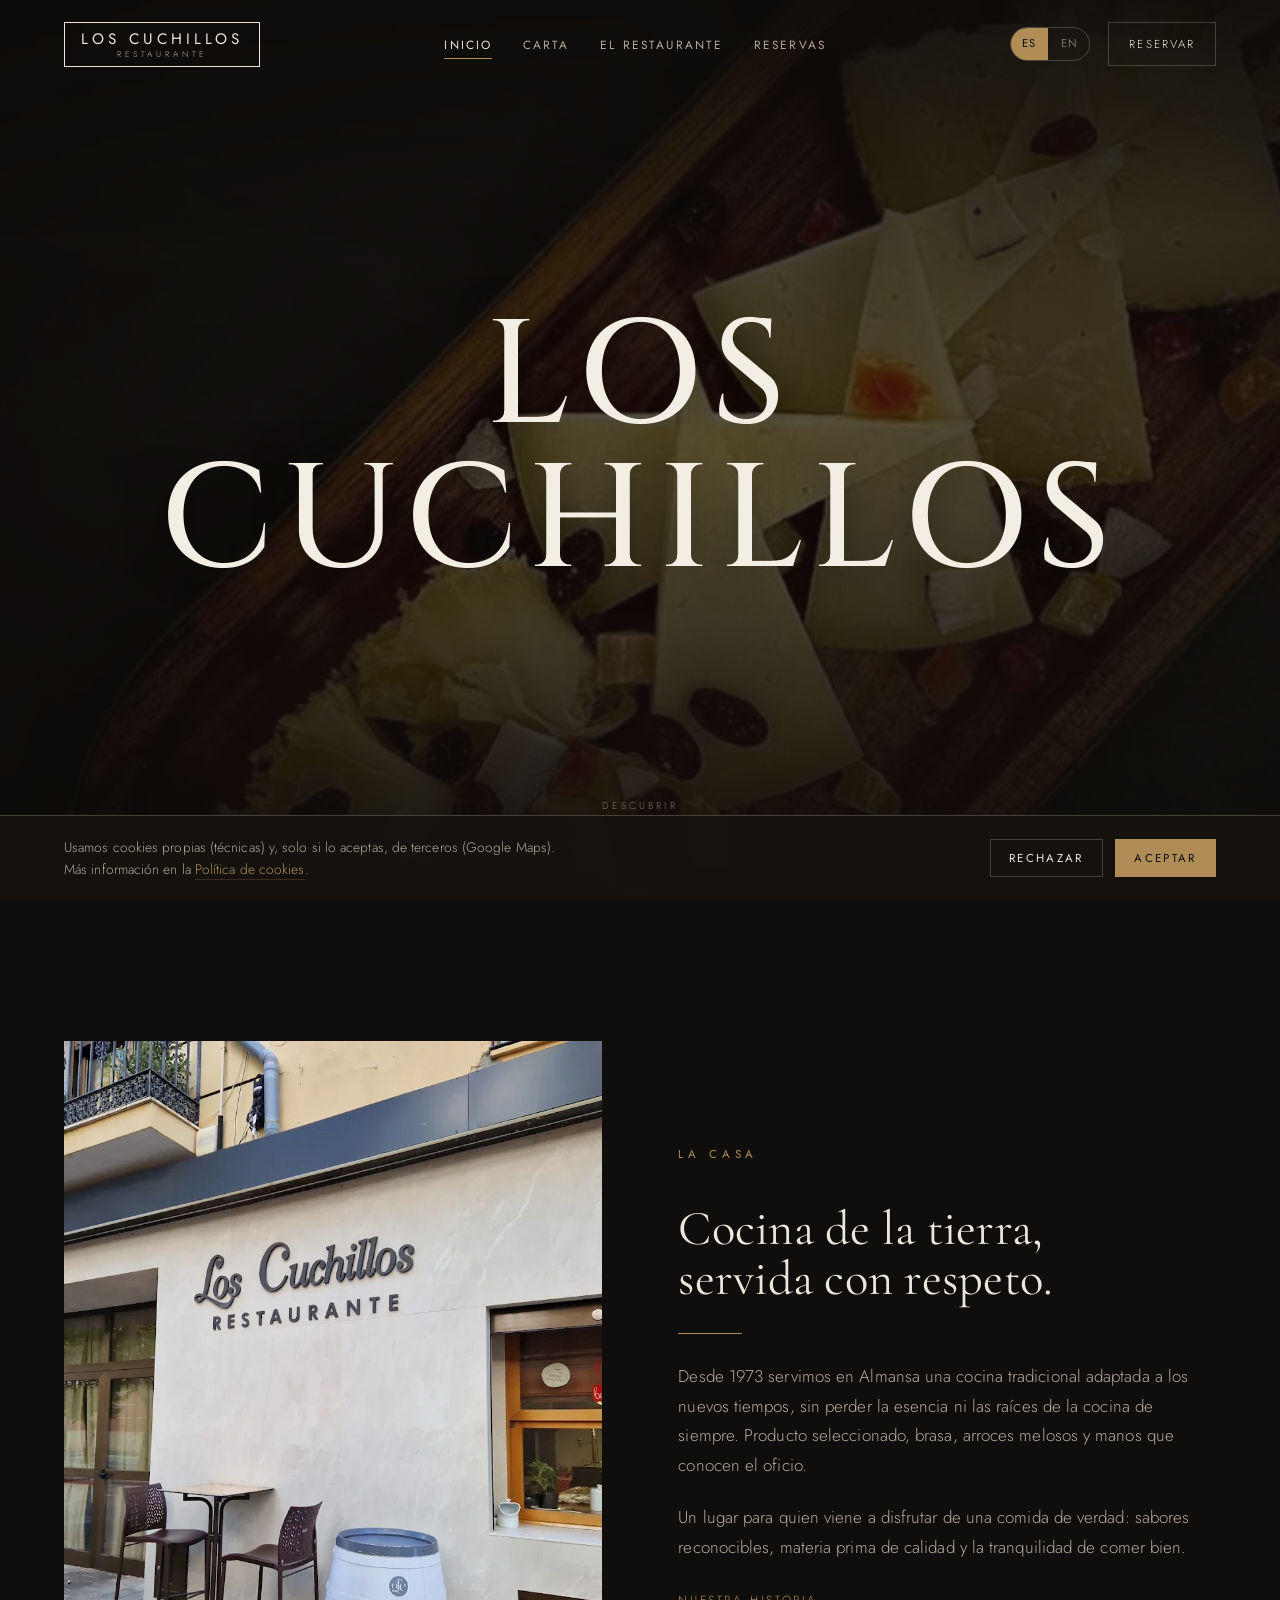
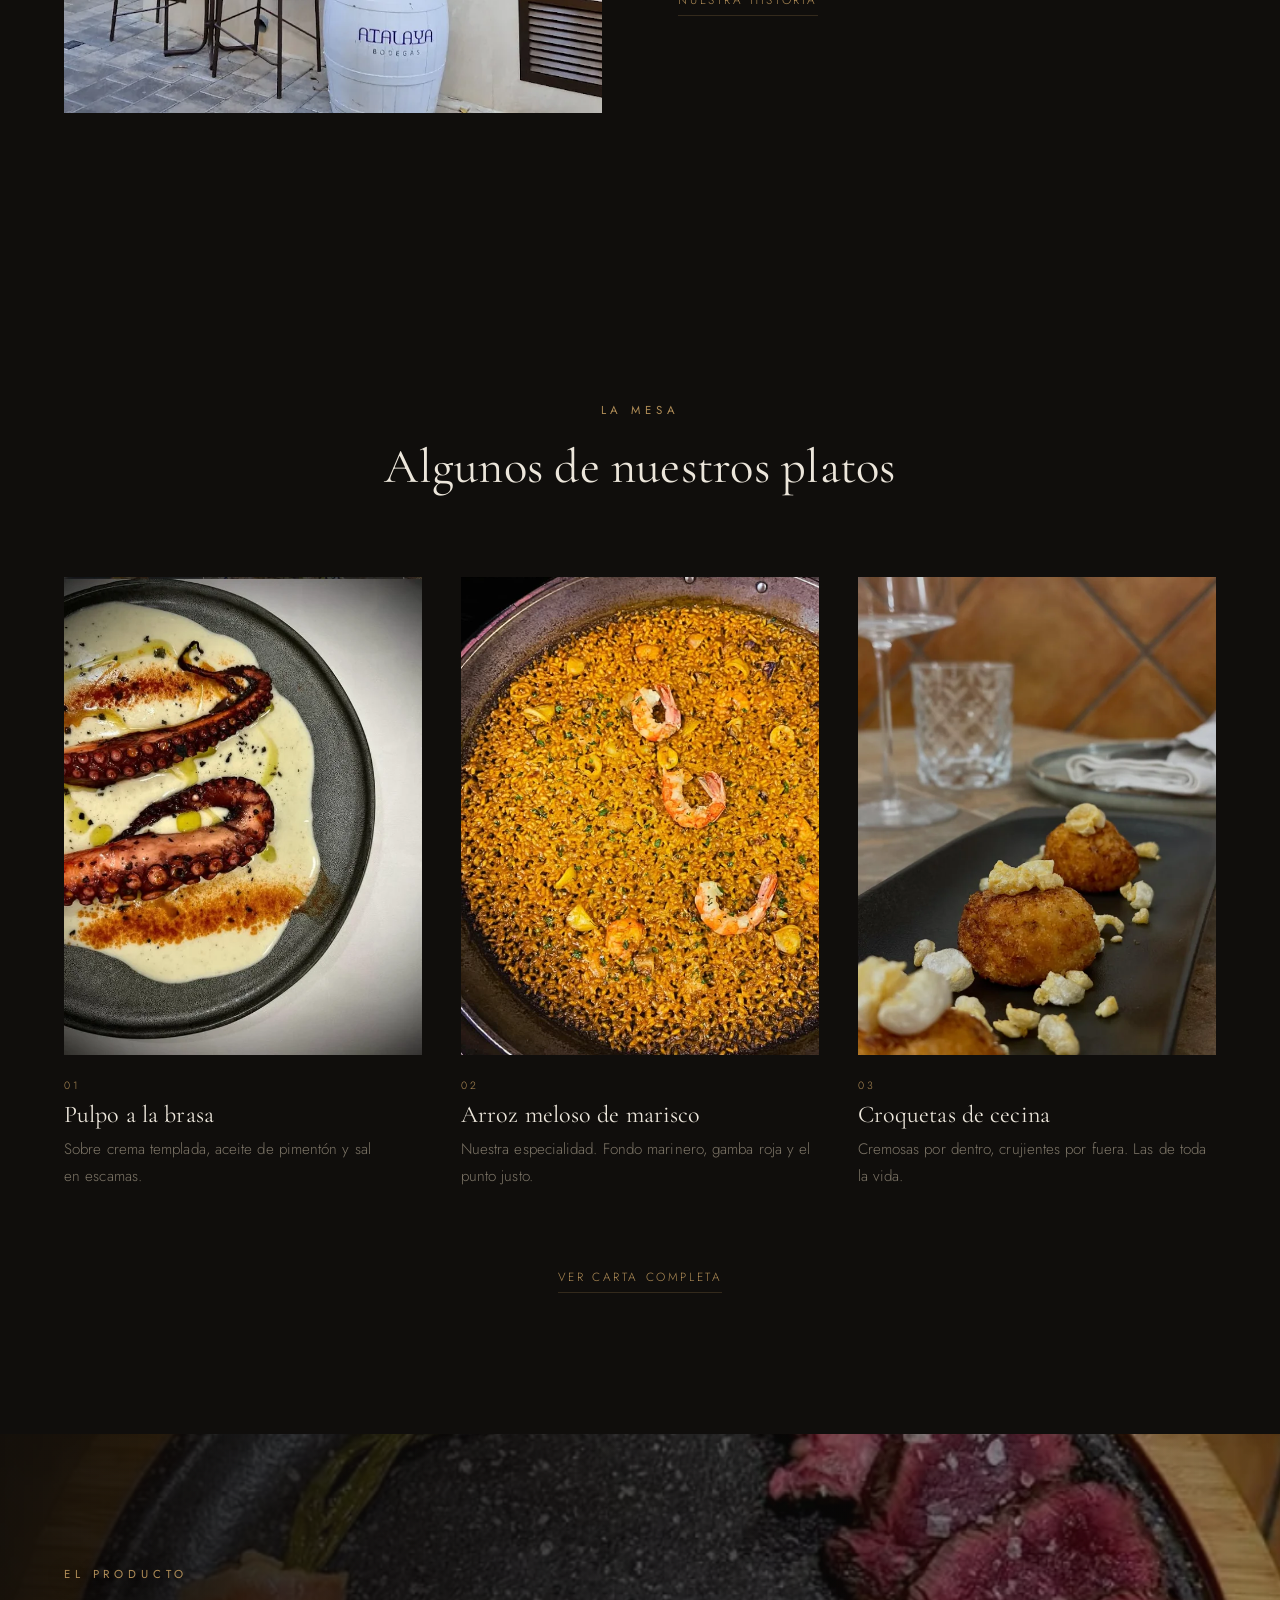
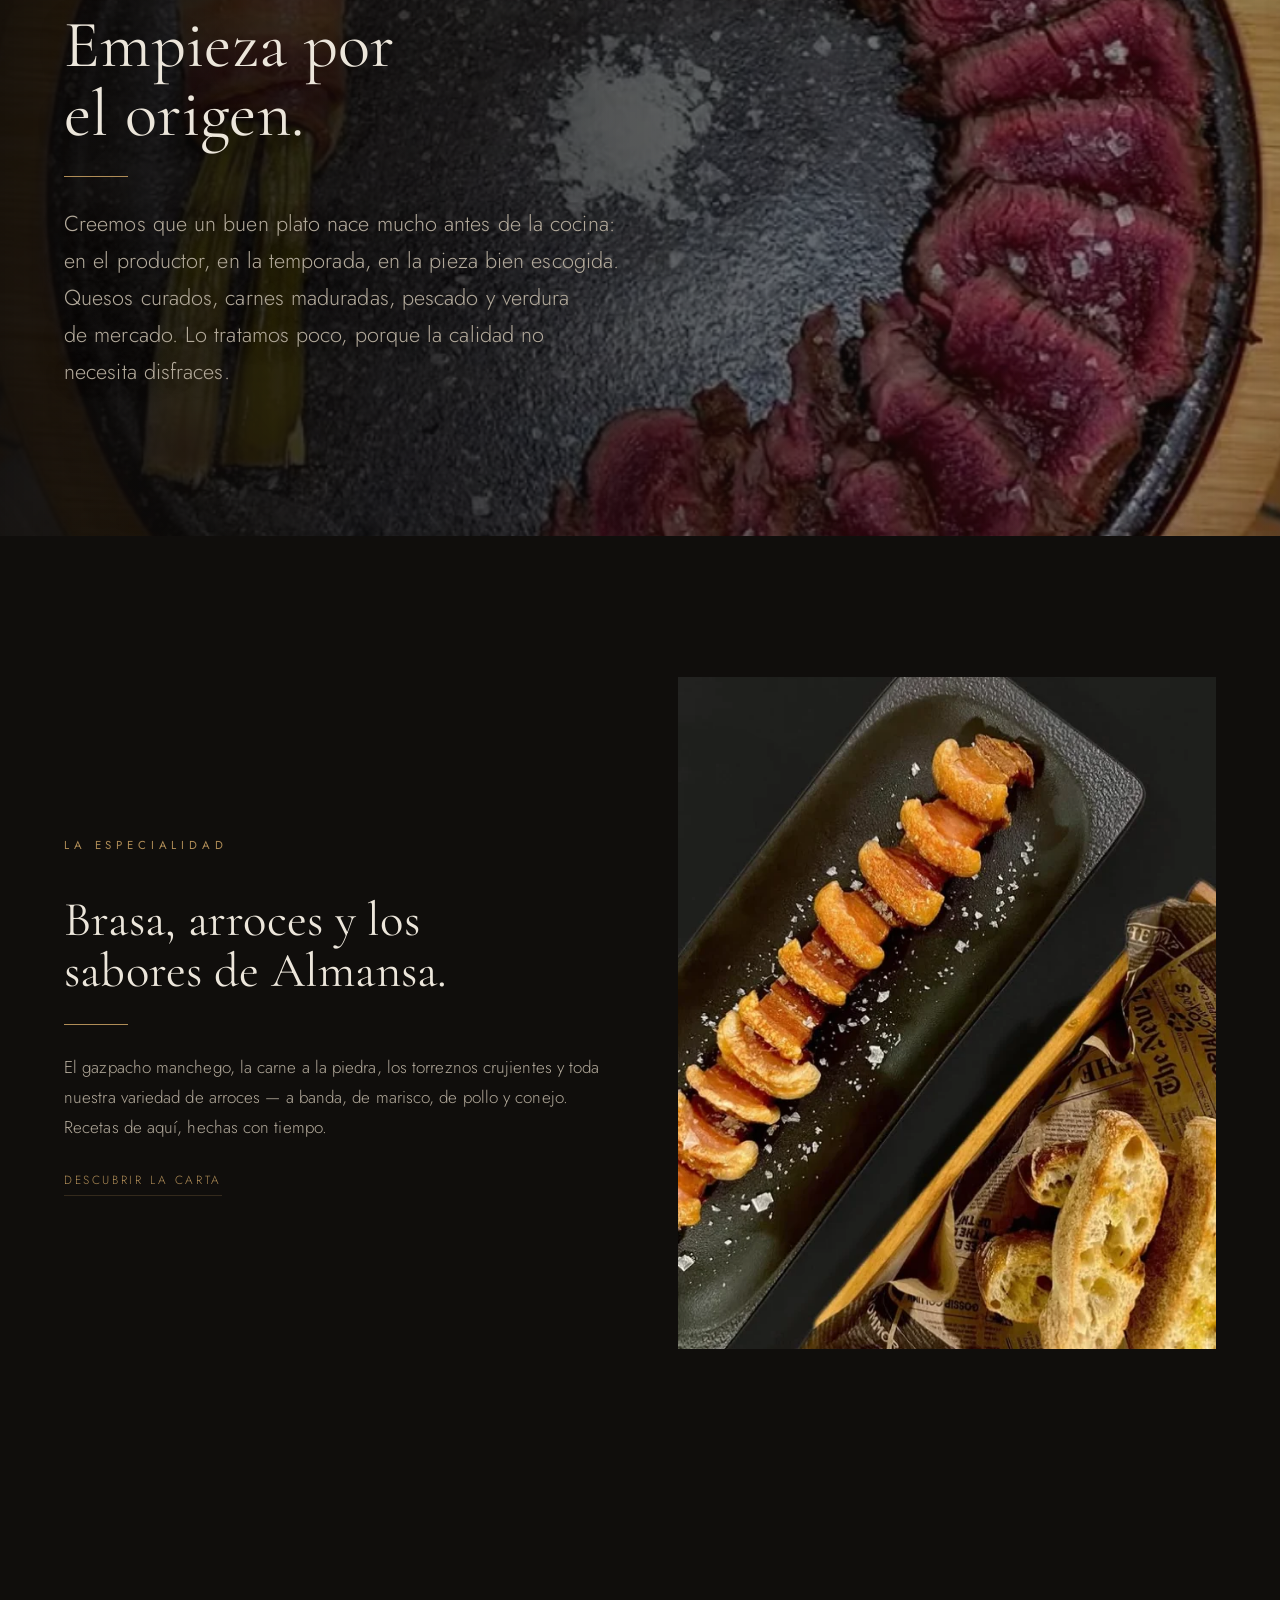
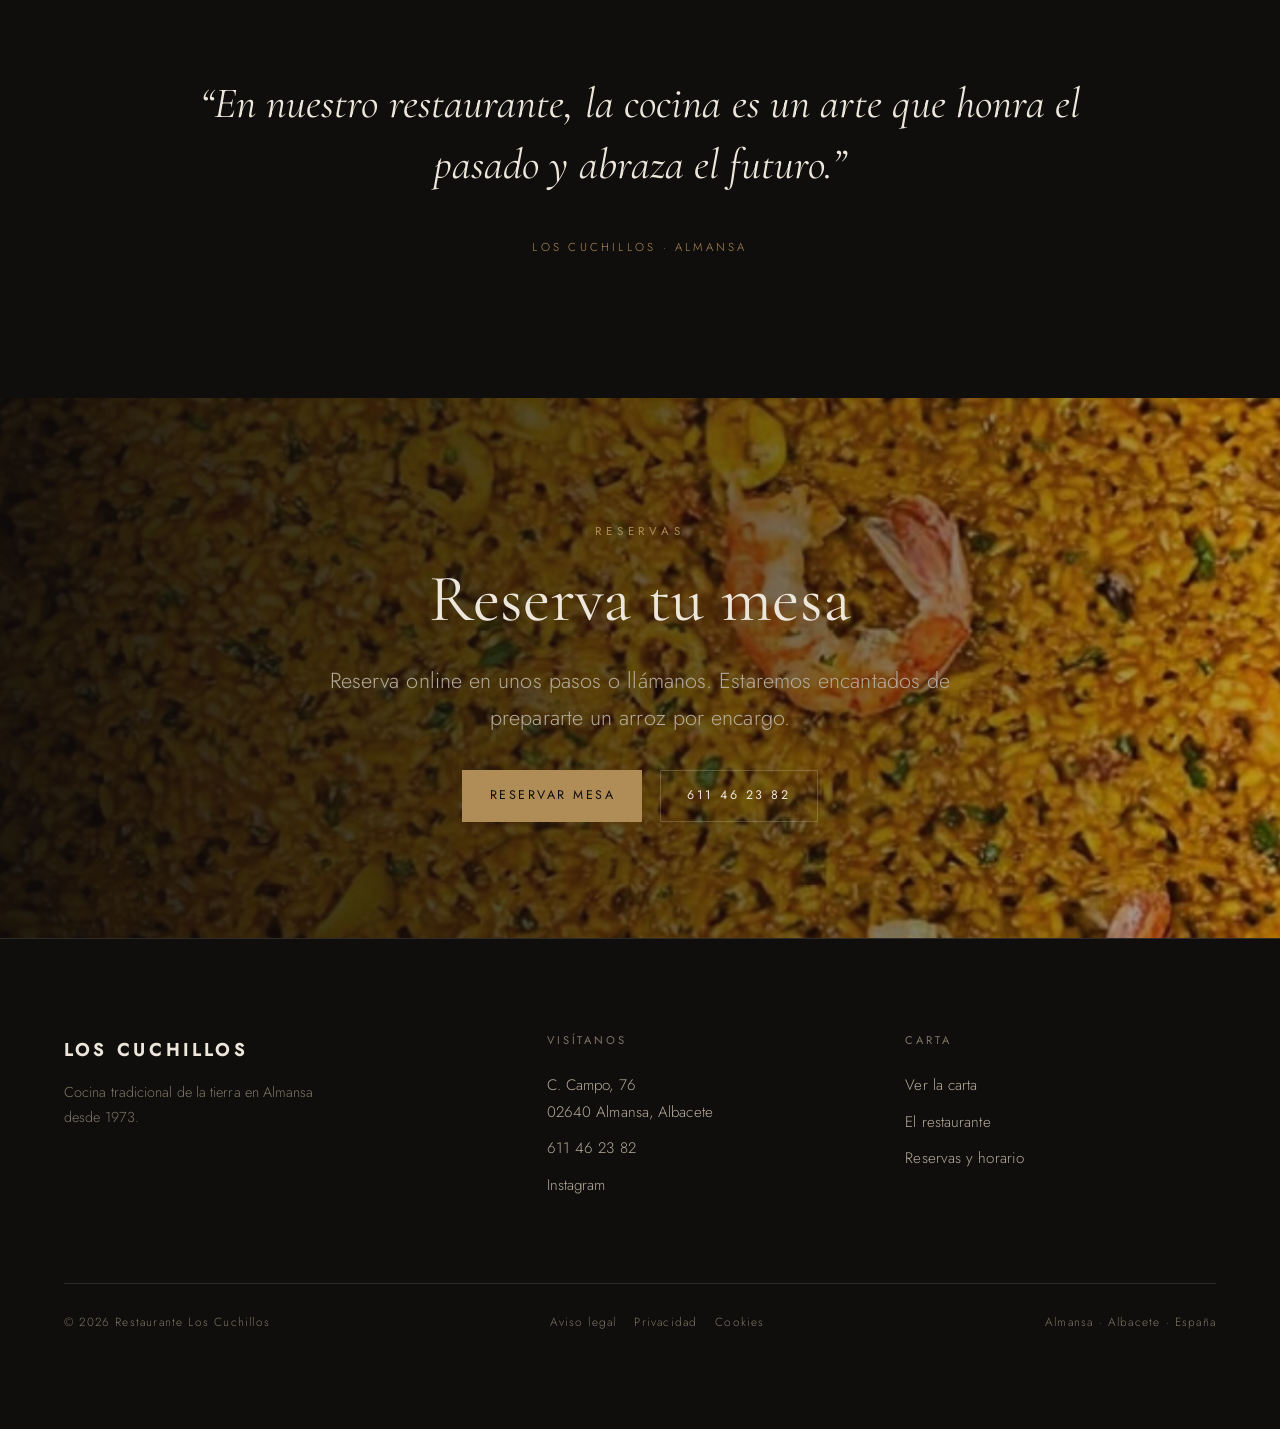
<file: index.html>
<!DOCTYPE html>
<html lang="es">
<head>
<meta charset="UTF-8" />
<meta name="viewport" content="width=device-width, initial-scale=1.0" />
<title data-es="Restaurante Los Cuchillos · Cocina tradicional en Almansa" data-en="Los Cuchillos · Traditional Restaurant in Almansa">Restaurante Los Cuchillos · Cocina tradicional en Almansa</title>
<meta name="description" content="Restaurante en Almansa (Albacete) desde 1973. Cocina tradicional de la tierra: arroces melosos, carnes a la brasa, gazpacho manchego y producto de temporada. Reserva en el 611 46 23 82." />
<link rel="canonical" href="https://lodesiko12.github.io/Web-Los-Cuchillos/" />
<meta name="robots" content="index, follow, max-image-preview:large, max-snippet:-1" />
<meta name="theme-color" content="#100e0c" />
<link rel="icon" href="favicon.ico" sizes="any" />
<link rel="icon" type="image/svg+xml" href="favicon.svg" />
<link rel="apple-touch-icon" href="apple-touch-icon.png" />
<!-- Open Graph / redes sociales -->
<meta property="og:type" content="website" />
<meta property="og:site_name" content="Restaurante Los Cuchillos" />
<meta property="og:locale" content="es_ES" />
<meta property="og:locale:alternate" content="en_US" />
<meta property="og:title" content="Restaurante Los Cuchillos · Cocina tradicional en Almansa" />
<meta property="og:description" content="Cocina tradicional de la tierra en Almansa desde 1973: arroces, brasa y producto de temporada. Reserva en el 611 46 23 82." />
<meta property="og:url" content="https://lodesiko12.github.io/Web-Los-Cuchillos/" />
<meta property="og:image" content="https://lodesiko12.github.io/Web-Los-Cuchillos/og-image.jpg" />
<meta property="og:image:width" content="1200" />
<meta property="og:image:height" content="630" />
<meta property="og:image:alt" content="Restaurante Los Cuchillos · Almansa, desde 1973" />
<meta name="twitter:card" content="summary_large_image" />
<meta name="twitter:title" content="Restaurante Los Cuchillos · Cocina tradicional en Almansa" />
<meta name="twitter:description" content="Cocina tradicional de la tierra en Almansa desde 1973: arroces, brasa y producto de temporada." />
<meta name="twitter:image" content="https://lodesiko12.github.io/Web-Los-Cuchillos/og-image.jpg" />
<link rel="preload" as="image" href="assets/quesos.webp" fetchpriority="high" />
<link rel="stylesheet" href="fonts/fonts.css" />
<link rel="stylesheet" href="css/site.css?v=6" />
<script type="application/ld+json">
{
  "@context": "https://schema.org",
  "@type": "Restaurant",
  "@id": "https://lodesiko12.github.io/Web-Los-Cuchillos/#restaurant",
  "name": "Restaurante Los Cuchillos",
  "url": "https://lodesiko12.github.io/Web-Los-Cuchillos/",
  "image": "https://lodesiko12.github.io/Web-Los-Cuchillos/og-image.jpg",
  "logo": "https://lodesiko12.github.io/Web-Los-Cuchillos/apple-touch-icon.png",
  "description": "Restaurante en Almansa (Albacete) desde 1973. Cocina tradicional de la tierra: arroces melosos, carnes a la brasa, gazpacho manchego y producto de temporada.",
  "telephone": "+34611462382",
  "priceRange": "€€",
  "servesCuisine": ["Mediterránea", "Tradicional española", "Arroces", "Carnes a la brasa"],
  "foundingDate": "1973",
  "currenciesAccepted": "EUR",
  "acceptsReservations": "https://lodesiko12.github.io/Web-Los-Cuchillos/contacto.html",
  "hasMenu": "https://lodesiko12.github.io/Web-Los-Cuchillos/carta.html",
  "address": {
    "@type": "PostalAddress",
    "streetAddress": "Calle Campo, 76",
    "postalCode": "02640",
    "addressLocality": "Almansa",
    "addressRegion": "Albacete",
    "addressCountry": "ES"
  },
  "geo": { "@type": "GeoCoordinates", "latitude": 38.8694, "longitude": -1.0966 },
  "hasMap": "https://maps.google.com/?q=C.+Campo,+76,+02640+Almansa,+Albacete",
  "sameAs": ["https://www.instagram.com/restauranteloscuchillos/"],
  "openingHoursSpecification": [
    { "@type": "OpeningHoursSpecification", "dayOfWeek": ["Monday", "Tuesday", "Thursday"], "opens": "08:00", "closes": "17:30" },
    { "@type": "OpeningHoursSpecification", "dayOfWeek": "Friday", "opens": "08:00", "closes": "17:30" },
    { "@type": "OpeningHoursSpecification", "dayOfWeek": "Friday", "opens": "20:30", "closes": "23:59" },
    { "@type": "OpeningHoursSpecification", "dayOfWeek": "Saturday", "opens": "09:00", "closes": "17:30" },
    { "@type": "OpeningHoursSpecification", "dayOfWeek": "Saturday", "opens": "20:30", "closes": "23:59" },
    { "@type": "OpeningHoursSpecification", "dayOfWeek": "Sunday", "opens": "09:00", "closes": "17:30" }
  ]
}
</script>
</head>
<body>

<!-- ============ NAV ============ -->
<nav class="nav">
  <a class="brand" href="index.html" aria-label="Los Cuchillos">
    <b>Los Cuchillos</b>
    <span>Restaurante</span>
  </a>
  <ul class="nav-links">
    <li><a data-nav="index.html" href="index.html" data-es="Inicio" data-en="Home">Inicio</a></li>
    <li><a data-nav="carta.html" href="carta.html" data-es="Carta" data-en="Menu">Carta</a></li>
    <li><a data-nav="restaurante.html" href="restaurante.html" data-es="El Restaurante" data-en="The Restaurant">El Restaurante</a></li>
    <li><a data-nav="contacto.html" href="contacto.html" data-es="Reservas" data-en="Reservations">Reservas</a></li>
  </ul>
  <div class="nav-right">
    <div class="lang" role="group" aria-label="Idioma">
      <button data-lang="es" class="on">ES</button>
      <button data-lang="en">EN</button>
    </div>
    <a class="nav-cta" href="contacto.html#reservar" data-es="Reservar" data-en="Book">Reservar</a>
    <button class="burger" aria-label="Menú"><span></span><span></span><span></span></button>
  </div>
</nav>

<!-- ============ MENÚ MÓVIL ============ -->
<div class="mobile-menu">
  <a href="index.html" data-es="Inicio" data-en="Home">Inicio</a>
  <a href="carta.html" data-es="Carta" data-en="Menu">Carta</a>
  <a href="restaurante.html" data-es="El Restaurante" data-en="The Restaurant">El Restaurante</a>
  <a href="contacto.html" data-es="Reservas" data-en="Reservations">Reservas</a>
  <div class="mm-foot">
    <a href="tel:+34611462382" style="border:0;padding:0;font-family:var(--font-sans);font-size:.95rem">611 46 23 82</a>
    <div data-es="C. Campo, 76 · Almansa" data-en="C. Campo, 76 · Almansa">C. Campo, 76 · Almansa</div>
  </div>
</div>

<!-- ============ HERO ============ -->
<header class="hero">
  <div class="hero__media hero__slides" data-hero-slideshow>
    <div class="hero__slide is-active" style="background-image:url('assets/quesos.webp')"></div>
    <div class="hero__slide" style="background-image:url('assets/paella.webp')"></div>
    <div class="hero__slide" style="background-image:url('assets/coctel.webp')"></div>
  </div>
  <div class="hero__inner">
    <h1 class="hero__name reveal" data-es="Los Cuchillos" data-en="Los Cuchillos">Los Cuchillos</h1>
  </div>
  <div class="scroll-cue"><span data-es="Descubrir" data-en="Discover">Descubrir</span><i></i></div>
</header>

<!-- ============ INTRO ============ -->
<section class="section wrap">
  <div class="split">
    <div class="split__media reveal"><img width="1360" height="1020" decoding="async" loading="lazy" src="assets/fachada.webp" alt="Fachada del Restaurante Los Cuchillos en Almansa" /></div>
    <div class="split__body reveal d1">
      <span class="eyebrow" data-es="La casa" data-en="The house">La casa</span>
      <h2 class="h-lg" style="margin-top:18px" data-es="Cocina de la tierra, servida con respeto." data-en="Food of the land, served with respect.">Cocina de la tierra, servida con respeto.</h2>
      <hr class="hairline" />
      <p data-es="Desde 1973 servimos en Almansa una cocina tradicional adaptada a los nuevos tiempos, sin perder la esencia ni las raíces de la cocina de siempre. Producto seleccionado, brasa, arroces melosos y manos que conocen el oficio."
         data-en="Since 1973 we have served in Almansa a traditional cuisine adapted to modern times, without losing the essence or the roots of the cooking of old. Selected produce, live fire, soupy rices and hands that know the craft.">
         Desde 1973 servimos en Almansa una cocina tradicional adaptada a los nuevos tiempos, sin perder la esencia ni las raíces de la cocina de siempre. Producto seleccionado, brasa, arroces melosos y manos que conocen el oficio.
      </p>
      <p data-es="Un lugar para quien viene a disfrutar de una comida de verdad: sabores reconocibles, materia prima de calidad y la tranquilidad de comer bien."
         data-en="A place for those who come to enjoy real food: familiar flavours, quality ingredients and the calm of eating well.">
         Un lugar para quien viene a disfrutar de una comida de verdad: sabores reconocibles, materia prima de calidad y la tranquilidad de comer bien.
      </p>
      <a class="link-line" href="restaurante.html" data-es="Nuestra historia" data-en="Our story">Nuestra historia</a>
    </div>
  </div>
</section>

<!-- ============ MENÚ DEL DÍA (dinámico desde Google Sheets) ============ -->
<section class="section wrap" id="menudia-home"></section>

<!-- ============ PLATOS DESTACADOS ============ -->
<section class="section wrap">
  <div class="center reveal" style="margin-bottom:clamp(48px,7vw,84px)">
    <span class="eyebrow" data-es="La mesa" data-en="The table">La mesa</span>
    <h2 class="h-lg" style="margin-top:18px" data-es="Algunos de nuestros platos" data-en="A few of our dishes">Algunos de nuestros platos</h2>
  </div>
  <div class="dishes">
    <article class="dish reveal">
      <div class="dish__media"><img width="628" height="838" decoding="async" loading="lazy" src="assets/pulpo.webp" alt="Pulpo a la brasa" /></div>
      <div class="dish__num">01</div>
      <h3 data-es="Pulpo a la brasa" data-en="Char-grilled octopus">Pulpo a la brasa</h3>
      <p data-es="Sobre crema templada, aceite de pimentón y sal en escamas." data-en="Over a warm cream, paprika oil and flaked salt.">Sobre crema templada, aceite de pimentón y sal en escamas.</p>
    </article>
    <article class="dish reveal d1">
      <div class="dish__media"><img width="624" height="836" decoding="async" loading="lazy" src="assets/arroz.webp" alt="Arroz meloso de marisco" /></div>
      <div class="dish__num">02</div>
      <h3 data-es="Arroz meloso de marisco" data-en="Soupy seafood rice">Arroz meloso de marisco</h3>
      <p data-es="Nuestra especialidad. Fondo marinero, gamba roja y el punto justo." data-en="Our speciality. Seafood stock, red prawn and a perfect bite.">Nuestra especialidad. Fondo marinero, gamba roja y el punto justo.</p>
    </article>
    <article class="dish reveal d2">
      <div class="dish__media"><img width="625" height="837" decoding="async" loading="lazy" src="assets/croquetas.webp" alt="Croquetas de cecina" /></div>
      <div class="dish__num">03</div>
      <h3 data-es="Croquetas de cecina" data-en="Cecina croquettes">Croquetas de cecina</h3>
      <p data-es="Cremosas por dentro, crujientes por fuera. Las de toda la vida." data-en="Creamy within, crisp without. The ones we have always made.">Cremosas por dentro, crujientes por fuera. Las de toda la vida.</p>
    </article>
  </div>
  <div class="center reveal" style="margin-top:clamp(48px,6vw,72px)">
    <a class="link-line" href="carta.html" data-es="Ver carta completa" data-en="See the full menu">Ver carta completa</a>
  </div>
</section>

<!-- ============ FEATURE · PRODUCTO ============ -->
<section class="feature">
  <div class="feature__media"><img width="804" height="798" decoding="async" loading="lazy" data-parallax="0.1" src="assets/chuleton.webp" alt="Carne madurada a la piedra" /></div>
  <div class="wrap" style="width:100%">
    <div class="feature__inner reveal">
      <span class="eyebrow" data-es="El producto" data-en="The produce">El producto</span>
      <h2 class="h-xl" style="margin-top:22px" data-es="Empieza por el origen." data-en="It begins with the origin.">Empieza por el origen.</h2>
      <hr class="hairline" />
      <p class="lead" data-es="Creemos que un buen plato nace mucho antes de la cocina: en el productor, en la temporada, en la pieza bien escogida. Quesos curados, carnes maduradas, pescado y verdura de mercado. Lo tratamos poco, porque la calidad no necesita disfraces."
         data-en="We believe a good dish is born long before the kitchen: in the producer, the season, the well-chosen cut. Cured cheeses, aged meats, market fish and vegetables. We handle them lightly — quality needs no disguise.">
         Creemos que un buen plato nace mucho antes de la cocina: en el productor, en la temporada, en la pieza bien escogida. Quesos curados, carnes maduradas, pescado y verdura de mercado. Lo tratamos poco, porque la calidad no necesita disfraces.
      </p>
    </div>
  </div>
</section>

<!-- ============ ESPECIALIDAD · ARROCES ============ -->
<section class="section wrap">
  <div class="split rev">
    <div class="split__media reveal"><img width="629" height="823" decoding="async" loading="lazy" src="assets/torreznos.webp" alt="Torreznos con pan" /></div>
    <div class="split__body reveal d1">
      <span class="eyebrow" data-es="La especialidad" data-en="The speciality">La especialidad</span>
      <h2 class="h-lg" style="margin:18px 0 0" data-es="Brasa, arroces y los sabores de Almansa." data-en="Live fire, rice and the flavours of Almansa.">Brasa, arroces y los sabores de Almansa.</h2>
      <hr class="hairline" />
      <p data-es="El gazpacho manchego, la carne a la piedra, los torreznos crujientes y toda nuestra variedad de arroces — a banda, de marisco, de pollo y conejo. Recetas de aquí, hechas con tiempo."
         data-en="The Manchego gazpacho, meat seared on hot stone, crisp pork torreznos and our full range of rices — a banda, seafood, chicken and rabbit. Recipes from here, made with time.">
         El gazpacho manchego, la carne a la piedra, los torreznos crujientes y toda nuestra variedad de arroces — a banda, de marisco, de pollo y conejo. Recetas de aquí, hechas con tiempo.
      </p>
      <a class="link-line" href="carta.html" data-es="Descubrir la carta" data-en="Explore the menu">Descubrir la carta</a>
    </div>
  </div>
</section>

<!-- ============ CITA ============ -->
<section class="section wrap">
  <div class="quote reveal">
    <p data-es="“En nuestro restaurante, la cocina es un arte que honra el pasado y abraza el futuro.”"
       data-en="“In our restaurant, cooking is an art that honours the past and embraces the future.”">“En nuestro restaurante, la cocina es un arte que honra el pasado y abraza el futuro.”</p>
    <cite data-es="Los Cuchillos · Almansa" data-en="Los Cuchillos · Almansa">Los Cuchillos · Almansa</cite>
  </div>
</section>

<!-- ============ CTA RESERVA ============ -->
<section class="feature" style="min-height:60svh">
  <div class="feature__media"><img width="624" height="836" decoding="async" loading="lazy" data-parallax="0.08" src="assets/arroz.webp" alt="Arroz" /></div>
  <div class="wrap center" style="width:100%;position:relative;z-index:2">
    <div class="reveal" style="max-width:720px;margin-inline:auto">
      <span class="eyebrow" data-es="Reservas" data-en="Reservations">Reservas</span>
      <h2 class="h-xl" style="margin:20px 0 28px" data-es="Reserva tu mesa" data-en="Book your table">Reserva tu mesa</h2>
      <p class="lead" data-es="Reserva online en unos pasos o llámanos. Estaremos encantados de prepararte un arroz por encargo." data-en="Book online in a few steps or give us a call. We will gladly prepare a rice to order for you.">Reserva online en unos pasos o llámanos. Estaremos encantados de prepararte un arroz por encargo.</p>
      <div class="hero__cues" style="margin-top:34px">
        <a class="btn btn--solid" href="contacto.html#reservar" data-es="Reservar mesa" data-en="Book a table">Reservar mesa</a>
        <a class="btn" href="tel:+34611462382">611 46 23 82</a>
      </div>
    </div>
  </div>
</section>

<!-- ============ FOOTER ============ -->
<footer class="footer">
  <div class="wrap">
    <div class="footer__grid">
      <div class="footer__brand">
        <b>Los Cuchillos</b>
        <p data-es="Cocina tradicional de la tierra en Almansa desde 1973." data-en="Traditional food of the land in Almansa since 1973.">Cocina tradicional de la tierra en Almansa desde 1973.</p>
      </div>
      <div>
        <h4 data-es="Visítanos" data-en="Visit us">Visítanos</h4>
        <a href="https://maps.google.com/?q=C.+Campo,+76,+02640+Almansa,+Albacete" target="_blank" rel="noopener">C. Campo, 76<br />02640 Almansa, Albacete</a>
        <a href="tel:+34611462382">611 46 23 82</a>
        <a href="https://www.instagram.com/restauranteloscuchillos/" target="_blank" rel="noopener">Instagram</a>
      </div>
      <div>
        <h4 data-es="Carta" data-en="Menu">Carta</h4>
        <a href="carta.html" data-es="Ver la carta" data-en="View the menu">Ver la carta</a>
        <a href="restaurante.html" data-es="El restaurante" data-en="The restaurant">El restaurante</a>
        <a href="contacto.html" data-es="Reservas y horario" data-en="Reservations & hours">Reservas y horario</a>
      </div>
    </div>
    <div class="footer__bot">
      <span>© 2026 Restaurante Los Cuchillos</span>
      <nav class="footer__legal" aria-label="Legal">
        <a href="aviso-legal.html" data-es="Aviso legal" data-en="Legal notice">Aviso legal</a>
        <a href="privacidad.html" data-es="Privacidad" data-en="Privacy">Privacidad</a>
        <a href="cookies.html" data-es="Cookies" data-en="Cookies">Cookies</a>
      </nav>
      <span data-es="Almansa · Albacete · España" data-en="Almansa · Albacete · Spain">Almansa · Albacete · España</span>
    </div>
  </div>
</footer>

<script src="js/site.js?v=2"></script>
<script src="js/menu.js?v=4" defer></script>
</body>
</html>
</file>
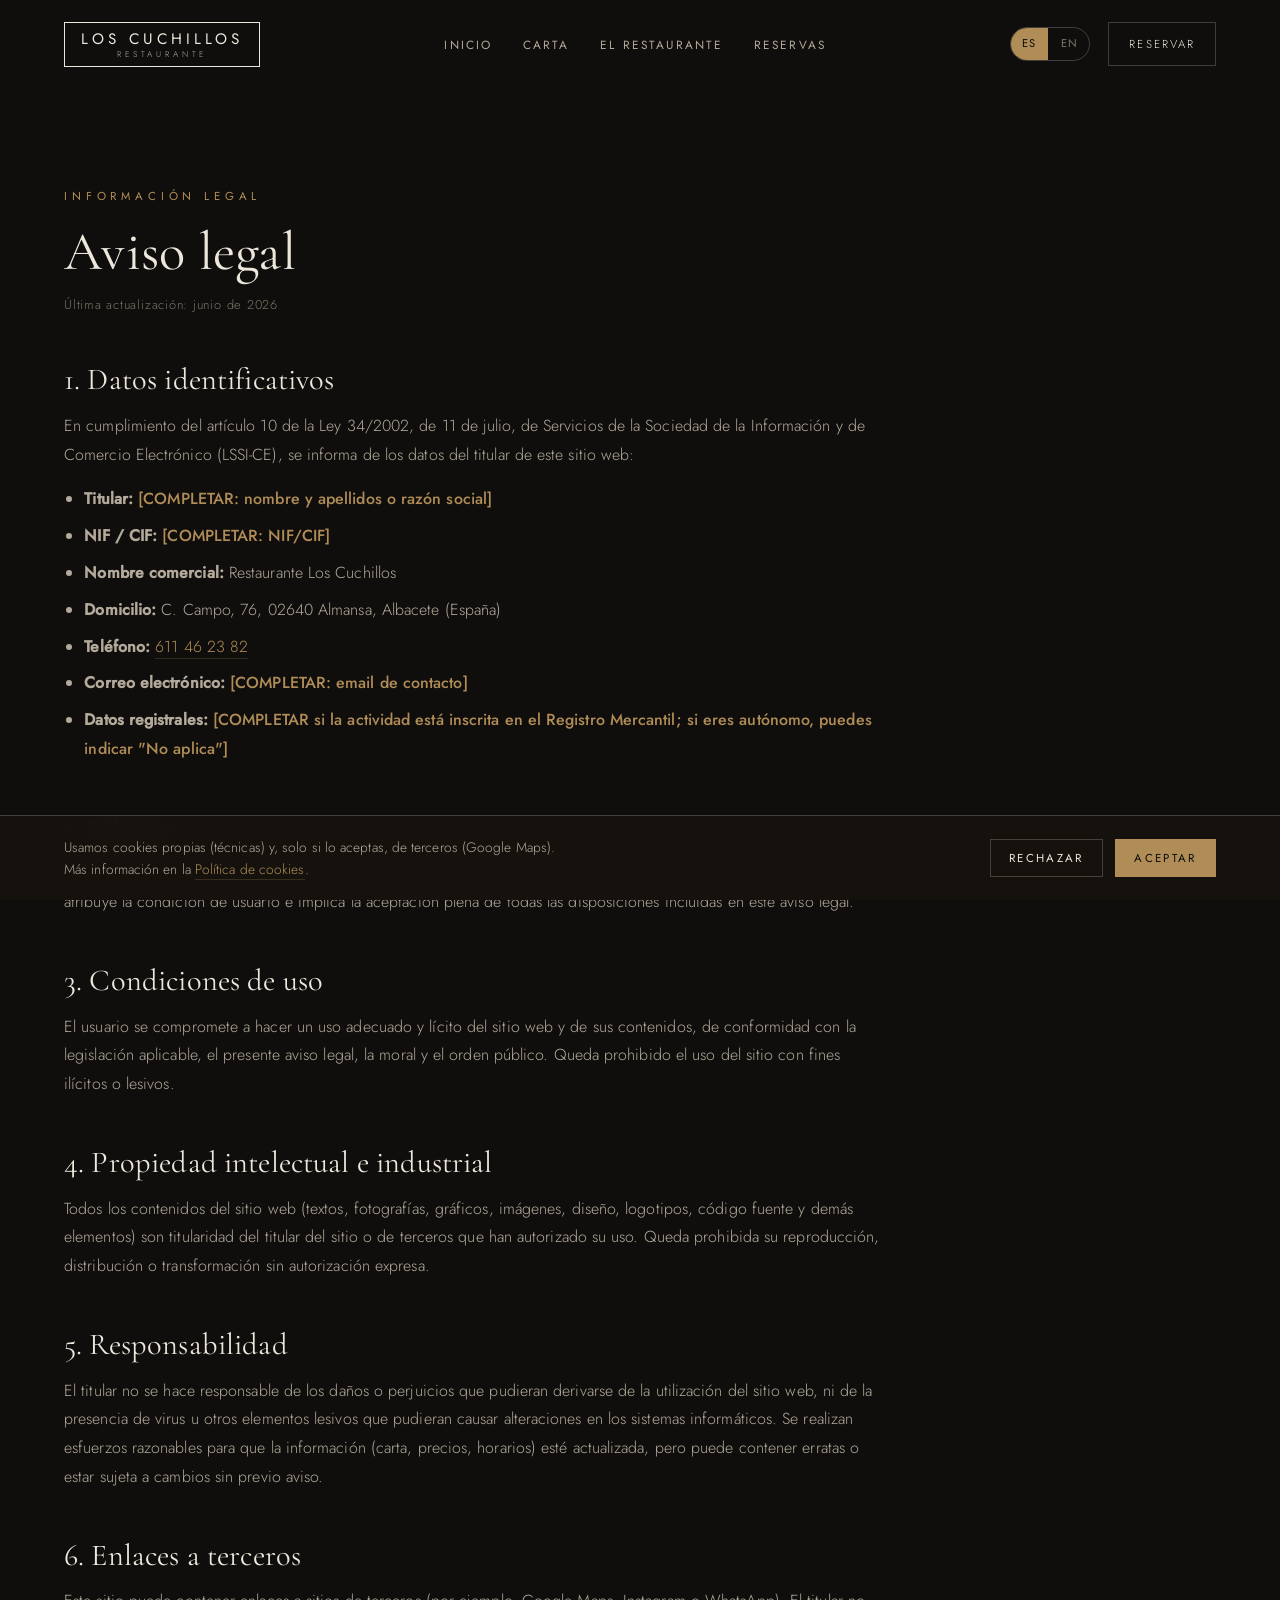
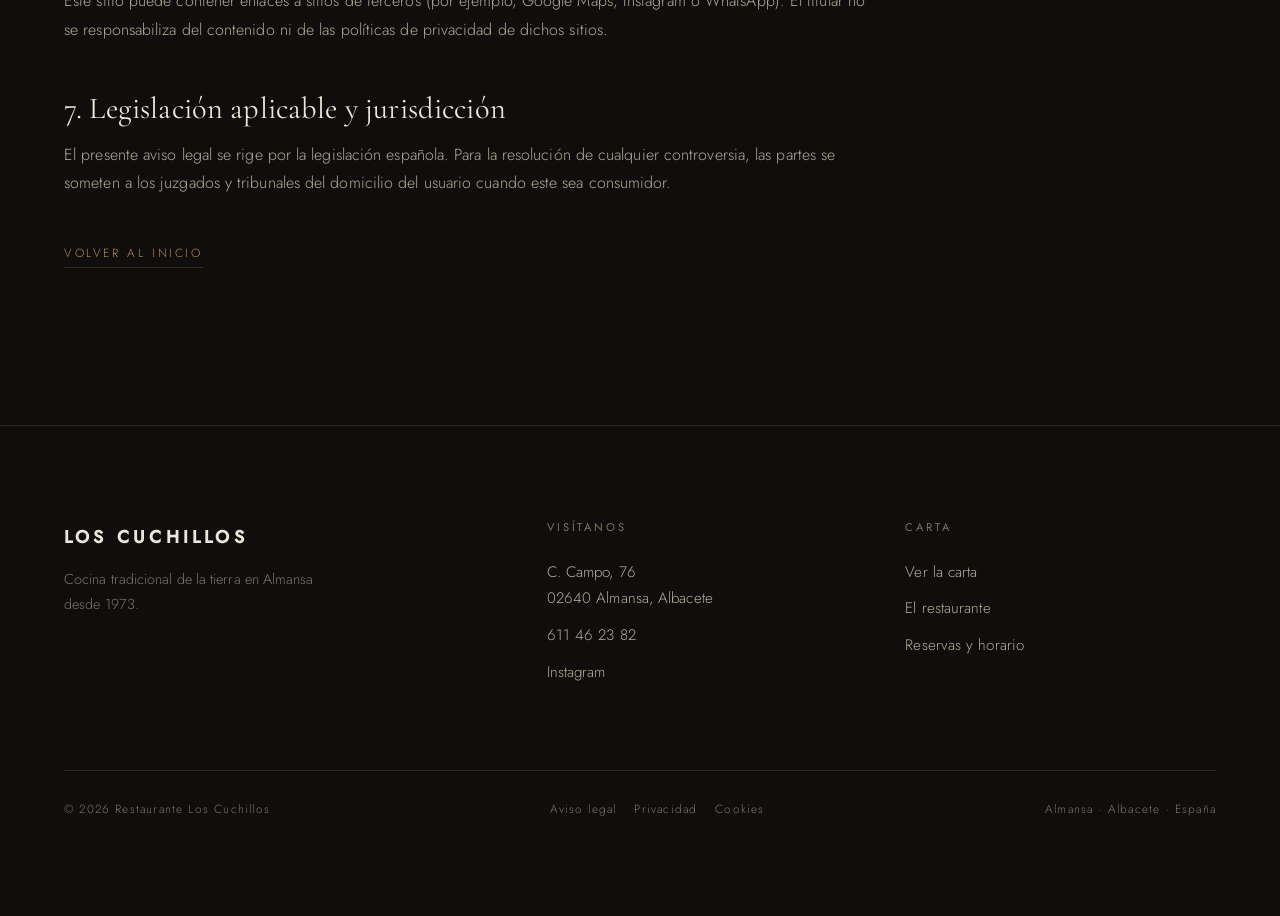
<file: aviso-legal.html>
<!DOCTYPE html>
<html lang="es">
<head>
<meta charset="UTF-8" />
<meta name="viewport" content="width=device-width, initial-scale=1.0" />
<title data-es="Aviso legal · Los Cuchillos" data-en="Legal notice · Los Cuchillos">Aviso legal · Los Cuchillos</title>
<meta name="description" content="Aviso legal del sitio web de Restaurante Los Cuchillos (Almansa)." />
<link rel="canonical" href="https://lodesiko12.github.io/Web-Los-Cuchillos/aviso-legal.html" />
<meta name="robots" content="index, follow" />
<meta name="theme-color" content="#100e0c" />
<link rel="icon" href="favicon.ico" sizes="any" />
<link rel="icon" type="image/svg+xml" href="favicon.svg" />
<link rel="apple-touch-icon" href="apple-touch-icon.png" />
<link rel="stylesheet" href="fonts/fonts.css" />
<link rel="stylesheet" href="css/site.css?v=6" />
</head>
<body>

<nav class="nav">
  <a class="brand" href="index.html" aria-label="Los Cuchillos"><b>Los Cuchillos</b><span>Restaurante</span></a>
  <ul class="nav-links">
    <li><a data-nav="index.html" href="index.html" data-es="Inicio" data-en="Home">Inicio</a></li>
    <li><a data-nav="carta.html" href="carta.html" data-es="Carta" data-en="Menu">Carta</a></li>
    <li><a data-nav="restaurante.html" href="restaurante.html" data-es="El Restaurante" data-en="The Restaurant">El Restaurante</a></li>
    <li><a data-nav="contacto.html" href="contacto.html" data-es="Reservas" data-en="Reservations">Reservas</a></li>
  </ul>
  <div class="nav-right">
    <div class="lang" role="group" aria-label="Idioma"><button data-lang="es" class="on">ES</button><button data-lang="en">EN</button></div>
    <a class="nav-cta" href="contacto.html#reservar" data-es="Reservar" data-en="Book">Reservar</a>
    <button class="burger" aria-label="Menú"><span></span><span></span><span></span></button>
  </div>
</nav>
<div class="mobile-menu">
  <a href="index.html" data-es="Inicio" data-en="Home">Inicio</a>
  <a href="carta.html" data-es="Carta" data-en="Menu">Carta</a>
  <a href="restaurante.html" data-es="El Restaurante" data-en="The Restaurant">El Restaurante</a>
  <a href="contacto.html" data-es="Reservas" data-en="Reservations">Reservas</a>
  <div class="mm-foot"><a href="tel:+34611462382" style="border:0;padding:0;font-family:var(--font-sans);font-size:.95rem">611 46 23 82</a></div>
</div>

<section class="section wrap" style="padding-top:clamp(120px,16vw,180px)">
  <div class="legal">
    <span class="eyebrow">Información legal</span>
    <h1 style="margin-top:14px">Aviso legal</h1>
    <p class="updated">Última actualización: junio de 2026</p>

    <h2>1. Datos identificativos</h2>
    <p>En cumplimiento del artículo 10 de la Ley 34/2002, de 11 de julio, de Servicios de la
    Sociedad de la Información y de Comercio Electrónico (LSSI-CE), se informa de los datos
    del titular de este sitio web:</p>
    <ul>
      <li><strong>Titular:</strong> <span class="placeholder">[COMPLETAR: nombre y apellidos o razón social]</span></li>
      <li><strong>NIF / CIF:</strong> <span class="placeholder">[COMPLETAR: NIF/CIF]</span></li>
      <li><strong>Nombre comercial:</strong> Restaurante Los Cuchillos</li>
      <li><strong>Domicilio:</strong> C. Campo, 76, 02640 Almansa, Albacete (España)</li>
      <li><strong>Teléfono:</strong> <a href="tel:+34611462382">611 46 23 82</a></li>
      <li><strong>Correo electrónico:</strong> <span class="placeholder">[COMPLETAR: email de contacto]</span></li>
      <li><strong>Datos registrales:</strong> <span class="placeholder">[COMPLETAR si la actividad está inscrita en el Registro Mercantil; si eres autónomo, puedes indicar "No aplica"]</span></li>
    </ul>

    <h2>2. Objeto</h2>
    <p>El presente aviso legal regula el uso del sitio web cuyo titular es el indicado
    anteriormente. La navegación por el sitio atribuye la condición de usuario e implica la
    aceptación plena de todas las disposiciones incluidas en este aviso legal.</p>

    <h2>3. Condiciones de uso</h2>
    <p>El usuario se compromete a hacer un uso adecuado y lícito del sitio web y de sus
    contenidos, de conformidad con la legislación aplicable, el presente aviso legal, la moral
    y el orden público. Queda prohibido el uso del sitio con fines ilícitos o lesivos.</p>

    <h2>4. Propiedad intelectual e industrial</h2>
    <p>Todos los contenidos del sitio web (textos, fotografías, gráficos, imágenes, diseño,
    logotipos, código fuente y demás elementos) son titularidad del titular del sitio o de
    terceros que han autorizado su uso. Queda prohibida su reproducción, distribución o
    transformación sin autorización expresa.</p>

    <h2>5. Responsabilidad</h2>
    <p>El titular no se hace responsable de los daños o perjuicios que pudieran derivarse de la
    utilización del sitio web, ni de la presencia de virus u otros elementos lesivos que
    pudieran causar alteraciones en los sistemas informáticos. Se realizan esfuerzos razonables
    para que la información (carta, precios, horarios) esté actualizada, pero puede contener
    erratas o estar sujeta a cambios sin previo aviso.</p>

    <h2>6. Enlaces a terceros</h2>
    <p>Este sitio puede contener enlaces a sitios de terceros (por ejemplo, Google Maps,
    Instagram o WhatsApp). El titular no se responsabiliza del contenido ni de las políticas de
    privacidad de dichos sitios.</p>

    <h2>7. Legislación aplicable y jurisdicción</h2>
    <p>El presente aviso legal se rige por la legislación española. Para la resolución de
    cualquier controversia, las partes se someten a los juzgados y tribunales del domicilio del
    usuario cuando este sea consumidor.</p>

    <p style="margin-top:40px"><a class="link-line" href="index.html" data-es="Volver al inicio" data-en="Back to home">Volver al inicio</a></p>
  </div>
</section>

<footer class="footer">
  <div class="wrap">
    <div class="footer__grid">
      <div class="footer__brand"><b>Los Cuchillos</b><p data-es="Cocina tradicional de la tierra en Almansa desde 1973." data-en="Traditional food of the land in Almansa since 1973.">Cocina tradicional de la tierra en Almansa desde 1973.</p></div>
      <div><h4 data-es="Visítanos" data-en="Visit us">Visítanos</h4><a href="https://maps.google.com/?q=C.+Campo,+76,+02640+Almansa,+Albacete" target="_blank" rel="noopener">C. Campo, 76<br />02640 Almansa, Albacete</a><a href="tel:+34611462382">611 46 23 82</a><a href="https://www.instagram.com/restauranteloscuchillos/" target="_blank" rel="noopener">Instagram</a></div>
      <div><h4 data-es="Carta" data-en="Menu">Carta</h4><a href="carta.html" data-es="Ver la carta" data-en="View the menu">Ver la carta</a><a href="restaurante.html" data-es="El restaurante" data-en="The restaurant">El restaurante</a><a href="contacto.html" data-es="Reservas y horario" data-en="Reservations & hours">Reservas y horario</a></div>
    </div>
    <div class="footer__bot">
      <span>© 2026 Restaurante Los Cuchillos</span>
      <nav class="footer__legal" aria-label="Legal">
        <a href="aviso-legal.html" data-es="Aviso legal" data-en="Legal notice">Aviso legal</a>
        <a href="privacidad.html" data-es="Privacidad" data-en="Privacy">Privacidad</a>
        <a href="cookies.html" data-es="Cookies" data-en="Cookies">Cookies</a>
      </nav>
      <span data-es="Almansa · Albacete · España" data-en="Almansa · Albacete · Spain">Almansa · Albacete · España</span>
    </div>
  </div>
</footer>

<script src="js/site.js?v=2"></script>
</body>
</html>
</file>
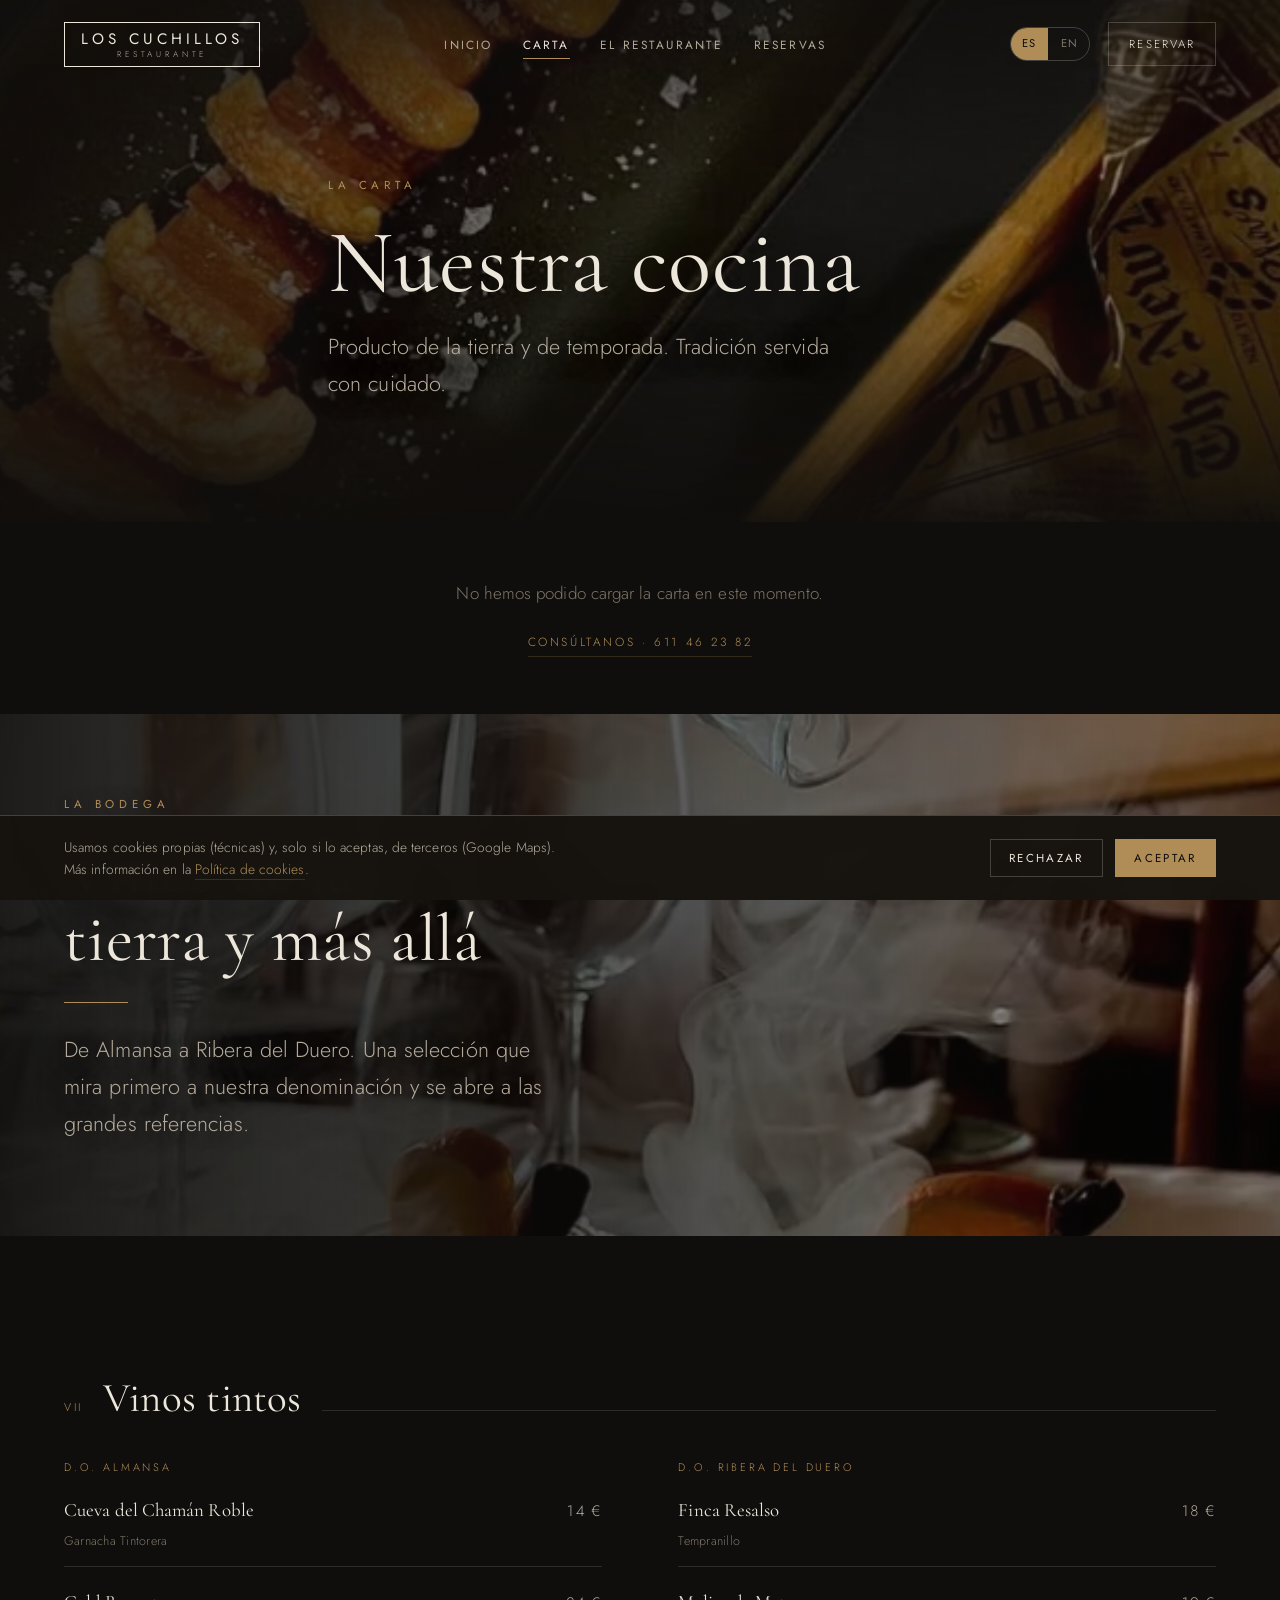
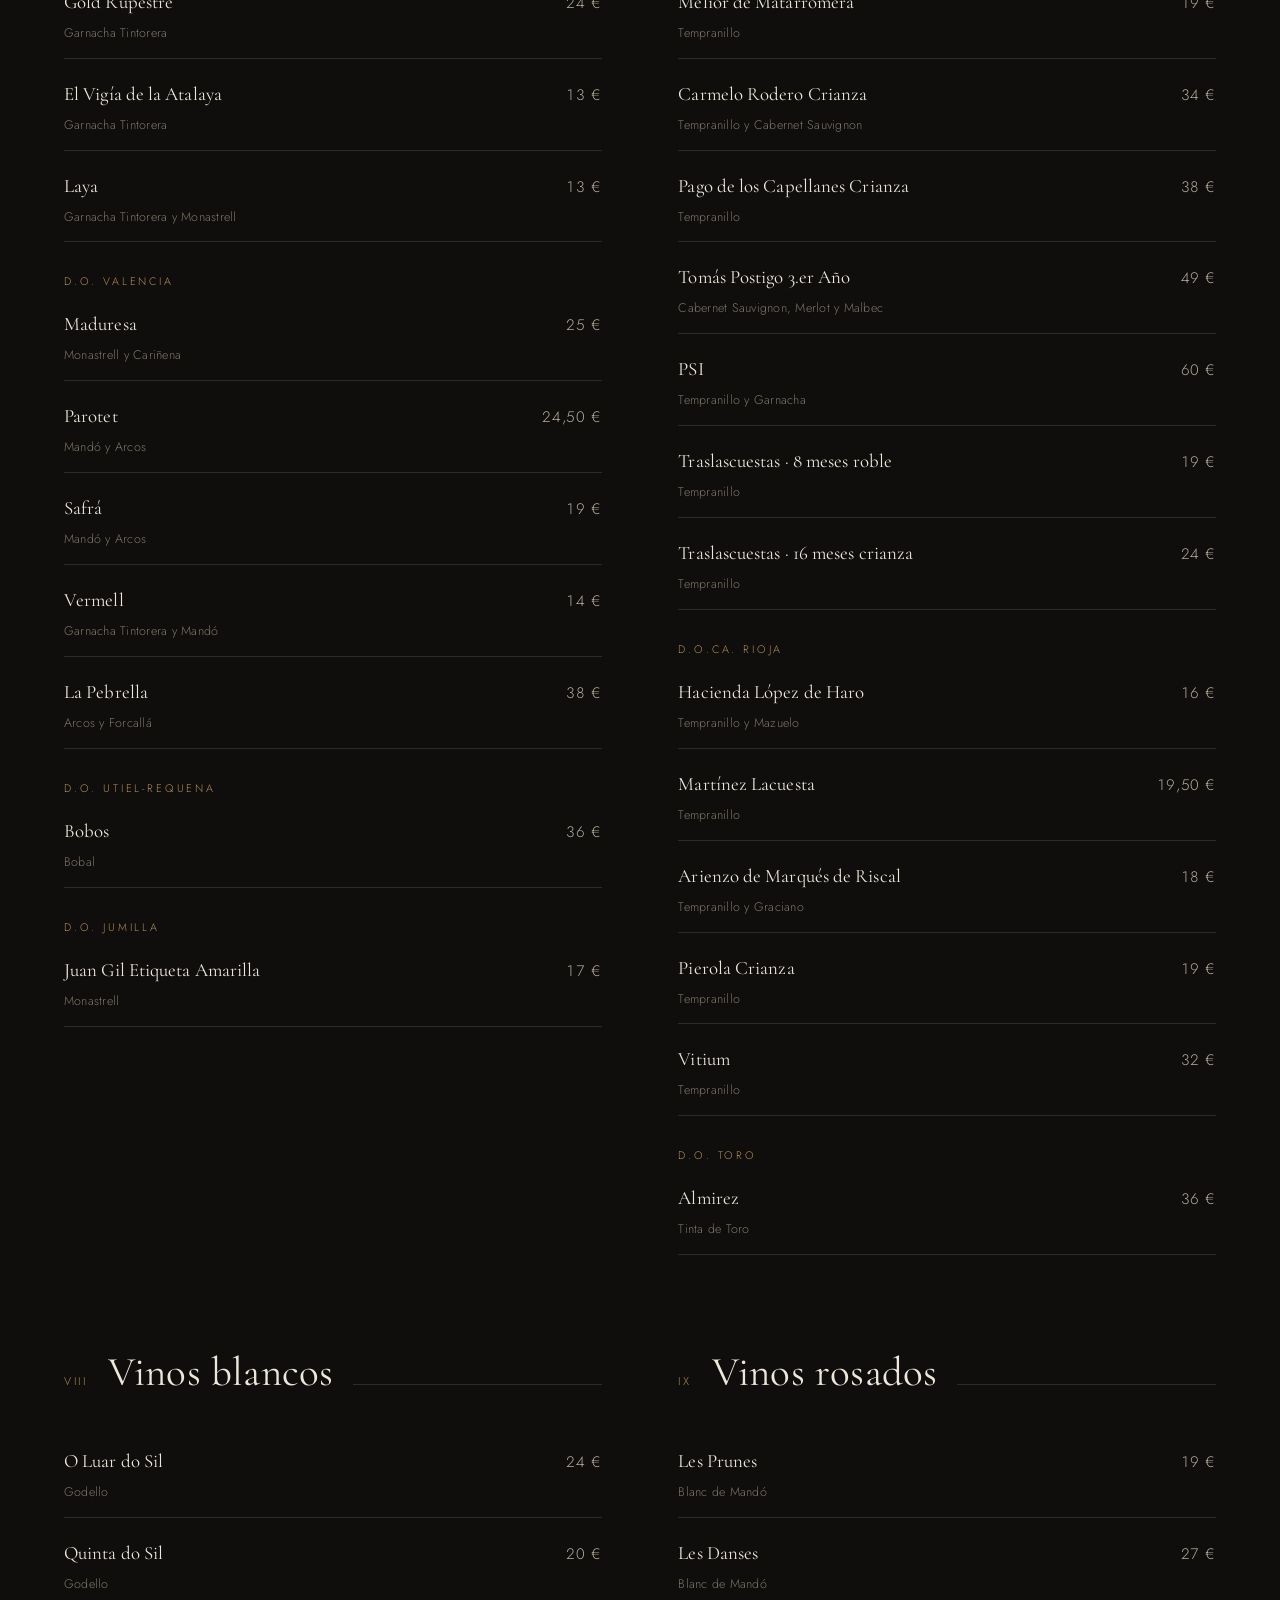
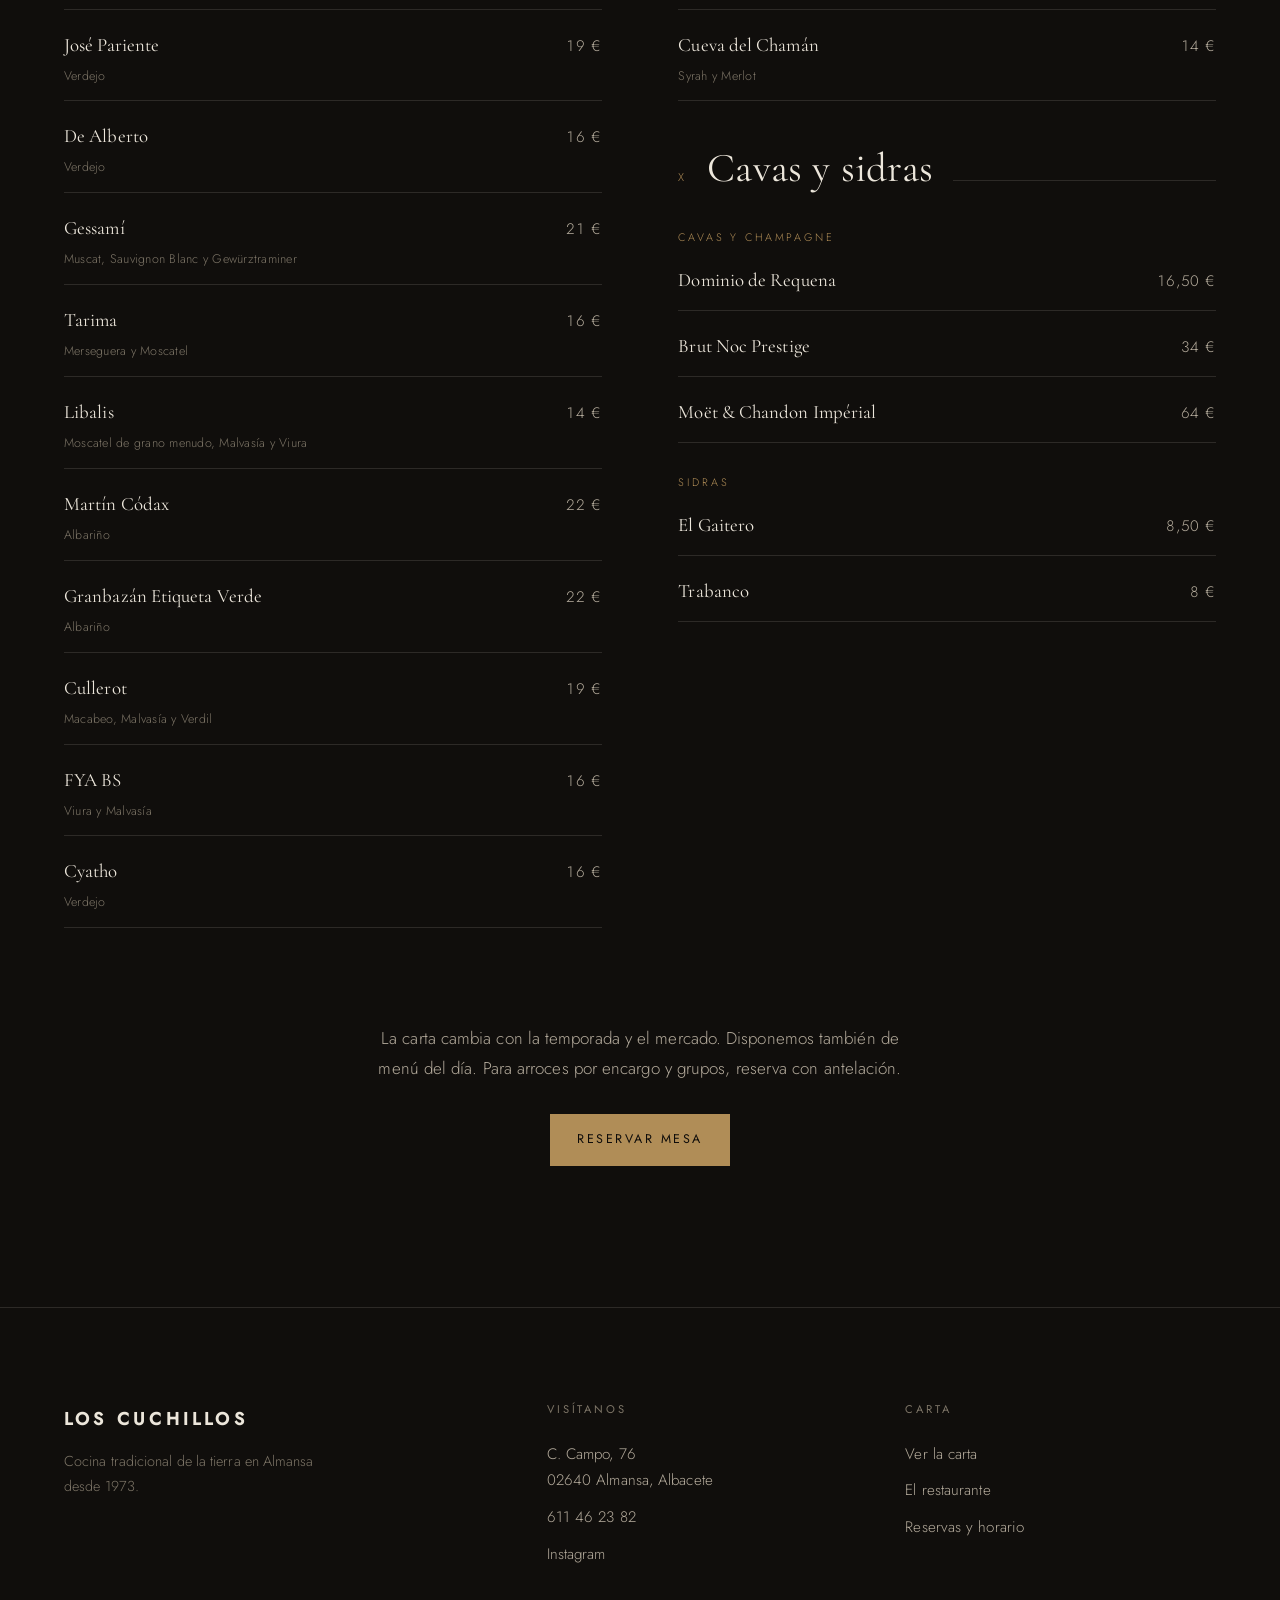
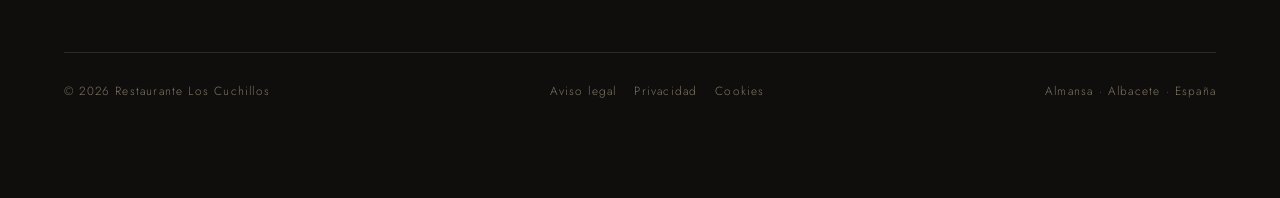
<file: carta.html>
<!DOCTYPE html>
<html lang="es">
<head>
<meta charset="UTF-8" />
<meta name="viewport" content="width=device-width, initial-scale=1.0" />
<title data-es="Carta y precios · Restaurante Los Cuchillos (Almansa)" data-en="Menu &amp; prices · Los Cuchillos (Almansa)">Carta y precios · Restaurante Los Cuchillos (Almansa)</title>
<meta name="description" content="Carta de Los Cuchillos en Almansa: entrantes, arroces y fideuá, carnes a la brasa, pescados, postres y una amplia bodega. Consulta nuestros platos y precios." />
<link rel="canonical" href="https://lodesiko12.github.io/Web-Los-Cuchillos/carta.html" />
<meta name="robots" content="index, follow, max-image-preview:large, max-snippet:-1" />
<meta name="theme-color" content="#100e0c" />
<link rel="icon" href="favicon.ico" sizes="any" />
<link rel="icon" type="image/svg+xml" href="favicon.svg" />
<link rel="apple-touch-icon" href="apple-touch-icon.png" />
<meta property="og:type" content="website" />
<meta property="og:site_name" content="Restaurante Los Cuchillos" />
<meta property="og:locale" content="es_ES" />
<meta property="og:locale:alternate" content="en_US" />
<meta property="og:title" content="Carta y precios · Restaurante Los Cuchillos (Almansa)" />
<meta property="og:description" content="Entrantes, arroces y fideuá, carnes a la brasa, pescados, postres y una amplia bodega. Platos y precios de Los Cuchillos, Almansa." />
<meta property="og:url" content="https://lodesiko12.github.io/Web-Los-Cuchillos/carta.html" />
<meta property="og:image" content="https://lodesiko12.github.io/Web-Los-Cuchillos/og-image.jpg" />
<meta property="og:image:width" content="1200" />
<meta property="og:image:height" content="630" />
<meta property="og:image:alt" content="Restaurante Los Cuchillos · Almansa, desde 1973" />
<meta name="twitter:card" content="summary_large_image" />
<meta name="twitter:title" content="Carta y precios · Restaurante Los Cuchillos (Almansa)" />
<meta name="twitter:description" content="Entrantes, arroces, carnes a la brasa, pescados, postres y bodega. Platos y precios de Los Cuchillos, Almansa." />
<meta name="twitter:image" content="https://lodesiko12.github.io/Web-Los-Cuchillos/og-image.jpg" />
<link rel="stylesheet" href="fonts/fonts.css" />
<link rel="stylesheet" href="css/site.css?v=6" />
<script type="application/ld+json">
{
  "@context": "https://schema.org",
  "@type": "BreadcrumbList",
  "itemListElement": [
    { "@type": "ListItem", "position": 1, "name": "Inicio", "item": "https://lodesiko12.github.io/Web-Los-Cuchillos/" },
    { "@type": "ListItem", "position": 2, "name": "Carta", "item": "https://lodesiko12.github.io/Web-Los-Cuchillos/carta.html" }
  ]
}
</script>
</head>
<body>

<nav class="nav">
  <a class="brand" href="index.html" aria-label="Los Cuchillos"><b>Los Cuchillos</b><span>Restaurante</span></a>
  <ul class="nav-links">
    <li><a data-nav="index.html" href="index.html" data-es="Inicio" data-en="Home">Inicio</a></li>
    <li><a data-nav="carta.html" href="carta.html" data-es="Carta" data-en="Menu">Carta</a></li>
    <li><a data-nav="restaurante.html" href="restaurante.html" data-es="El Restaurante" data-en="The Restaurant">El Restaurante</a></li>
    <li><a data-nav="contacto.html" href="contacto.html" data-es="Reservas" data-en="Reservations">Reservas</a></li>
  </ul>
  <div class="nav-right">
    <div class="lang" role="group" aria-label="Idioma"><button data-lang="es" class="on">ES</button><button data-lang="en">EN</button></div>
    <a class="nav-cta" href="contacto.html#reservar" data-es="Reservar" data-en="Book">Reservar</a>
    <button class="burger" aria-label="Menú"><span></span><span></span><span></span></button>
  </div>
</nav>
<div class="mobile-menu">
  <a href="index.html" data-es="Inicio" data-en="Home">Inicio</a>
  <a href="carta.html" data-es="Carta" data-en="Menu">Carta</a>
  <a href="restaurante.html" data-es="El Restaurante" data-en="The Restaurant">El Restaurante</a>
  <a href="contacto.html" data-es="Reservas" data-en="Reservations">Reservas</a>
  <div class="mm-foot"><a href="tel:+34611462382" style="border:0;padding:0;font-family:var(--font-sans);font-size:.95rem">611 46 23 82</a></div>
</div>

<!-- HERO interior -->
<header class="phero" style="min-height:58svh">
  <div class="phero__media"><img width="629" height="823" decoding="async" fetchpriority="high" data-parallax="0.12" src="assets/torreznos.webp" alt="Torreznos crujientes" /></div>
  <div class="wrap phero__inner">
    <span class="eyebrow reveal" data-es="La carta" data-en="The menu">La carta</span>
    <h1 class="display reveal d1" style="margin-top:18px;font-size:clamp(2.6rem,7vw,6rem)" data-es="Nuestra cocina" data-en="Our kitchen">Nuestra cocina</h1>
    <p class="lead reveal d2" style="max-width:48ch;margin-top:18px" data-es="Producto de la tierra y de temporada. Tradición servida con cuidado." data-en="Produce of the land and the season. Tradition served with care.">Producto de la tierra y de temporada. Tradición servida con cuidado.</p>
  </div>
</header>

<!-- ÍNDICE (se genera dinámicamente desde la carta) -->
<div id="carta-index"></div>

<!-- MENÚ DEL DÍA (dinámico desde Google Sheets) -->
<section class="section wrap menu-section" id="menudia" style="padding-bottom:clamp(36px,5vw,56px)"></section>

<!-- CARTA (dinámica desde Google Sheets) -->
<div id="carta-root"><noscript><div class="wrap center" style="padding:60px 0"><p class="muted">Para ver nuestra carta completa, activa JavaScript o llámanos al <a href="tel:+34611462382" style="color:var(--accent)">611 46 23 82</a>.</p></div></noscript></div>

<!-- FEATURE bodega -->
<section class="feature" style="min-height:58svh">
  <div class="feature__media"><img width="624" height="835" decoding="async" loading="lazy" data-parallax="0.08" src="assets/coctel.webp" alt="Copa de vino" /></div>
  <div class="wrap" style="width:100%">
    <div class="feature__inner reveal">
      <span class="eyebrow" data-es="La bodega" data-en="The cellar">La bodega</span>
      <h2 class="h-xl" style="margin-top:18px" data-es="Vinos de la tierra y más allá" data-en="Wines of the land and beyond">Vinos de la tierra y más allá</h2>
      <hr class="hairline" />
      <p class="lead" data-es="De Almansa a Ribera del Duero. Una selección que mira primero a nuestra denominación y se abre a las grandes referencias." data-en="From Almansa to Ribera del Duero. A selection that looks first to our own appellation and opens out to the great names.">De Almansa a Ribera del Duero. Una selección que mira primero a nuestra denominación y se abre a las grandes referencias.</p>
    </div>
  </div>
</section>

<!-- BODEGA -->
<section class="section wrap menu-section" id="bodega">
  <!-- TINTOS -->
  <div class="menu-block reveal">
    <div class="menu-head"><span class="idx">VII</span><h2 data-es="Vinos tintos" data-en="Red wines">Vinos tintos</h2><span class="line"></span></div>
    <div class="menu-cols">
      <div>
        <div class="wine-region" data-es="D.O. Almansa" data-en="D.O. Almansa">D.O. Almansa</div>
        <div class="menu-list">
          <div class="mitem wine"><div><span class="mitem__name">Cueva del Chamán Roble</span><span class="mitem__grape">Garnacha Tintorera</span></div><span class="mitem__price">14 €</span></div>
          <div class="mitem wine"><div><span class="mitem__name">Gold Rupestre</span><span class="mitem__grape">Garnacha Tintorera</span></div><span class="mitem__price">24 €</span></div>
          <div class="mitem wine"><div><span class="mitem__name">El Vigía de la Atalaya</span><span class="mitem__grape">Garnacha Tintorera</span></div><span class="mitem__price">13 €</span></div>
          <div class="mitem wine"><div><span class="mitem__name">Laya</span><span class="mitem__grape">Garnacha Tintorera y Monastrell</span></div><span class="mitem__price">13 €</span></div>
        </div>
        <div class="wine-region" data-es="D.O. Valencia" data-en="D.O. Valencia">D.O. Valencia</div>
        <div class="menu-list">
          <div class="mitem wine"><div><span class="mitem__name">Maduresa</span><span class="mitem__grape">Monastrell y Cariñena</span></div><span class="mitem__price">25 €</span></div>
          <div class="mitem wine"><div><span class="mitem__name">Parotet</span><span class="mitem__grape">Mandó y Arcos</span></div><span class="mitem__price">24,50 €</span></div>
          <div class="mitem wine"><div><span class="mitem__name">Safrá</span><span class="mitem__grape">Mandó y Arcos</span></div><span class="mitem__price">19 €</span></div>
          <div class="mitem wine"><div><span class="mitem__name">Vermell</span><span class="mitem__grape">Garnacha Tintorera y Mandó</span></div><span class="mitem__price">14 €</span></div>
          <div class="mitem wine"><div><span class="mitem__name">La Pebrella</span><span class="mitem__grape">Arcos y Forcallá</span></div><span class="mitem__price">38 €</span></div>
        </div>
        <div class="wine-region" data-es="D.O. Utiel-Requena" data-en="D.O. Utiel-Requena">D.O. Utiel-Requena</div>
        <div class="menu-list">
          <div class="mitem wine"><div><span class="mitem__name">Bobos</span><span class="mitem__grape">Bobal</span></div><span class="mitem__price">36 €</span></div>
        </div>
        <div class="wine-region" data-es="D.O. Jumilla" data-en="D.O. Jumilla">D.O. Jumilla</div>
        <div class="menu-list">
          <div class="mitem wine"><div><span class="mitem__name">Juan Gil Etiqueta Amarilla</span><span class="mitem__grape">Monastrell</span></div><span class="mitem__price">17 €</span></div>
        </div>
      </div>
      <div>
        <div class="wine-region" data-es="D.O. Ribera del Duero" data-en="D.O. Ribera del Duero">D.O. Ribera del Duero</div>
        <div class="menu-list">
          <div class="mitem wine"><div><span class="mitem__name">Finca Resalso</span><span class="mitem__grape">Tempranillo</span></div><span class="mitem__price">18 €</span></div>
          <div class="mitem wine"><div><span class="mitem__name">Melior de Matarromera</span><span class="mitem__grape">Tempranillo</span></div><span class="mitem__price">19 €</span></div>
          <div class="mitem wine"><div><span class="mitem__name">Carmelo Rodero Crianza</span><span class="mitem__grape">Tempranillo y Cabernet Sauvignon</span></div><span class="mitem__price">34 €</span></div>
          <div class="mitem wine"><div><span class="mitem__name">Pago de los Capellanes Crianza</span><span class="mitem__grape">Tempranillo</span></div><span class="mitem__price">38 €</span></div>
          <div class="mitem wine"><div><span class="mitem__name">Tomás Postigo 3.er Año</span><span class="mitem__grape">Cabernet Sauvignon, Merlot y Malbec</span></div><span class="mitem__price">49 €</span></div>
          <div class="mitem wine"><div><span class="mitem__name">PSI</span><span class="mitem__grape">Tempranillo y Garnacha</span></div><span class="mitem__price">60 €</span></div>
          <div class="mitem wine"><div><span class="mitem__name">Traslascuestas · 8 meses roble</span><span class="mitem__grape">Tempranillo</span></div><span class="mitem__price">19 €</span></div>
          <div class="mitem wine"><div><span class="mitem__name">Traslascuestas · 16 meses crianza</span><span class="mitem__grape">Tempranillo</span></div><span class="mitem__price">24 €</span></div>
        </div>
        <div class="wine-region" data-es="D.O.Ca. Rioja" data-en="D.O.Ca. Rioja">D.O.Ca. Rioja</div>
        <div class="menu-list">
          <div class="mitem wine"><div><span class="mitem__name">Hacienda López de Haro</span><span class="mitem__grape">Tempranillo y Mazuelo</span></div><span class="mitem__price">16 €</span></div>
          <div class="mitem wine"><div><span class="mitem__name">Martínez Lacuesta</span><span class="mitem__grape">Tempranillo</span></div><span class="mitem__price">19,50 €</span></div>
          <div class="mitem wine"><div><span class="mitem__name">Arienzo de Marqués de Riscal</span><span class="mitem__grape">Tempranillo y Graciano</span></div><span class="mitem__price">18 €</span></div>
          <div class="mitem wine"><div><span class="mitem__name">Pierola Crianza</span><span class="mitem__grape">Tempranillo</span></div><span class="mitem__price">19 €</span></div>
          <div class="mitem wine"><div><span class="mitem__name">Vitium</span><span class="mitem__grape">Tempranillo</span></div><span class="mitem__price">32 €</span></div>
        </div>
        <div class="wine-region" data-es="D.O. Toro" data-en="D.O. Toro">D.O. Toro</div>
        <div class="menu-list">
          <div class="mitem wine"><div><span class="mitem__name">Almirez</span><span class="mitem__grape">Tinta de Toro</span></div><span class="mitem__price">36 €</span></div>
        </div>
      </div>
    </div>
  </div>

  <!-- BLANCOS Y ROSADOS -->
  <div class="menu-block reveal">
    <div class="menu-cols">
      <div>
        <div class="menu-head"><span class="idx">VIII</span><h2 data-es="Vinos blancos" data-en="White wines">Vinos blancos</h2><span class="line"></span></div>
        <div class="menu-list">
          <div class="mitem wine"><div><span class="mitem__name">O Luar do Sil</span><span class="mitem__grape">Godello</span></div><span class="mitem__price">24 €</span></div>
          <div class="mitem wine"><div><span class="mitem__name">Quinta do Sil</span><span class="mitem__grape">Godello</span></div><span class="mitem__price">20 €</span></div>
          <div class="mitem wine"><div><span class="mitem__name">José Pariente</span><span class="mitem__grape">Verdejo</span></div><span class="mitem__price">19 €</span></div>
          <div class="mitem wine"><div><span class="mitem__name">De Alberto</span><span class="mitem__grape">Verdejo</span></div><span class="mitem__price">16 €</span></div>
          <div class="mitem wine"><div><span class="mitem__name">Gessamí</span><span class="mitem__grape">Muscat, Sauvignon Blanc y Gewürztraminer</span></div><span class="mitem__price">21 €</span></div>
          <div class="mitem wine"><div><span class="mitem__name">Tarima</span><span class="mitem__grape">Merseguera y Moscatel</span></div><span class="mitem__price">16 €</span></div>
          <div class="mitem wine"><div><span class="mitem__name">Libalis</span><span class="mitem__grape">Moscatel de grano menudo, Malvasía y Viura</span></div><span class="mitem__price">14 €</span></div>
          <div class="mitem wine"><div><span class="mitem__name">Martín Códax</span><span class="mitem__grape">Albariño</span></div><span class="mitem__price">22 €</span></div>
          <div class="mitem wine"><div><span class="mitem__name">Granbazán Etiqueta Verde</span><span class="mitem__grape">Albariño</span></div><span class="mitem__price">22 €</span></div>
          <div class="mitem wine"><div><span class="mitem__name">Cullerot</span><span class="mitem__grape">Macabeo, Malvasía y Verdil</span></div><span class="mitem__price">19 €</span></div>
          <div class="mitem wine"><div><span class="mitem__name">FYA BS</span><span class="mitem__grape">Viura y Malvasía</span></div><span class="mitem__price">16 €</span></div>
          <div class="mitem wine"><div><span class="mitem__name">Cyatho</span><span class="mitem__grape">Verdejo</span></div><span class="mitem__price">16 €</span></div>
        </div>
      </div>
      <div>
        <div class="menu-head"><span class="idx">IX</span><h2 data-es="Vinos rosados" data-en="Rosé wines">Vinos rosados</h2><span class="line"></span></div>
        <div class="menu-list">
          <div class="mitem wine"><div><span class="mitem__name">Les Prunes</span><span class="mitem__grape">Blanc de Mandó</span></div><span class="mitem__price">19 €</span></div>
          <div class="mitem wine"><div><span class="mitem__name">Les Danses</span><span class="mitem__grape">Blanc de Mandó</span></div><span class="mitem__price">27 €</span></div>
          <div class="mitem wine"><div><span class="mitem__name">Cueva del Chamán</span><span class="mitem__grape">Syrah y Merlot</span></div><span class="mitem__price">14 €</span></div>
        </div>
        <div class="menu-head" style="margin-top:46px"><span class="idx">X</span><h2 data-es="Cavas y sidras" data-en="Cava & cider">Cavas y sidras</h2><span class="line"></span></div>
        <div class="wine-region" data-es="Cavas y champagne" data-en="Cava & champagne">Cavas y champagne</div>
        <div class="menu-list">
          <div class="mitem wine"><div><span class="mitem__name">Dominio de Requena</span></div><span class="mitem__price">16,50 €</span></div>
          <div class="mitem wine"><div><span class="mitem__name">Brut Noc Prestige</span></div><span class="mitem__price">34 €</span></div>
          <div class="mitem wine"><div><span class="mitem__name">Moët &amp; Chandon Impérial</span></div><span class="mitem__price">64 €</span></div>
        </div>
        <div class="wine-region" data-es="Sidras" data-en="Cider">Sidras</div>
        <div class="menu-list">
          <div class="mitem wine"><div><span class="mitem__name">El Gaitero</span></div><span class="mitem__price">8,50 €</span></div>
          <div class="mitem wine"><div><span class="mitem__name">Trabanco</span></div><span class="mitem__price">8 €</span></div>
        </div>
      </div>
    </div>
  </div>

  <div class="center reveal" style="margin-top:clamp(40px,6vw,72px)">
    <p class="muted" style="max-width:54ch;margin-inline:auto" data-es="La carta cambia con la temporada y el mercado. Disponemos también de menú del día. Para arroces por encargo y grupos, reserva con antelación." data-en="The menu changes with the season and the market. A menu of the day is also available. For rice to order and groups, please book ahead.">La carta cambia con la temporada y el mercado. Disponemos también de menú del día. Para arroces por encargo y grupos, reserva con antelación.</p>
    <div style="margin-top:30px"><a class="btn btn--solid" href="contacto.html#reservar" data-es="Reservar mesa" data-en="Book a table">Reservar mesa</a></div>
  </div>
</section>

<!-- FOOTER -->
<footer class="footer">
  <div class="wrap">
    <div class="footer__grid">
      <div class="footer__brand"><b>Los Cuchillos</b><p data-es="Cocina tradicional de la tierra en Almansa desde 1973." data-en="Traditional food of the land in Almansa since 1973.">Cocina tradicional de la tierra en Almansa desde 1973.</p></div>
      <div><h4 data-es="Visítanos" data-en="Visit us">Visítanos</h4><a href="https://maps.google.com/?q=C.+Campo,+76,+02640+Almansa,+Albacete" target="_blank" rel="noopener">C. Campo, 76<br />02640 Almansa, Albacete</a><a href="tel:+34611462382">611 46 23 82</a><a href="https://www.instagram.com/restauranteloscuchillos/" target="_blank" rel="noopener">Instagram</a></div>
      <div><h4 data-es="Carta" data-en="Menu">Carta</h4><a href="carta.html" data-es="Ver la carta" data-en="View the menu">Ver la carta</a><a href="restaurante.html" data-es="El restaurante" data-en="The restaurant">El restaurante</a><a href="contacto.html" data-es="Reservas y horario" data-en="Reservations & hours">Reservas y horario</a></div>
    </div>
    <div class="footer__bot">
      <span>© 2026 Restaurante Los Cuchillos</span>
      <nav class="footer__legal" aria-label="Legal">
        <a href="aviso-legal.html" data-es="Aviso legal" data-en="Legal notice">Aviso legal</a>
        <a href="privacidad.html" data-es="Privacidad" data-en="Privacy">Privacidad</a>
        <a href="cookies.html" data-es="Cookies" data-en="Cookies">Cookies</a>
      </nav>
      <span data-es="Almansa · Albacete · España" data-en="Almansa · Albacete · Spain">Almansa · Albacete · España</span>
    </div>
  </div>
</footer>

<script src="js/site.js?v=2"></script>
<script src="js/menu.js?v=4" defer></script>
</body>
</html>
</file>
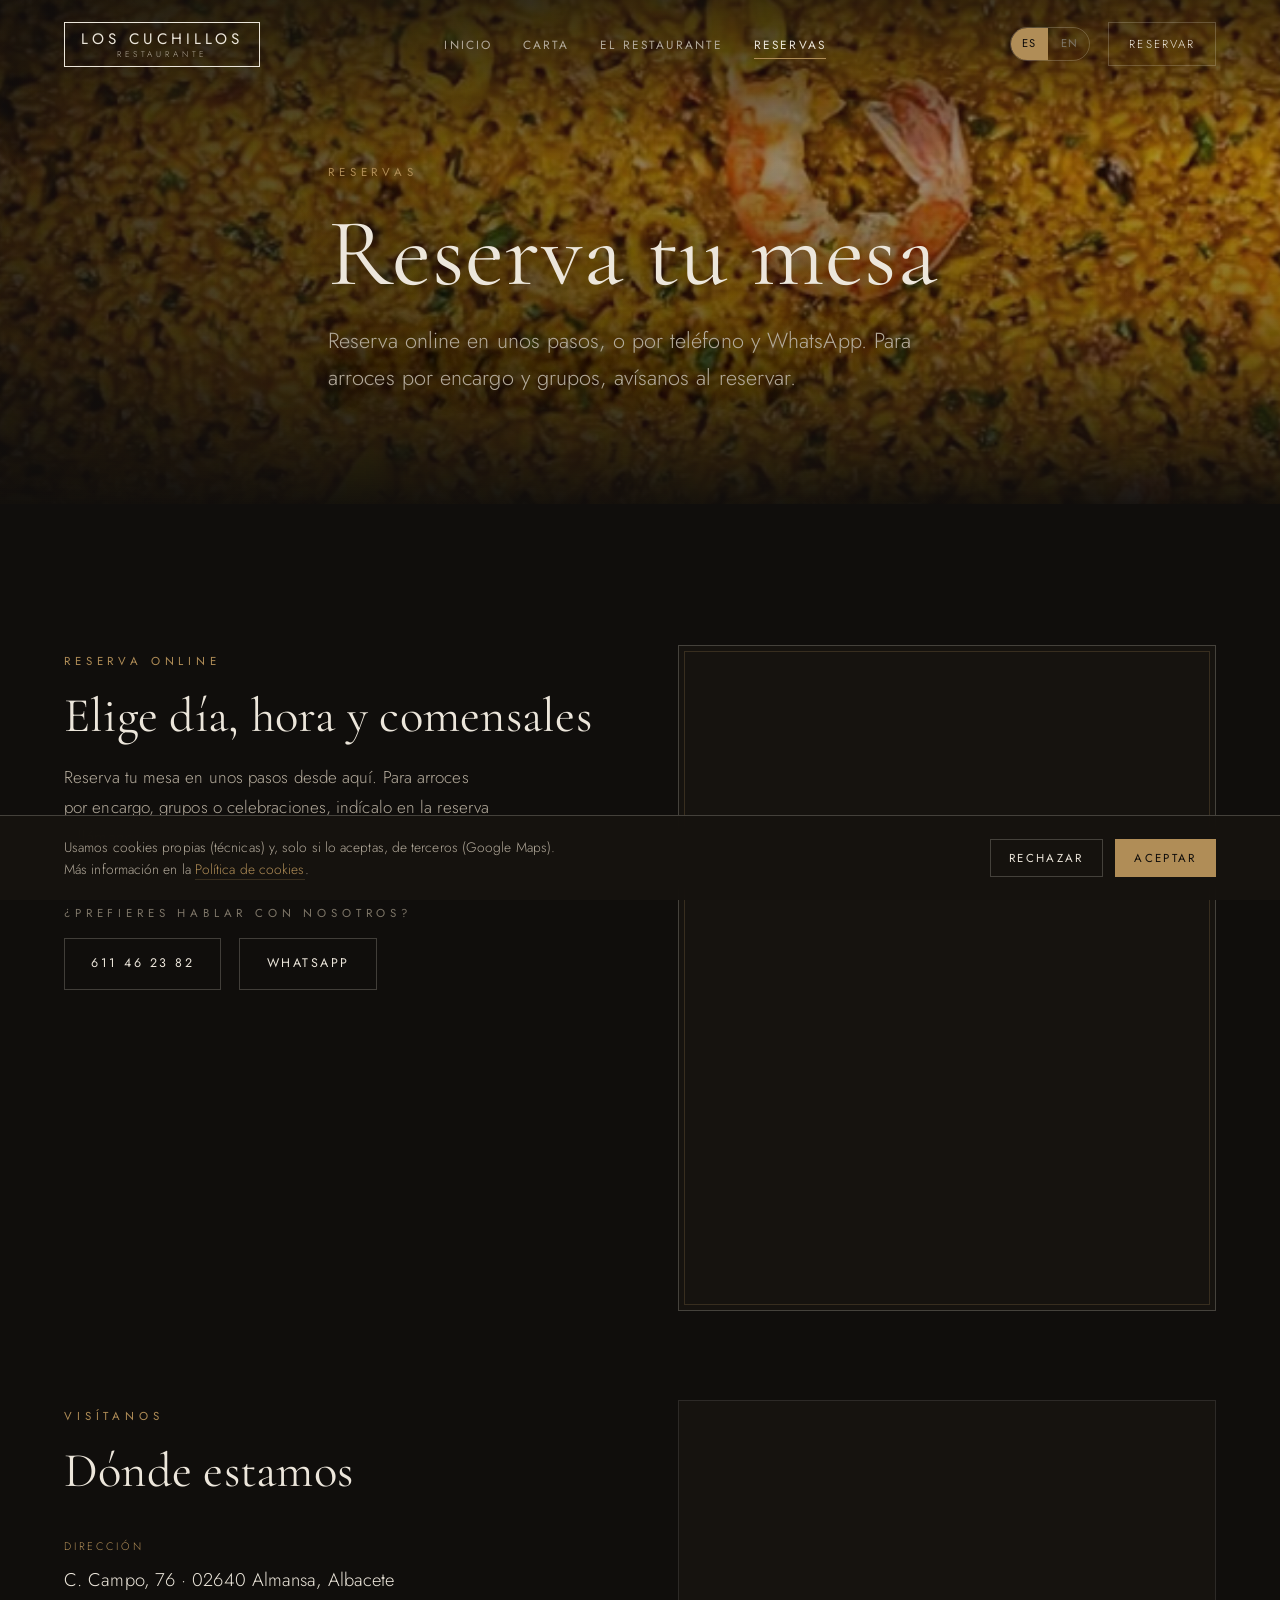
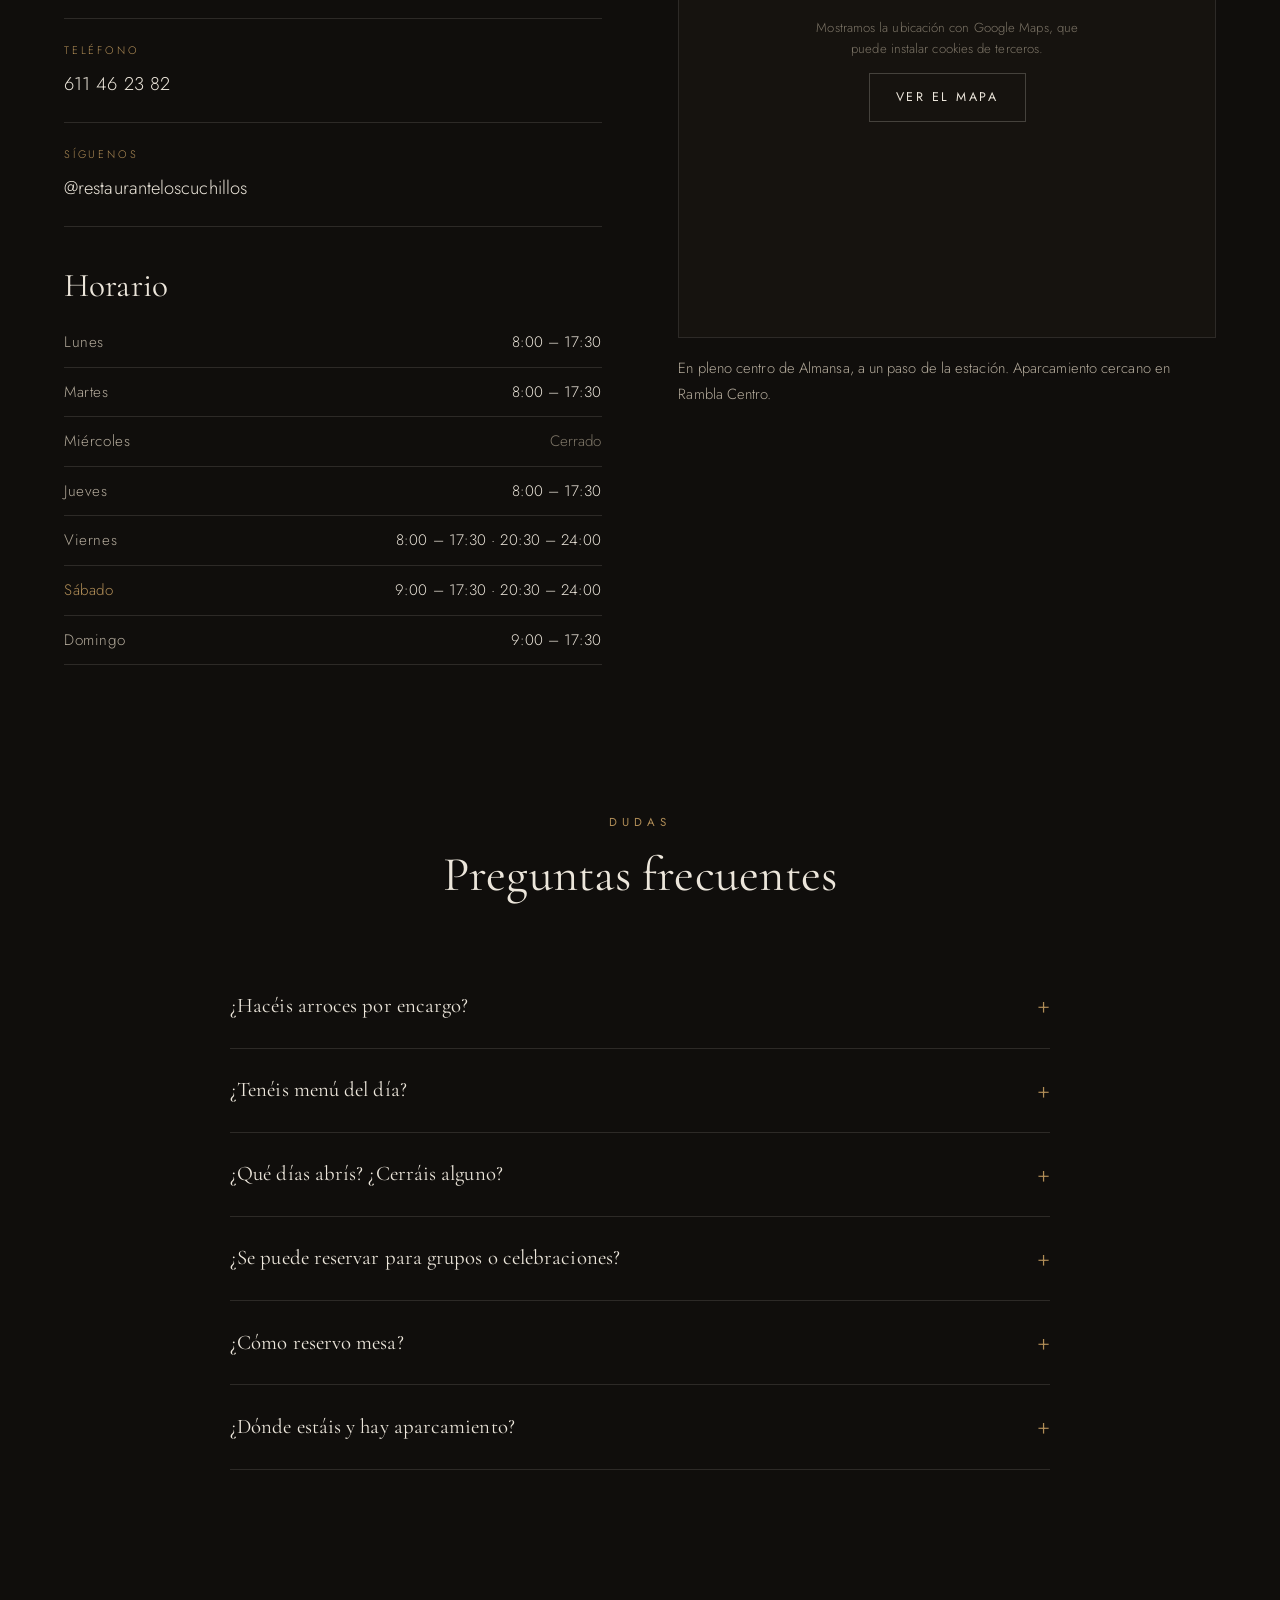
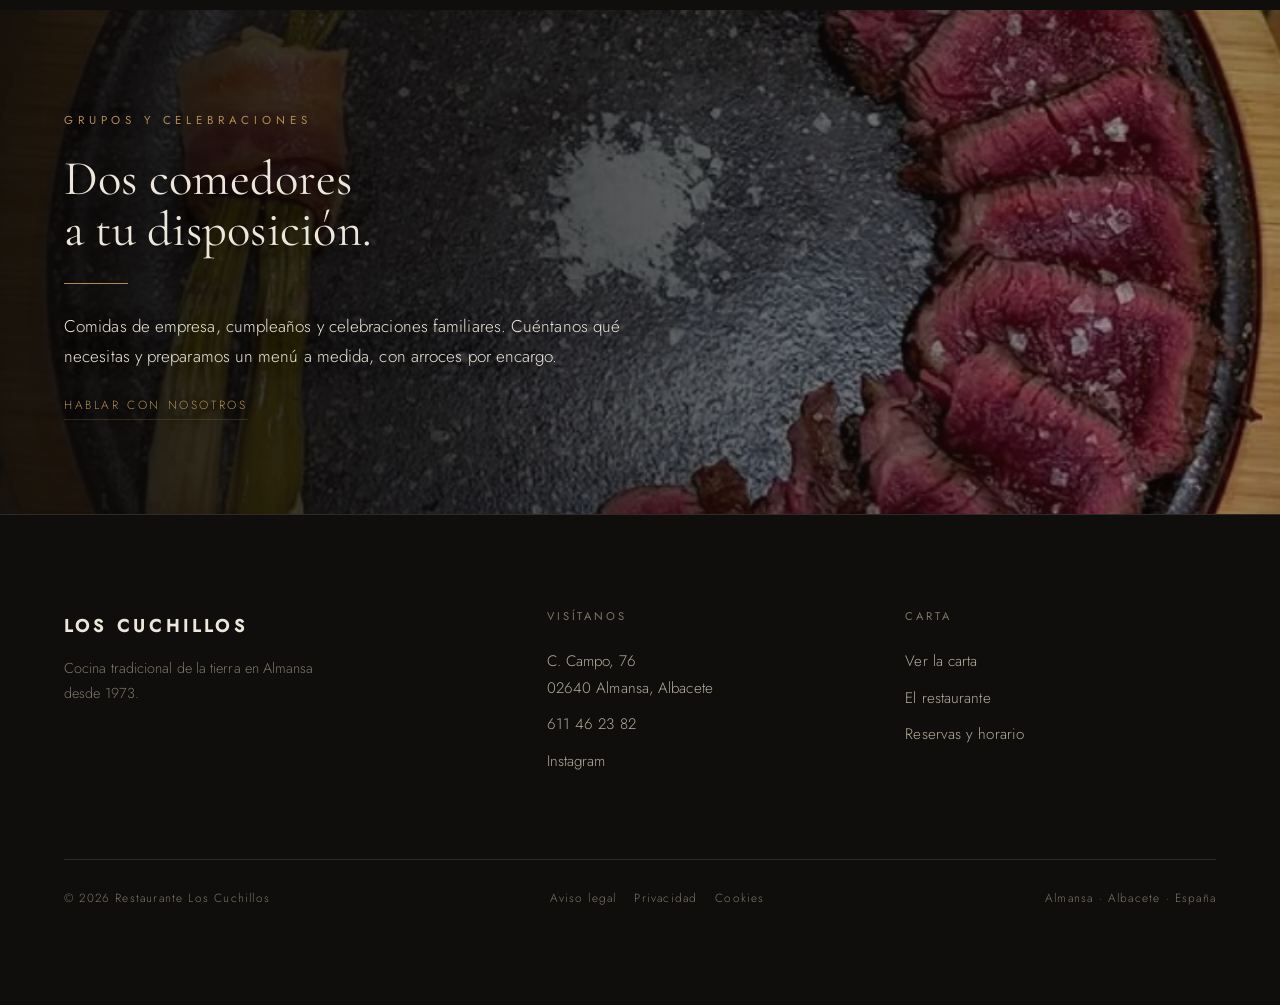
<file: contacto.html>
<!DOCTYPE html>
<html lang="es">
<head>
<meta charset="UTF-8" />
<meta name="viewport" content="width=device-width, initial-scale=1.0" />
<title data-es="Reservas y contacto · Los Cuchillos, Almansa" data-en="Reservations &amp; contact · Los Cuchillos, Almansa">Reservas y contacto · Los Cuchillos, Almansa</title>
<meta name="description" content="Reserva mesa online en Los Cuchillos (Almansa) o por teléfono y WhatsApp: 611 46 23 82. C. Campo 76, 02640 Almansa. Consulta horario y cómo llegar." />
<link rel="canonical" href="https://lodesiko12.github.io/Web-Los-Cuchillos/contacto.html" />
<meta name="robots" content="index, follow, max-image-preview:large, max-snippet:-1" />
<meta name="theme-color" content="#100e0c" />
<link rel="icon" href="favicon.ico" sizes="any" />
<link rel="icon" type="image/svg+xml" href="favicon.svg" />
<link rel="apple-touch-icon" href="apple-touch-icon.png" />
<meta property="og:type" content="website" />
<meta property="og:site_name" content="Restaurante Los Cuchillos" />
<meta property="og:locale" content="es_ES" />
<meta property="og:locale:alternate" content="en_US" />
<meta property="og:title" content="Reservas y contacto · Los Cuchillos, Almansa" />
<meta property="og:description" content="Reserva online, por teléfono o WhatsApp: 611 46 23 82. C. Campo 76, Almansa. Horario y cómo llegar." />
<meta property="og:url" content="https://lodesiko12.github.io/Web-Los-Cuchillos/contacto.html" />
<meta property="og:image" content="https://lodesiko12.github.io/Web-Los-Cuchillos/og-image.jpg" />
<meta property="og:image:width" content="1200" />
<meta property="og:image:height" content="630" />
<meta property="og:image:alt" content="Restaurante Los Cuchillos · Almansa, desde 1973" />
<meta name="twitter:card" content="summary_large_image" />
<meta name="twitter:title" content="Reservas y contacto · Los Cuchillos, Almansa" />
<meta name="twitter:description" content="Reserva online, por teléfono o WhatsApp: 611 46 23 82. C. Campo 76, Almansa." />
<meta name="twitter:image" content="https://lodesiko12.github.io/Web-Los-Cuchillos/og-image.jpg" />
<link rel="stylesheet" href="fonts/fonts.css" />
<link rel="stylesheet" href="css/site.css?v=6" />
<script type="application/ld+json">
[
{
  "@context": "https://schema.org",
  "@type": "Restaurant",
  "@id": "https://lodesiko12.github.io/Web-Los-Cuchillos/#restaurant",
  "name": "Restaurante Los Cuchillos",
  "url": "https://lodesiko12.github.io/Web-Los-Cuchillos/",
  "image": "https://lodesiko12.github.io/Web-Los-Cuchillos/og-image.jpg",
  "logo": "https://lodesiko12.github.io/Web-Los-Cuchillos/apple-touch-icon.png",
  "description": "Restaurante en Almansa (Albacete) desde 1973. Cocina tradicional de la tierra: arroces melosos, carnes a la brasa, gazpacho manchego y producto de temporada.",
  "telephone": "+34611462382",
  "priceRange": "€€",
  "servesCuisine": ["Mediterránea", "Tradicional española", "Arroces", "Carnes a la brasa"],
  "foundingDate": "1973",
  "currenciesAccepted": "EUR",
  "acceptsReservations": "https://lodesiko12.github.io/Web-Los-Cuchillos/contacto.html",
  "hasMenu": "https://lodesiko12.github.io/Web-Los-Cuchillos/carta.html",
  "address": {
    "@type": "PostalAddress",
    "streetAddress": "Calle Campo, 76",
    "postalCode": "02640",
    "addressLocality": "Almansa",
    "addressRegion": "Albacete",
    "addressCountry": "ES"
  },
  "geo": { "@type": "GeoCoordinates", "latitude": 38.8694, "longitude": -1.0966 },
  "hasMap": "https://maps.google.com/?q=C.+Campo,+76,+02640+Almansa,+Albacete",
  "sameAs": ["https://www.instagram.com/restauranteloscuchillos/"],
  "openingHoursSpecification": [
    { "@type": "OpeningHoursSpecification", "dayOfWeek": ["Monday", "Tuesday", "Thursday"], "opens": "08:00", "closes": "17:30" },
    { "@type": "OpeningHoursSpecification", "dayOfWeek": "Friday", "opens": "08:00", "closes": "17:30" },
    { "@type": "OpeningHoursSpecification", "dayOfWeek": "Friday", "opens": "20:30", "closes": "23:59" },
    { "@type": "OpeningHoursSpecification", "dayOfWeek": "Saturday", "opens": "09:00", "closes": "17:30" },
    { "@type": "OpeningHoursSpecification", "dayOfWeek": "Saturday", "opens": "20:30", "closes": "23:59" },
    { "@type": "OpeningHoursSpecification", "dayOfWeek": "Sunday", "opens": "09:00", "closes": "17:30" }
  ]
},
{
  "@context": "https://schema.org",
  "@type": "BreadcrumbList",
  "itemListElement": [
    { "@type": "ListItem", "position": 1, "name": "Inicio", "item": "https://lodesiko12.github.io/Web-Los-Cuchillos/" },
    { "@type": "ListItem", "position": 2, "name": "Reservas", "item": "https://lodesiko12.github.io/Web-Los-Cuchillos/contacto.html" }
  ]
},
{
  "@context": "https://schema.org",
  "@type": "FAQPage",
  "mainEntity": [
    { "@type": "Question", "name": "¿Hacéis arroces por encargo?", "acceptedAnswer": { "@type": "Answer", "text": "Sí. Nuestros arroces y la fideuá se elaboran al momento, en su punto meloso. Recomendamos encargarlos al hacer la reserva." } },
    { "@type": "Question", "name": "¿Tenéis menú del día?", "acceptedAnswer": { "@type": "Answer", "text": "Sí, disponemos de menú del día además de la carta. La carta cambia con la temporada y el mercado." } },
    { "@type": "Question", "name": "¿Qué días abrís? ¿Cerráis alguno?", "acceptedAnswer": { "@type": "Answer", "text": "Abrimos de jueves a martes; los miércoles permanecemos cerrados. Viernes y sábado abrimos también por la noche (20:30–24:00)." } },
    { "@type": "Question", "name": "¿Se puede reservar para grupos o celebraciones?", "acceptedAnswer": { "@type": "Answer", "text": "Sí. Disponemos de dos comedores, uno reservado para celebraciones, comidas de empresa y grupos. Avísanos al reservar y preparamos un menú a medida." } },
    { "@type": "Question", "name": "¿Cómo reservo mesa?", "acceptedAnswer": { "@type": "Answer", "text": "Online, desde el formulario de reservas de esta misma página, o por teléfono y WhatsApp en el 611 46 23 82." } },
    { "@type": "Question", "name": "¿Dónde estáis y hay aparcamiento?", "acceptedAnswer": { "@type": "Answer", "text": "Estamos en C. Campo, 76, 02640 Almansa (Albacete), en pleno centro. Hay aparcamiento cercano en Rambla Centro." } }
  ]
}
]
</script>
</head>
<body>

<nav class="nav">
  <a class="brand" href="index.html" aria-label="Los Cuchillos"><b>Los Cuchillos</b><span>Restaurante</span></a>
  <ul class="nav-links">
    <li><a data-nav="index.html" href="index.html" data-es="Inicio" data-en="Home">Inicio</a></li>
    <li><a data-nav="carta.html" href="carta.html" data-es="Carta" data-en="Menu">Carta</a></li>
    <li><a data-nav="restaurante.html" href="restaurante.html" data-es="El Restaurante" data-en="The Restaurant">El Restaurante</a></li>
    <li><a data-nav="contacto.html" href="contacto.html" data-es="Reservas" data-en="Reservations">Reservas</a></li>
  </ul>
  <div class="nav-right">
    <div class="lang" role="group" aria-label="Idioma"><button data-lang="es" class="on">ES</button><button data-lang="en">EN</button></div>
    <a class="nav-cta" href="contacto.html#reservar" data-es="Reservar" data-en="Book">Reservar</a>
    <button class="burger" aria-label="Menú"><span></span><span></span><span></span></button>
  </div>
</nav>
<div class="mobile-menu">
  <a href="index.html" data-es="Inicio" data-en="Home">Inicio</a>
  <a href="carta.html" data-es="Carta" data-en="Menu">Carta</a>
  <a href="restaurante.html" data-es="El Restaurante" data-en="The Restaurant">El Restaurante</a>
  <a href="contacto.html" data-es="Reservas" data-en="Reservations">Reservas</a>
  <div class="mm-foot"><a href="tel:+34611462382" style="border:0;padding:0;font-family:var(--font-sans);font-size:.95rem">611 46 23 82</a></div>
</div>

<!-- HERO interior -->
<header class="phero" style="min-height:56svh">
  <div class="phero__media"><img width="624" height="836" decoding="async" fetchpriority="high" data-parallax="0.12" src="assets/arroz.webp" alt="Arroz de la casa" /></div>
  <div class="wrap phero__inner">
    <span class="eyebrow reveal" data-es="Reservas" data-en="Reservations">Reservas</span>
    <h1 class="display reveal d1" style="margin-top:18px;font-size:clamp(2.6rem,7.5vw,6.4rem)" data-es="Reserva tu mesa" data-en="Book your table">Reserva tu mesa</h1>
    <p class="lead reveal d2" style="max-width:48ch;margin-top:18px" data-es="Reserva online en unos pasos, o por teléfono y WhatsApp. Para arroces por encargo y grupos, avísanos al reservar." data-en="Book online in a few steps, or by phone and WhatsApp. For rice to order and groups, let us know when you book.">Reserva online en unos pasos, o por teléfono y WhatsApp. Para arroces por encargo y grupos, avísanos al reservar.</p>
  </div>
</header>

<!-- RESERVA ONLINE (widget) -->
<section class="section wrap" id="reservar" style="padding-bottom:clamp(48px,7vw,96px)">
  <div class="contact-grid">
    <div class="reveal">
      <span class="eyebrow" data-es="Reserva online" data-en="Online booking">Reserva online</span>
      <h2 class="h-lg" style="margin:16px 0 22px" data-es="Elige día, hora y comensales" data-en="Pick a date, time and party size">Elige día, hora y comensales</h2>
      <p class="muted" style="max-width:46ch" data-es="Reserva tu mesa en unos pasos desde aquí. Para arroces por encargo, grupos o celebraciones, indícalo en la reserva o llámanos." data-en="Book your table in a few steps right here. For rice to order, groups or celebrations, mention it in your booking or give us a call.">Reserva tu mesa en unos pasos desde aquí. Para arroces por encargo, grupos o celebraciones, indícalo en la reserva o llámanos.</p>
      <p class="eyebrow mut" style="margin:34px 0 14px" data-es="¿Prefieres hablar con nosotros?" data-en="Prefer to talk to us?">¿Prefieres hablar con nosotros?</p>
      <div class="hero__cues" style="justify-content:flex-start;margin:0">
        <a class="btn" href="tel:+34611462382">611 46 23 82</a>
        <a class="btn" href="https://wa.me/34611462382?text=Hola%2C%20quer%C3%ADa%20reservar%20mesa%20en%20Los%20Cuchillos" target="_blank" rel="noopener">WhatsApp</a>
      </div>
    </div>
    <div class="reveal d1">
      <div class="booking">
        <div id="reservas-widget" data-slug="restaurante-la-plaza" data-theme="dark" data-accent="#b08d57"></div>
        <script src="https://turnigo-widget.lodesiko12.workers.dev/embed.js" async></script>
      </div>
      <noscript><p class="muted" style="text-align:center">Para reservar online activa JavaScript o llámanos al <a href="tel:+34611462382" style="color:var(--accent)">611 46 23 82</a>.</p></noscript>
    </div>
  </div>
</section>

<!-- CONTACTO -->
<section class="section wrap" style="padding-top:0">
  <div class="contact-grid">
    <!-- columna info -->
    <div class="reveal">
      <span class="eyebrow" data-es="Visítanos" data-en="Visit us">Visítanos</span>
      <h2 class="h-lg" style="margin:16px 0 18px" data-es="Dónde estamos" data-en="Where to find us">Dónde estamos</h2>

      <div class="info-row">
        <span class="k" data-es="Dirección" data-en="Address">Dirección</span>
        <span class="v"><a href="https://maps.google.com/?q=C.+Campo,+76,+02640+Almansa,+Albacete" target="_blank" rel="noopener">C. Campo, 76 · 02640 Almansa, Albacete</a></span>
      </div>
      <div class="info-row">
        <span class="k" data-es="Teléfono" data-en="Phone">Teléfono</span>
        <span class="v"><a href="tel:+34611462382">611 46 23 82</a></span>
      </div>
      <div class="info-row">
        <span class="k" data-es="Síguenos" data-en="Follow us">Síguenos</span>
        <span class="v"><a href="https://www.instagram.com/restauranteloscuchillos/" target="_blank" rel="noopener">@restauranteloscuchillos</a></span>
      </div>

      <h3 class="h-md" style="margin:42px 0 14px" data-es="Horario" data-en="Opening hours">Horario</h3>
      <div class="hours">
        <div class="hrow" data-day="1"><span class="day" data-es="Lunes" data-en="Monday">Lunes</span><span>8:00 – 17:30</span></div>
        <div class="hrow" data-day="2"><span class="day" data-es="Martes" data-en="Tuesday">Martes</span><span>8:00 – 17:30</span></div>
        <div class="hrow" data-day="3"><span class="day" data-es="Miércoles" data-en="Wednesday">Miércoles</span><span class="closed" data-es="Cerrado" data-en="Closed">Cerrado</span></div>
        <div class="hrow" data-day="4"><span class="day" data-es="Jueves" data-en="Thursday">Jueves</span><span>8:00 – 17:30</span></div>
        <div class="hrow" data-day="5"><span class="day" data-es="Viernes" data-en="Friday">Viernes</span><span>8:00 – 17:30 · 20:30 – 24:00</span></div>
        <div class="hrow" data-day="6"><span class="day" data-es="Sábado" data-en="Saturday">Sábado</span><span>9:00 – 17:30 · 20:30 – 24:00</span></div>
        <div class="hrow" data-day="0"><span class="day" data-es="Domingo" data-en="Sunday">Domingo</span><span>9:00 – 17:30</span></div>
      </div>
    </div>

    <!-- columna mapa -->
    <div class="reveal d1">
      <div class="map" id="mapEmbed" data-map-src="https://maps.google.com/maps?q=C.%20Campo%2076%2C%2002640%20Almansa%2C%20Albacete&t=&z=16&ie=UTF8&iwloc=&output=embed">
        <div class="map__ph">
          <p data-es="Mostramos la ubicación con Google Maps, que puede instalar cookies de terceros." data-en="We display the location with Google Maps, which may set third-party cookies.">Mostramos la ubicación con Google Maps, que puede instalar cookies de terceros.</p>
          <button class="btn" type="button" data-map-load data-es="Ver el mapa" data-en="Show the map">Ver el mapa</button>
        </div>
      </div>
      <p class="muted" style="margin-top:18px;font-size:.92rem" data-es="En pleno centro de Almansa, a un paso de la estación. Aparcamiento cercano en Rambla Centro." data-en="In the heart of Almansa, steps from the station. Nearby parking at Rambla Centro.">En pleno centro de Almansa, a un paso de la estación. Aparcamiento cercano en Rambla Centro.</p>
    </div>
  </div>
</section>

<!-- FAQ -->
<section class="section wrap" id="faq" style="padding-top:0">
  <div class="center reveal" style="margin-bottom:clamp(40px,6vw,64px)">
    <span class="eyebrow" data-es="Dudas" data-en="Questions">Dudas</span>
    <h2 class="h-lg" style="margin-top:14px" data-es="Preguntas frecuentes" data-en="Frequently asked questions">Preguntas frecuentes</h2>
  </div>
  <div class="faq reveal">
    <details class="faq__item">
      <summary data-es="¿Hacéis arroces por encargo?" data-en="Do you make rice dishes to order?">¿Hacéis arroces por encargo?</summary>
      <p data-es="Sí. Nuestros arroces y la fideuá se elaboran al momento, en su punto meloso. Recomendamos encargarlos al hacer la reserva." data-en="Yes. Our rices and fideuá are cooked to order, perfectly soupy. We recommend ordering them when you book.">Sí. Nuestros arroces y la fideuá se elaboran al momento, en su punto meloso. Recomendamos encargarlos al hacer la reserva.</p>
    </details>
    <details class="faq__item">
      <summary data-es="¿Tenéis menú del día?" data-en="Do you have a daily set menu?">¿Tenéis menú del día?</summary>
      <p data-es="Sí, disponemos de menú del día además de la carta. La carta cambia con la temporada y el mercado." data-en="Yes, we offer a daily set menu in addition to the à la carte. The menu changes with the season and the market.">Sí, disponemos de menú del día además de la carta. La carta cambia con la temporada y el mercado.</p>
    </details>
    <details class="faq__item">
      <summary data-es="¿Qué días abrís? ¿Cerráis alguno?" data-en="What days are you open? Any closing day?">¿Qué días abrís? ¿Cerráis alguno?</summary>
      <p data-es="Abrimos de jueves a martes; los miércoles permanecemos cerrados. Viernes y sábado abrimos también por la noche (20:30–24:00)." data-en="We open Thursday to Tuesday; we are closed on Wednesdays. On Friday and Saturday we also open in the evening (8:30–12:00 pm).">Abrimos de jueves a martes; los miércoles permanecemos cerrados. Viernes y sábado abrimos también por la noche (20:30–24:00).</p>
    </details>
    <details class="faq__item">
      <summary data-es="¿Se puede reservar para grupos o celebraciones?" data-en="Can I book for groups or celebrations?">¿Se puede reservar para grupos o celebraciones?</summary>
      <p data-es="Sí. Disponemos de dos comedores, uno reservado para celebraciones, comidas de empresa y grupos. Avísanos al reservar y preparamos un menú a medida." data-en="Yes. We have two dining rooms, one reserved for celebrations, business lunches and groups. Let us know when booking and we will prepare a tailored menu.">Sí. Disponemos de dos comedores, uno reservado para celebraciones, comidas de empresa y grupos. Avísanos al reservar y preparamos un menú a medida.</p>
    </details>
    <details class="faq__item">
      <summary data-es="¿Cómo reservo mesa?" data-en="How do I book a table?">¿Cómo reservo mesa?</summary>
      <p data-es="Online, desde el formulario de reservas de esta misma página, o por teléfono y WhatsApp en el 611 46 23 82." data-en="Online, using the booking form on this very page, or by phone and WhatsApp at +34 611 46 23 82.">Online, desde el formulario de reservas de esta misma página, o por teléfono y WhatsApp en el 611 46 23 82.</p>
    </details>
    <details class="faq__item">
      <summary data-es="¿Dónde estáis y hay aparcamiento?" data-en="Where are you and is there parking?">¿Dónde estáis y hay aparcamiento?</summary>
      <p data-es="Estamos en C. Campo, 76, 02640 Almansa (Albacete), en pleno centro. Hay aparcamiento cercano en Rambla Centro." data-en="We are at C. Campo, 76, 02640 Almansa (Albacete), right in the centre. There is nearby parking at Rambla Centro.">Estamos en C. Campo, 76, 02640 Almansa (Albacete), en pleno centro. Hay aparcamiento cercano en Rambla Centro.</p>
    </details>
  </div>
</section>

<!-- FRANJA grupos -->
<section class="feature" style="min-height:56svh">
  <div class="feature__media"><img width="804" height="798" decoding="async" loading="lazy" data-parallax="0.08" src="assets/chuleton.webp" alt="Mesa para grupos" /></div>
  <div class="wrap" style="width:100%">
    <div class="feature__inner reveal">
      <span class="eyebrow" data-es="Grupos y celebraciones" data-en="Groups & celebrations">Grupos y celebraciones</span>
      <h2 class="h-lg" style="margin-top:20px" data-es="Dos comedores a tu disposición." data-en="Two dining rooms at your service.">Dos comedores a tu disposición.</h2>
      <hr class="hairline" />
      <p data-es="Comidas de empresa, cumpleaños y celebraciones familiares. Cuéntanos qué necesitas y preparamos un menú a medida, con arroces por encargo." data-en="Business lunches, birthdays and family celebrations. Tell us what you need and we will prepare a tailored menu, with rice to order.">Comidas de empresa, cumpleaños y celebraciones familiares. Cuéntanos qué necesitas y preparamos un menú a medida, con arroces por encargo.</p>
      <a class="link-line" href="tel:+34611462382" data-es="Hablar con nosotros" data-en="Talk to us">Hablar con nosotros</a>
    </div>
  </div>
</section>

<!-- FOOTER -->
<footer class="footer">
  <div class="wrap">
    <div class="footer__grid">
      <div class="footer__brand"><b>Los Cuchillos</b><p data-es="Cocina tradicional de la tierra en Almansa desde 1973." data-en="Traditional food of the land in Almansa since 1973.">Cocina tradicional de la tierra en Almansa desde 1973.</p></div>
      <div><h4 data-es="Visítanos" data-en="Visit us">Visítanos</h4><a href="https://maps.google.com/?q=C.+Campo,+76,+02640+Almansa,+Albacete" target="_blank" rel="noopener">C. Campo, 76<br />02640 Almansa, Albacete</a><a href="tel:+34611462382">611 46 23 82</a><a href="https://www.instagram.com/restauranteloscuchillos/" target="_blank" rel="noopener">Instagram</a></div>
      <div><h4 data-es="Carta" data-en="Menu">Carta</h4><a href="carta.html" data-es="Ver la carta" data-en="View the menu">Ver la carta</a><a href="restaurante.html" data-es="El restaurante" data-en="The restaurant">El restaurante</a><a href="contacto.html" data-es="Reservas y horario" data-en="Reservations & hours">Reservas y horario</a></div>
    </div>
    <div class="footer__bot">
      <span>© 2026 Restaurante Los Cuchillos</span>
      <nav class="footer__legal" aria-label="Legal">
        <a href="aviso-legal.html" data-es="Aviso legal" data-en="Legal notice">Aviso legal</a>
        <a href="privacidad.html" data-es="Privacidad" data-en="Privacy">Privacidad</a>
        <a href="cookies.html" data-es="Cookies" data-en="Cookies">Cookies</a>
      </nav>
      <span data-es="Almansa · Albacete · España" data-en="Almansa · Albacete · Spain">Almansa · Albacete · España</span>
    </div>
  </div>
</footer>

<script src="js/site.js?v=2"></script>
</body>
</html>
</file>
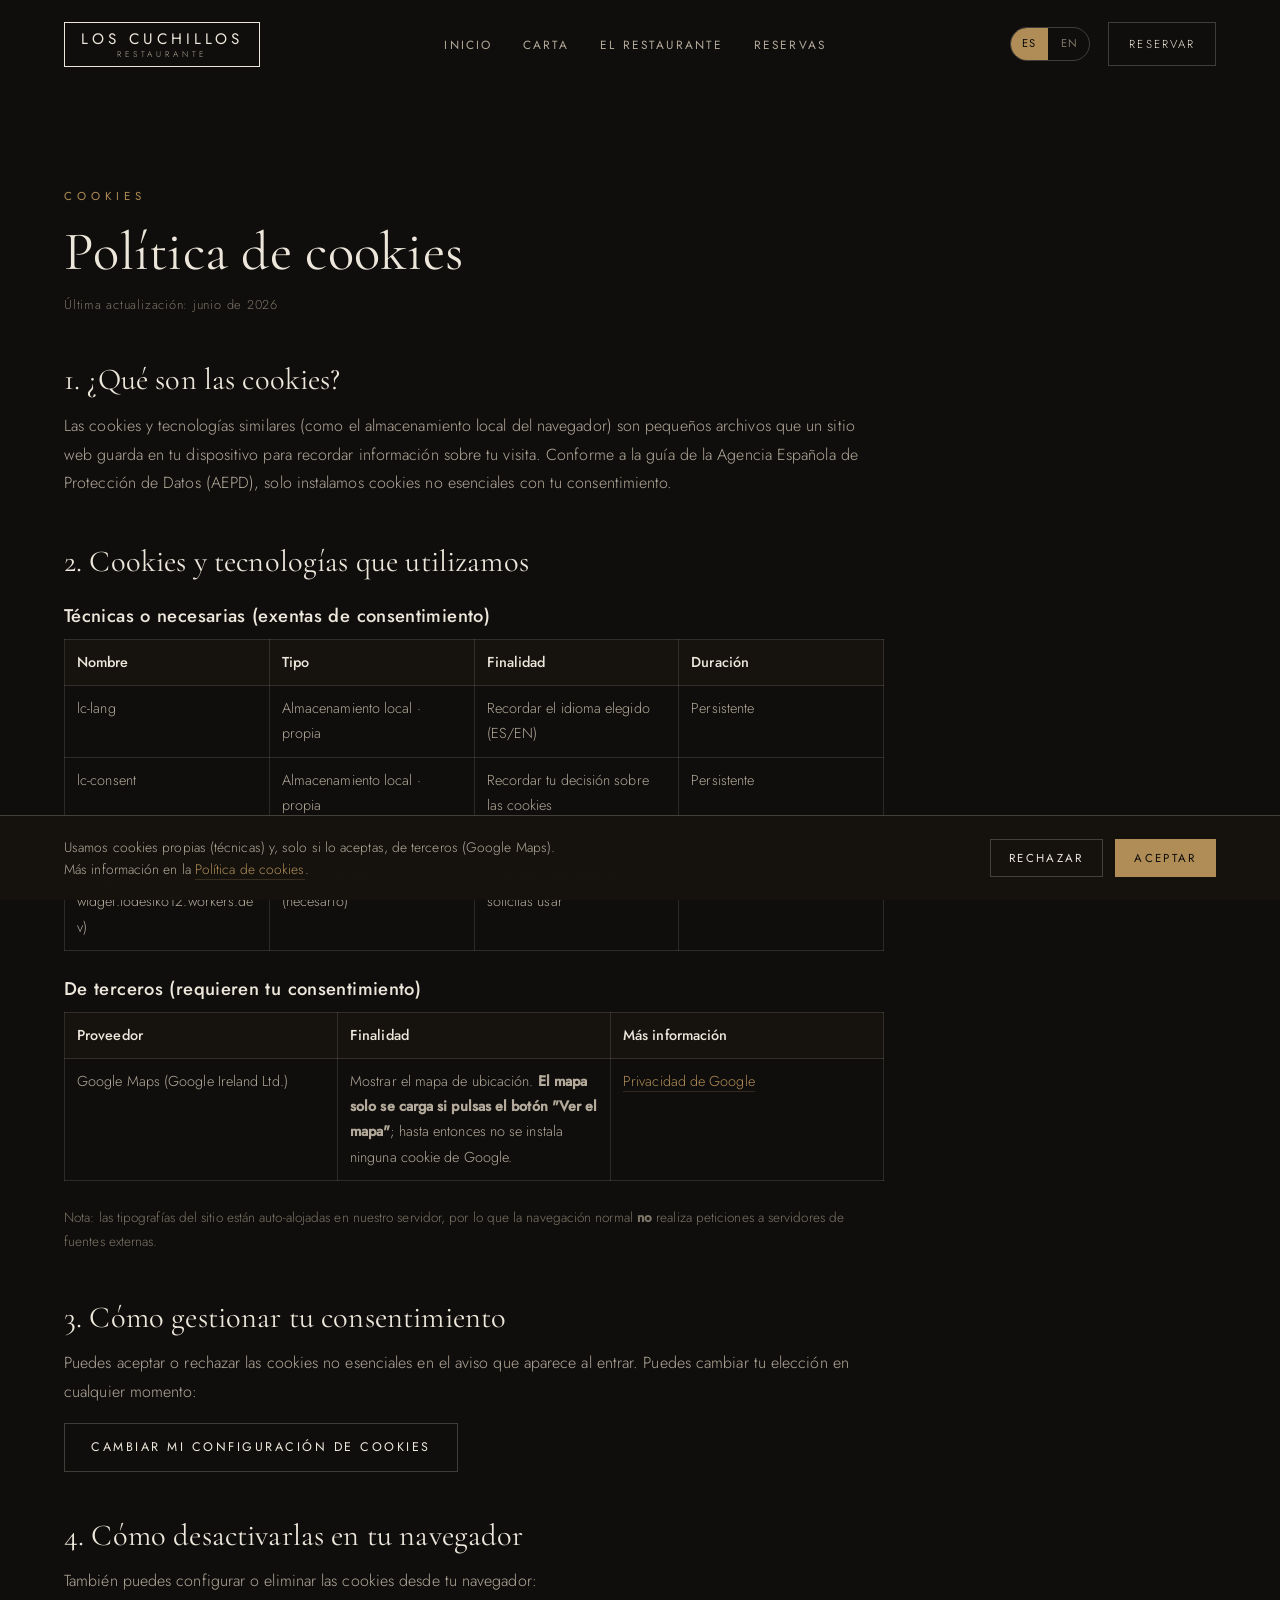
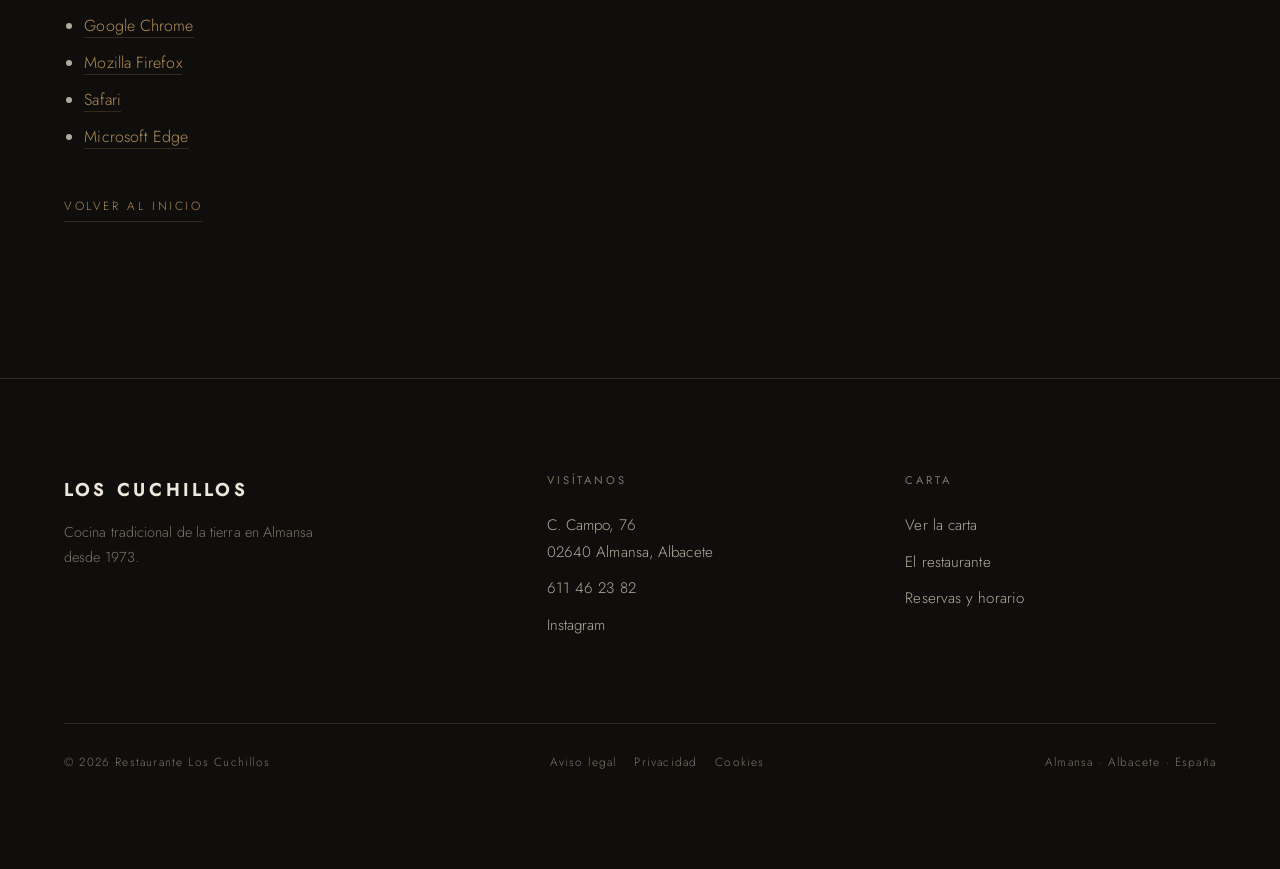
<file: cookies.html>
<!DOCTYPE html>
<html lang="es">
<head>
<meta charset="UTF-8" />
<meta name="viewport" content="width=device-width, initial-scale=1.0" />
<title data-es="Política de cookies · Los Cuchillos" data-en="Cookie policy · Los Cuchillos">Política de cookies · Los Cuchillos</title>
<meta name="description" content="Política de cookies de Restaurante Los Cuchillos (Almansa): qué tecnologías usamos y cómo gestionarlas." />
<link rel="canonical" href="https://lodesiko12.github.io/Web-Los-Cuchillos/cookies.html" />
<meta name="robots" content="index, follow" />
<meta name="theme-color" content="#100e0c" />
<link rel="icon" href="favicon.ico" sizes="any" />
<link rel="icon" type="image/svg+xml" href="favicon.svg" />
<link rel="apple-touch-icon" href="apple-touch-icon.png" />
<link rel="stylesheet" href="fonts/fonts.css" />
<link rel="stylesheet" href="css/site.css?v=6" />
</head>
<body>

<nav class="nav">
  <a class="brand" href="index.html" aria-label="Los Cuchillos"><b>Los Cuchillos</b><span>Restaurante</span></a>
  <ul class="nav-links">
    <li><a data-nav="index.html" href="index.html" data-es="Inicio" data-en="Home">Inicio</a></li>
    <li><a data-nav="carta.html" href="carta.html" data-es="Carta" data-en="Menu">Carta</a></li>
    <li><a data-nav="restaurante.html" href="restaurante.html" data-es="El Restaurante" data-en="The Restaurant">El Restaurante</a></li>
    <li><a data-nav="contacto.html" href="contacto.html" data-es="Reservas" data-en="Reservations">Reservas</a></li>
  </ul>
  <div class="nav-right">
    <div class="lang" role="group" aria-label="Idioma"><button data-lang="es" class="on">ES</button><button data-lang="en">EN</button></div>
    <a class="nav-cta" href="contacto.html#reservar" data-es="Reservar" data-en="Book">Reservar</a>
    <button class="burger" aria-label="Menú"><span></span><span></span><span></span></button>
  </div>
</nav>
<div class="mobile-menu">
  <a href="index.html" data-es="Inicio" data-en="Home">Inicio</a>
  <a href="carta.html" data-es="Carta" data-en="Menu">Carta</a>
  <a href="restaurante.html" data-es="El Restaurante" data-en="The Restaurant">El Restaurante</a>
  <a href="contacto.html" data-es="Reservas" data-en="Reservations">Reservas</a>
  <div class="mm-foot"><a href="tel:+34611462382" style="border:0;padding:0;font-family:var(--font-sans);font-size:.95rem">611 46 23 82</a></div>
</div>

<section class="section wrap" style="padding-top:clamp(120px,16vw,180px)">
  <div class="legal">
    <span class="eyebrow">Cookies</span>
    <h1 style="margin-top:14px">Política de cookies</h1>
    <p class="updated">Última actualización: junio de 2026</p>

    <h2>1. ¿Qué son las cookies?</h2>
    <p>Las cookies y tecnologías similares (como el almacenamiento local del navegador) son
    pequeños archivos que un sitio web guarda en tu dispositivo para recordar información sobre
    tu visita. Conforme a la guía de la Agencia Española de Protección de Datos (AEPD), solo
    instalamos cookies no esenciales con tu consentimiento.</p>

    <h2>2. Cookies y tecnologías que utilizamos</h2>

    <h3>Técnicas o necesarias (exentas de consentimiento)</h3>
    <table>
      <thead><tr><th>Nombre</th><th>Tipo</th><th>Finalidad</th><th>Duración</th></tr></thead>
      <tbody>
        <tr><td>lc-lang</td><td>Almacenamiento local · propia</td><td>Recordar el idioma elegido (ES/EN)</td><td>Persistente</td></tr>
        <tr><td>lc-consent</td><td>Almacenamiento local · propia</td><td>Recordar tu decisión sobre las cookies</td><td>Persistente</td></tr>
        <tr><td>Formulario de reservas (turnigo-widget.lodesiko12.workers.dev)</td><td>Almacenamiento local y de sesión · de tercero (necesario)</td><td>Permitir el funcionamiento del formulario de reserva que solicitas usar</td><td>Sesión / persistente</td></tr>
      </tbody>
    </table>

    <h3>De terceros (requieren tu consentimiento)</h3>
    <table>
      <thead><tr><th>Proveedor</th><th>Finalidad</th><th>Más información</th></tr></thead>
      <tbody>
        <tr><td>Google Maps (Google Ireland Ltd.)</td><td>Mostrar el mapa de ubicación. <strong>El mapa solo se carga si pulsas el botón "Ver el mapa"</strong>; hasta entonces no se instala ninguna cookie de Google.</td><td><a href="https://policies.google.com/privacy" target="_blank" rel="noopener">Privacidad de Google</a></td></tr>
      </tbody>
    </table>
    <p style="font-size:.85rem;color:var(--ink-mut)">Nota: las tipografías del sitio están auto-alojadas en nuestro servidor, por lo que la
    navegación normal <strong>no</strong> realiza peticiones a servidores de fuentes externas.</p>

    <h2>3. Cómo gestionar tu consentimiento</h2>
    <p>Puedes aceptar o rechazar las cookies no esenciales en el aviso que aparece al entrar.
    Puedes cambiar tu elección en cualquier momento:</p>
    <p><button class="btn" type="button" id="reset-consent" data-es="Cambiar mi configuración de cookies" data-en="Change my cookie settings">Cambiar mi configuración de cookies</button></p>

    <h2>4. Cómo desactivarlas en tu navegador</h2>
    <p>También puedes configurar o eliminar las cookies desde tu navegador:</p>
    <ul>
      <li><a href="https://support.google.com/chrome/answer/95647" target="_blank" rel="noopener">Google Chrome</a></li>
      <li><a href="https://support.mozilla.org/es/kb/Borrar%20cookies" target="_blank" rel="noopener">Mozilla Firefox</a></li>
      <li><a href="https://support.apple.com/es-es/guide/safari/sfri11471/mac" target="_blank" rel="noopener">Safari</a></li>
      <li><a href="https://support.microsoft.com/es-es/microsoft-edge" target="_blank" rel="noopener">Microsoft Edge</a></li>
    </ul>

    <p style="margin-top:40px"><a class="link-line" href="index.html" data-es="Volver al inicio" data-en="Back to home">Volver al inicio</a></p>
  </div>
</section>

<footer class="footer">
  <div class="wrap">
    <div class="footer__grid">
      <div class="footer__brand"><b>Los Cuchillos</b><p data-es="Cocina tradicional de la tierra en Almansa desde 1973." data-en="Traditional food of the land in Almansa since 1973.">Cocina tradicional de la tierra en Almansa desde 1973.</p></div>
      <div><h4 data-es="Visítanos" data-en="Visit us">Visítanos</h4><a href="https://maps.google.com/?q=C.+Campo,+76,+02640+Almansa,+Albacete" target="_blank" rel="noopener">C. Campo, 76<br />02640 Almansa, Albacete</a><a href="tel:+34611462382">611 46 23 82</a><a href="https://www.instagram.com/restauranteloscuchillos/" target="_blank" rel="noopener">Instagram</a></div>
      <div><h4 data-es="Carta" data-en="Menu">Carta</h4><a href="carta.html" data-es="Ver la carta" data-en="View the menu">Ver la carta</a><a href="restaurante.html" data-es="El restaurante" data-en="The restaurant">El restaurante</a><a href="contacto.html" data-es="Reservas y horario" data-en="Reservations & hours">Reservas y horario</a></div>
    </div>
    <div class="footer__bot">
      <span>© 2026 Restaurante Los Cuchillos</span>
      <nav class="footer__legal" aria-label="Legal">
        <a href="aviso-legal.html" data-es="Aviso legal" data-en="Legal notice">Aviso legal</a>
        <a href="privacidad.html" data-es="Privacidad" data-en="Privacy">Privacidad</a>
        <a href="cookies.html" data-es="Cookies" data-en="Cookies">Cookies</a>
      </nav>
      <span data-es="Almansa · Albacete · España" data-en="Almansa · Albacete · Spain">Almansa · Albacete · España</span>
    </div>
  </div>
</footer>

<script src="js/site.js?v=2"></script>
</body>
</html>
</file>
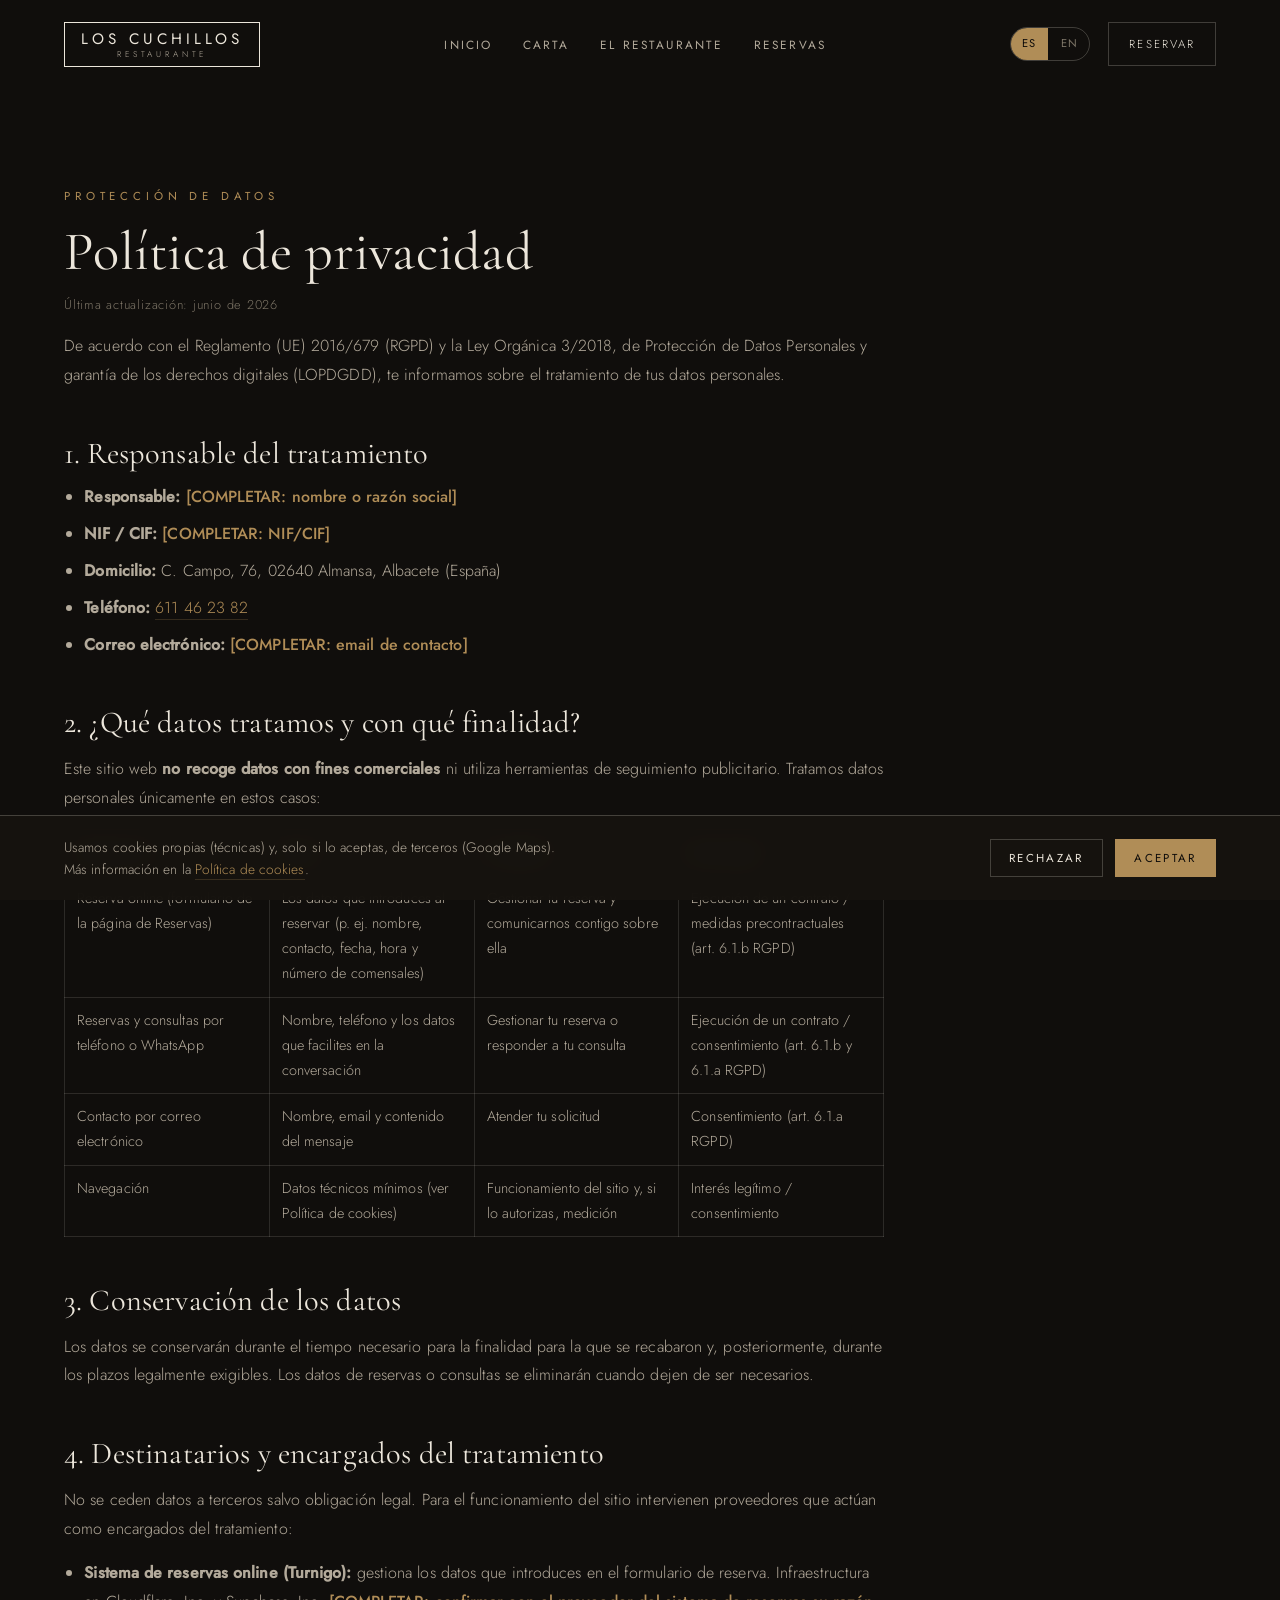
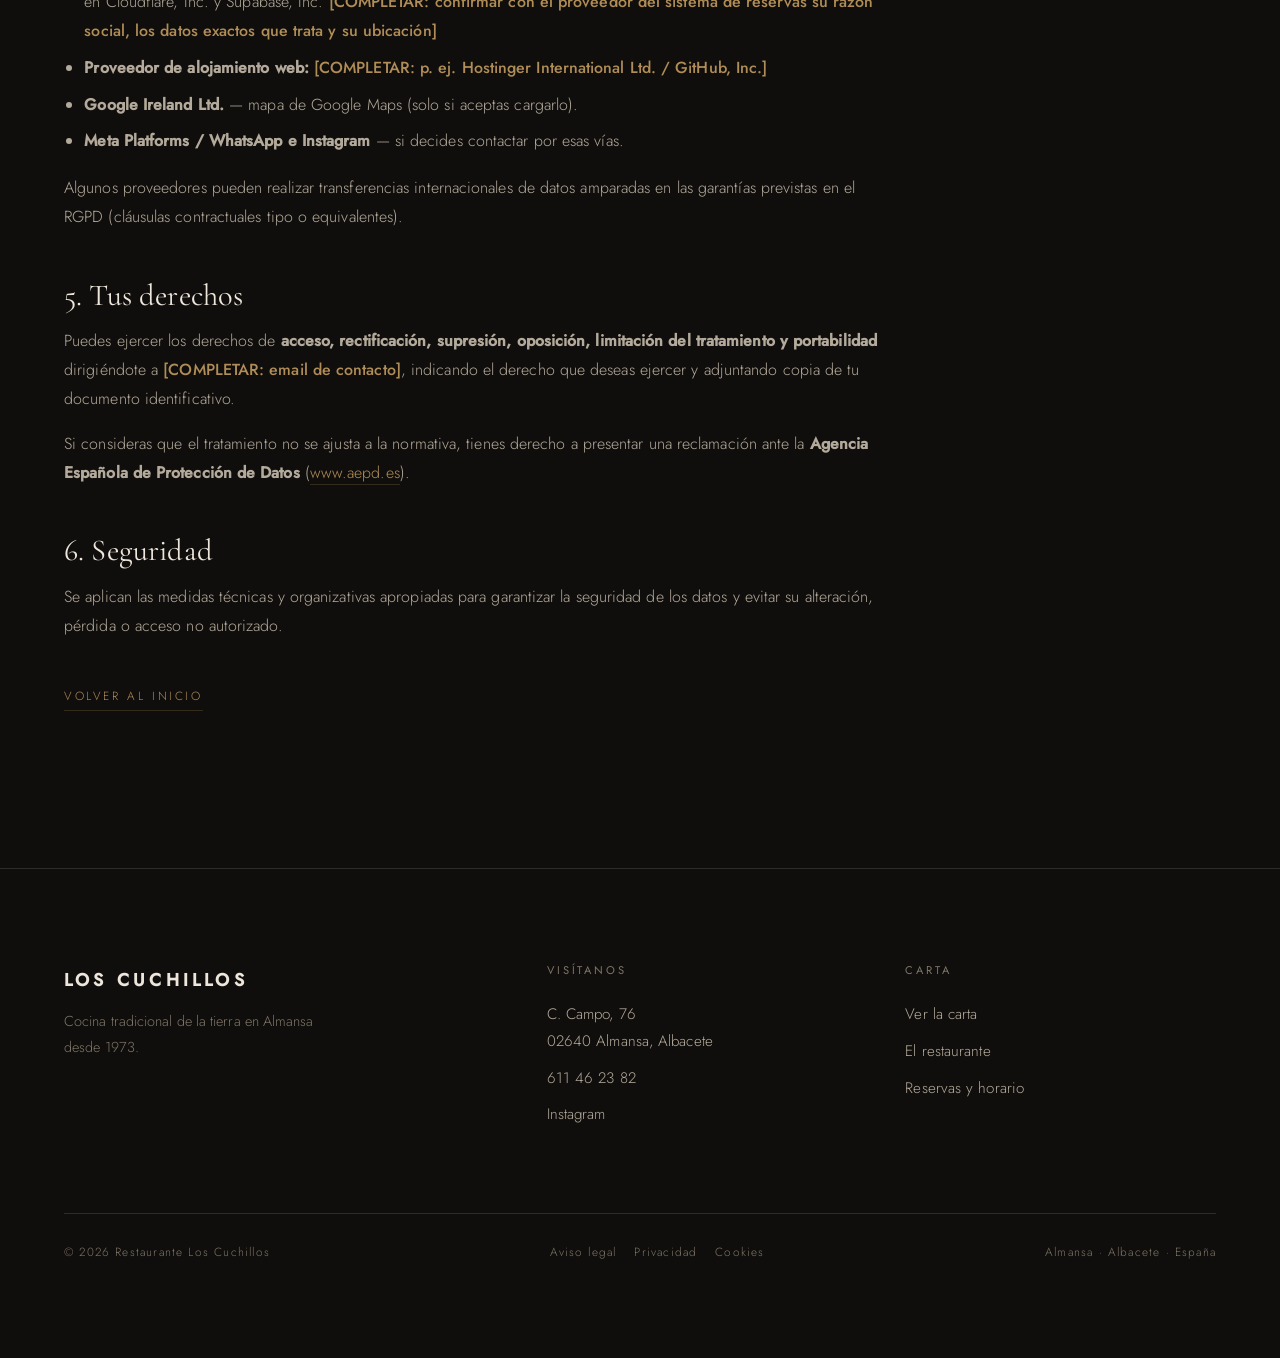
<file: privacidad.html>
<!DOCTYPE html>
<html lang="es">
<head>
<meta charset="UTF-8" />
<meta name="viewport" content="width=device-width, initial-scale=1.0" />
<title data-es="Política de privacidad · Los Cuchillos" data-en="Privacy policy · Los Cuchillos">Política de privacidad · Los Cuchillos</title>
<meta name="description" content="Política de privacidad y protección de datos de Restaurante Los Cuchillos (Almansa)." />
<link rel="canonical" href="https://lodesiko12.github.io/Web-Los-Cuchillos/privacidad.html" />
<meta name="robots" content="index, follow" />
<meta name="theme-color" content="#100e0c" />
<link rel="icon" href="favicon.ico" sizes="any" />
<link rel="icon" type="image/svg+xml" href="favicon.svg" />
<link rel="apple-touch-icon" href="apple-touch-icon.png" />
<link rel="stylesheet" href="fonts/fonts.css" />
<link rel="stylesheet" href="css/site.css?v=6" />
</head>
<body>

<nav class="nav">
  <a class="brand" href="index.html" aria-label="Los Cuchillos"><b>Los Cuchillos</b><span>Restaurante</span></a>
  <ul class="nav-links">
    <li><a data-nav="index.html" href="index.html" data-es="Inicio" data-en="Home">Inicio</a></li>
    <li><a data-nav="carta.html" href="carta.html" data-es="Carta" data-en="Menu">Carta</a></li>
    <li><a data-nav="restaurante.html" href="restaurante.html" data-es="El Restaurante" data-en="The Restaurant">El Restaurante</a></li>
    <li><a data-nav="contacto.html" href="contacto.html" data-es="Reservas" data-en="Reservations">Reservas</a></li>
  </ul>
  <div class="nav-right">
    <div class="lang" role="group" aria-label="Idioma"><button data-lang="es" class="on">ES</button><button data-lang="en">EN</button></div>
    <a class="nav-cta" href="contacto.html#reservar" data-es="Reservar" data-en="Book">Reservar</a>
    <button class="burger" aria-label="Menú"><span></span><span></span><span></span></button>
  </div>
</nav>
<div class="mobile-menu">
  <a href="index.html" data-es="Inicio" data-en="Home">Inicio</a>
  <a href="carta.html" data-es="Carta" data-en="Menu">Carta</a>
  <a href="restaurante.html" data-es="El Restaurante" data-en="The Restaurant">El Restaurante</a>
  <a href="contacto.html" data-es="Reservas" data-en="Reservations">Reservas</a>
  <div class="mm-foot"><a href="tel:+34611462382" style="border:0;padding:0;font-family:var(--font-sans);font-size:.95rem">611 46 23 82</a></div>
</div>

<section class="section wrap" style="padding-top:clamp(120px,16vw,180px)">
  <div class="legal">
    <span class="eyebrow">Protección de datos</span>
    <h1 style="margin-top:14px">Política de privacidad</h1>
    <p class="updated">Última actualización: junio de 2026</p>

    <p>De acuerdo con el Reglamento (UE) 2016/679 (RGPD) y la Ley Orgánica 3/2018, de
    Protección de Datos Personales y garantía de los derechos digitales (LOPDGDD), te
    informamos sobre el tratamiento de tus datos personales.</p>

    <h2>1. Responsable del tratamiento</h2>
    <ul>
      <li><strong>Responsable:</strong> <span class="placeholder">[COMPLETAR: nombre o razón social]</span></li>
      <li><strong>NIF / CIF:</strong> <span class="placeholder">[COMPLETAR: NIF/CIF]</span></li>
      <li><strong>Domicilio:</strong> C. Campo, 76, 02640 Almansa, Albacete (España)</li>
      <li><strong>Teléfono:</strong> <a href="tel:+34611462382">611 46 23 82</a></li>
      <li><strong>Correo electrónico:</strong> <span class="placeholder">[COMPLETAR: email de contacto]</span></li>
    </ul>

    <h2>2. ¿Qué datos tratamos y con qué finalidad?</h2>
    <p>Este sitio web <strong>no recoge datos con fines comerciales</strong> ni utiliza herramientas de
    seguimiento publicitario. Tratamos datos personales únicamente en estos casos:</p>
    <table>
      <thead><tr><th>Tratamiento</th><th>Datos</th><th>Finalidad</th><th>Base legal</th></tr></thead>
      <tbody>
        <tr><td>Reserva online (formulario de la página de Reservas)</td><td>Los datos que introduces al reservar (p. ej. nombre, contacto, fecha, hora y número de comensales)</td><td>Gestionar tu reserva y comunicarnos contigo sobre ella</td><td>Ejecución de un contrato / medidas precontractuales (art. 6.1.b RGPD)</td></tr>
        <tr><td>Reservas y consultas por teléfono o WhatsApp</td><td>Nombre, teléfono y los datos que facilites en la conversación</td><td>Gestionar tu reserva o responder a tu consulta</td><td>Ejecución de un contrato / consentimiento (art. 6.1.b y 6.1.a RGPD)</td></tr>
        <tr><td>Contacto por correo electrónico</td><td>Nombre, email y contenido del mensaje</td><td>Atender tu solicitud</td><td>Consentimiento (art. 6.1.a RGPD)</td></tr>
        <tr><td>Navegación</td><td>Datos técnicos mínimos (ver Política de cookies)</td><td>Funcionamiento del sitio y, si lo autorizas, medición</td><td>Interés legítimo / consentimiento</td></tr>
      </tbody>
    </table>

    <h2>3. Conservación de los datos</h2>
    <p>Los datos se conservarán durante el tiempo necesario para la finalidad para la que se
    recabaron y, posteriormente, durante los plazos legalmente exigibles. Los datos de reservas
    o consultas se eliminarán cuando dejen de ser necesarios.</p>

    <h2>4. Destinatarios y encargados del tratamiento</h2>
    <p>No se ceden datos a terceros salvo obligación legal. Para el funcionamiento del sitio
    intervienen proveedores que actúan como encargados del tratamiento:</p>
    <ul>
      <li><strong>Sistema de reservas online (Turnigo):</strong> gestiona los datos que introduces en el formulario de reserva. Infraestructura en Cloudflare, Inc. y Supabase, Inc. <span class="placeholder">[COMPLETAR: confirmar con el proveedor del sistema de reservas su razón social, los datos exactos que trata y su ubicación]</span></li>
      <li><strong>Proveedor de alojamiento web:</strong> <span class="placeholder">[COMPLETAR: p. ej. Hostinger International Ltd. / GitHub, Inc.]</span></li>
      <li><strong>Google Ireland Ltd.</strong> — mapa de Google Maps (solo si aceptas cargarlo).</li>
      <li><strong>Meta Platforms / WhatsApp e Instagram</strong> — si decides contactar por esas vías.</li>
    </ul>
    <p>Algunos proveedores pueden realizar transferencias internacionales de datos amparadas en
    las garantías previstas en el RGPD (cláusulas contractuales tipo o equivalentes).</p>

    <h2>5. Tus derechos</h2>
    <p>Puedes ejercer los derechos de <strong>acceso, rectificación, supresión, oposición,
    limitación del tratamiento y portabilidad</strong> dirigiéndote a
    <span class="placeholder">[COMPLETAR: email de contacto]</span>, indicando el derecho que
    deseas ejercer y adjuntando copia de tu documento identificativo.</p>
    <p>Si consideras que el tratamiento no se ajusta a la normativa, tienes derecho a presentar
    una reclamación ante la <strong>Agencia Española de Protección de Datos</strong>
    (<a href="https://www.aepd.es" target="_blank" rel="noopener">www.aepd.es</a>).</p>

    <h2>6. Seguridad</h2>
    <p>Se aplican las medidas técnicas y organizativas apropiadas para garantizar la seguridad
    de los datos y evitar su alteración, pérdida o acceso no autorizado.</p>

    <p style="margin-top:40px"><a class="link-line" href="index.html" data-es="Volver al inicio" data-en="Back to home">Volver al inicio</a></p>
  </div>
</section>

<footer class="footer">
  <div class="wrap">
    <div class="footer__grid">
      <div class="footer__brand"><b>Los Cuchillos</b><p data-es="Cocina tradicional de la tierra en Almansa desde 1973." data-en="Traditional food of the land in Almansa since 1973.">Cocina tradicional de la tierra en Almansa desde 1973.</p></div>
      <div><h4 data-es="Visítanos" data-en="Visit us">Visítanos</h4><a href="https://maps.google.com/?q=C.+Campo,+76,+02640+Almansa,+Albacete" target="_blank" rel="noopener">C. Campo, 76<br />02640 Almansa, Albacete</a><a href="tel:+34611462382">611 46 23 82</a><a href="https://www.instagram.com/restauranteloscuchillos/" target="_blank" rel="noopener">Instagram</a></div>
      <div><h4 data-es="Carta" data-en="Menu">Carta</h4><a href="carta.html" data-es="Ver la carta" data-en="View the menu">Ver la carta</a><a href="restaurante.html" data-es="El restaurante" data-en="The restaurant">El restaurante</a><a href="contacto.html" data-es="Reservas y horario" data-en="Reservations & hours">Reservas y horario</a></div>
    </div>
    <div class="footer__bot">
      <span>© 2026 Restaurante Los Cuchillos</span>
      <nav class="footer__legal" aria-label="Legal">
        <a href="aviso-legal.html" data-es="Aviso legal" data-en="Legal notice">Aviso legal</a>
        <a href="privacidad.html" data-es="Privacidad" data-en="Privacy">Privacidad</a>
        <a href="cookies.html" data-es="Cookies" data-en="Cookies">Cookies</a>
      </nav>
      <span data-es="Almansa · Albacete · España" data-en="Almansa · Albacete · Spain">Almansa · Albacete · España</span>
    </div>
  </div>
</footer>

<script src="js/site.js?v=2"></script>
</body>
</html>
</file>
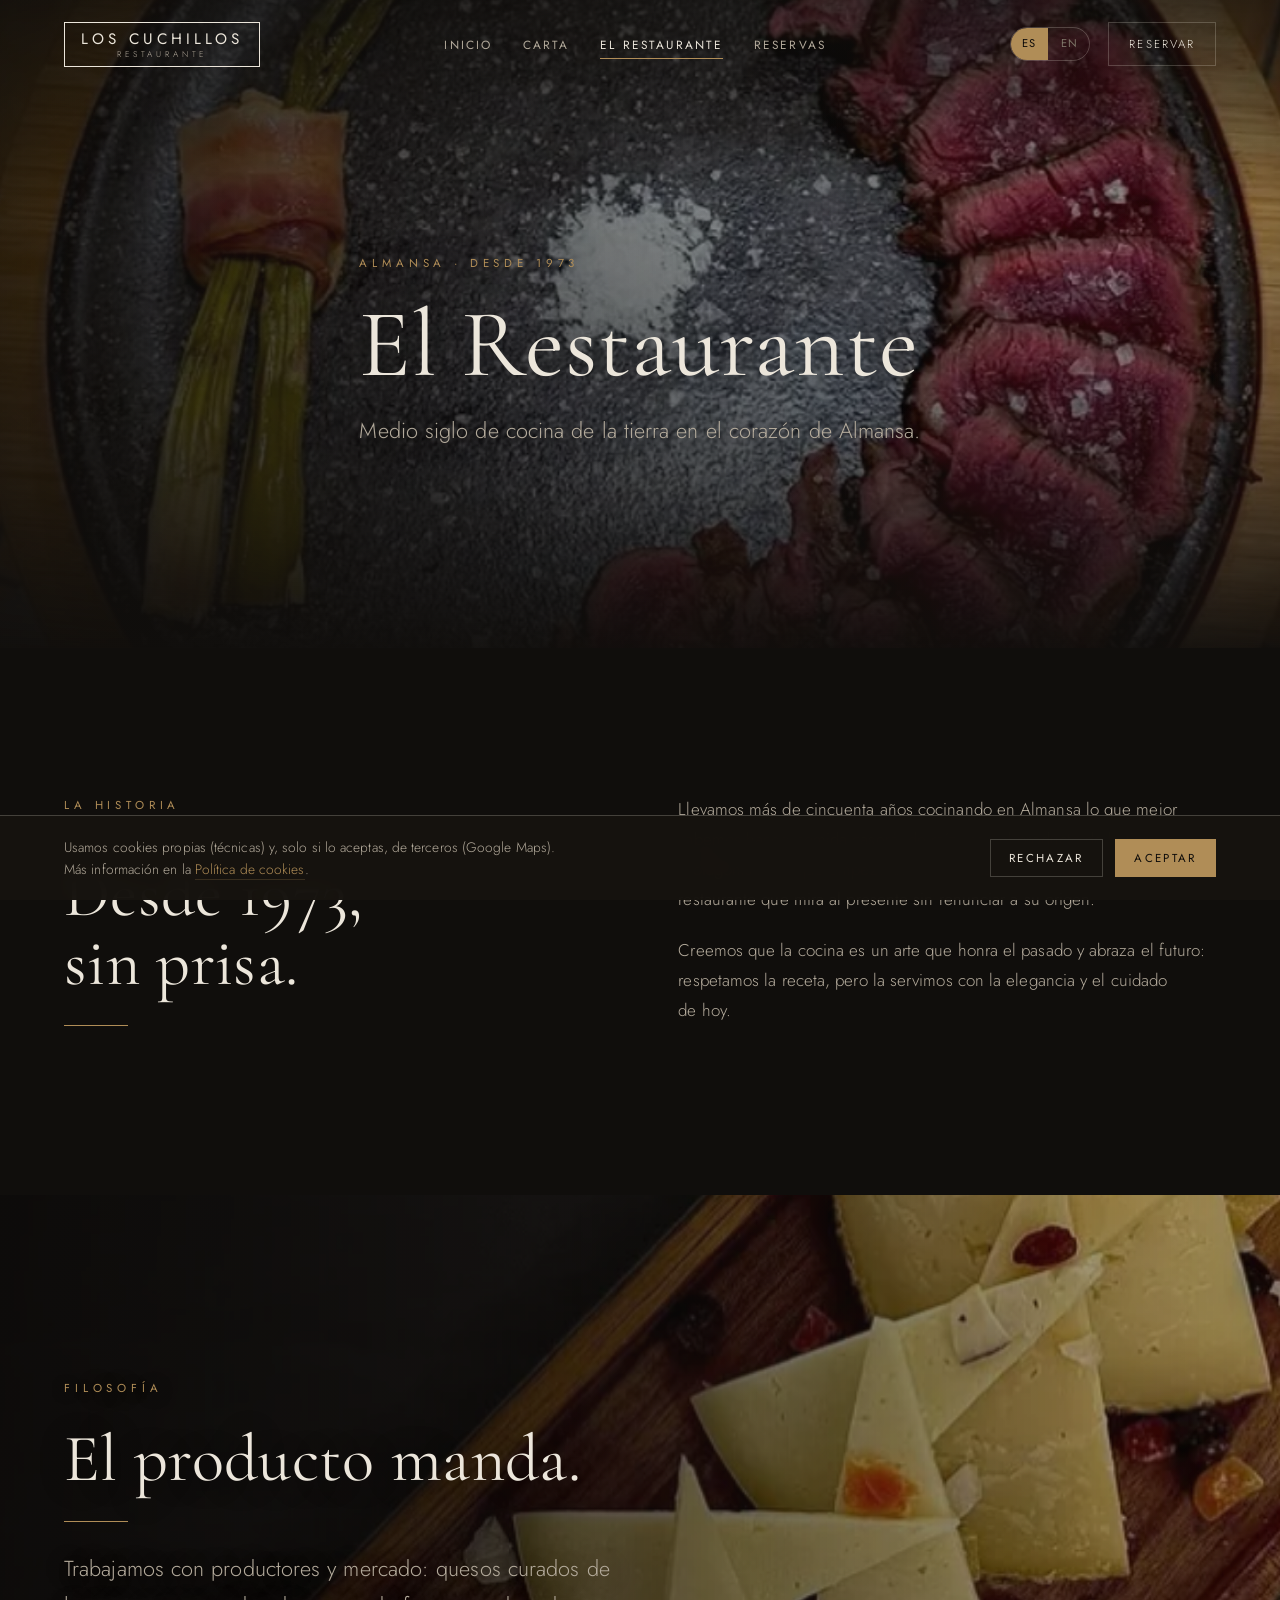
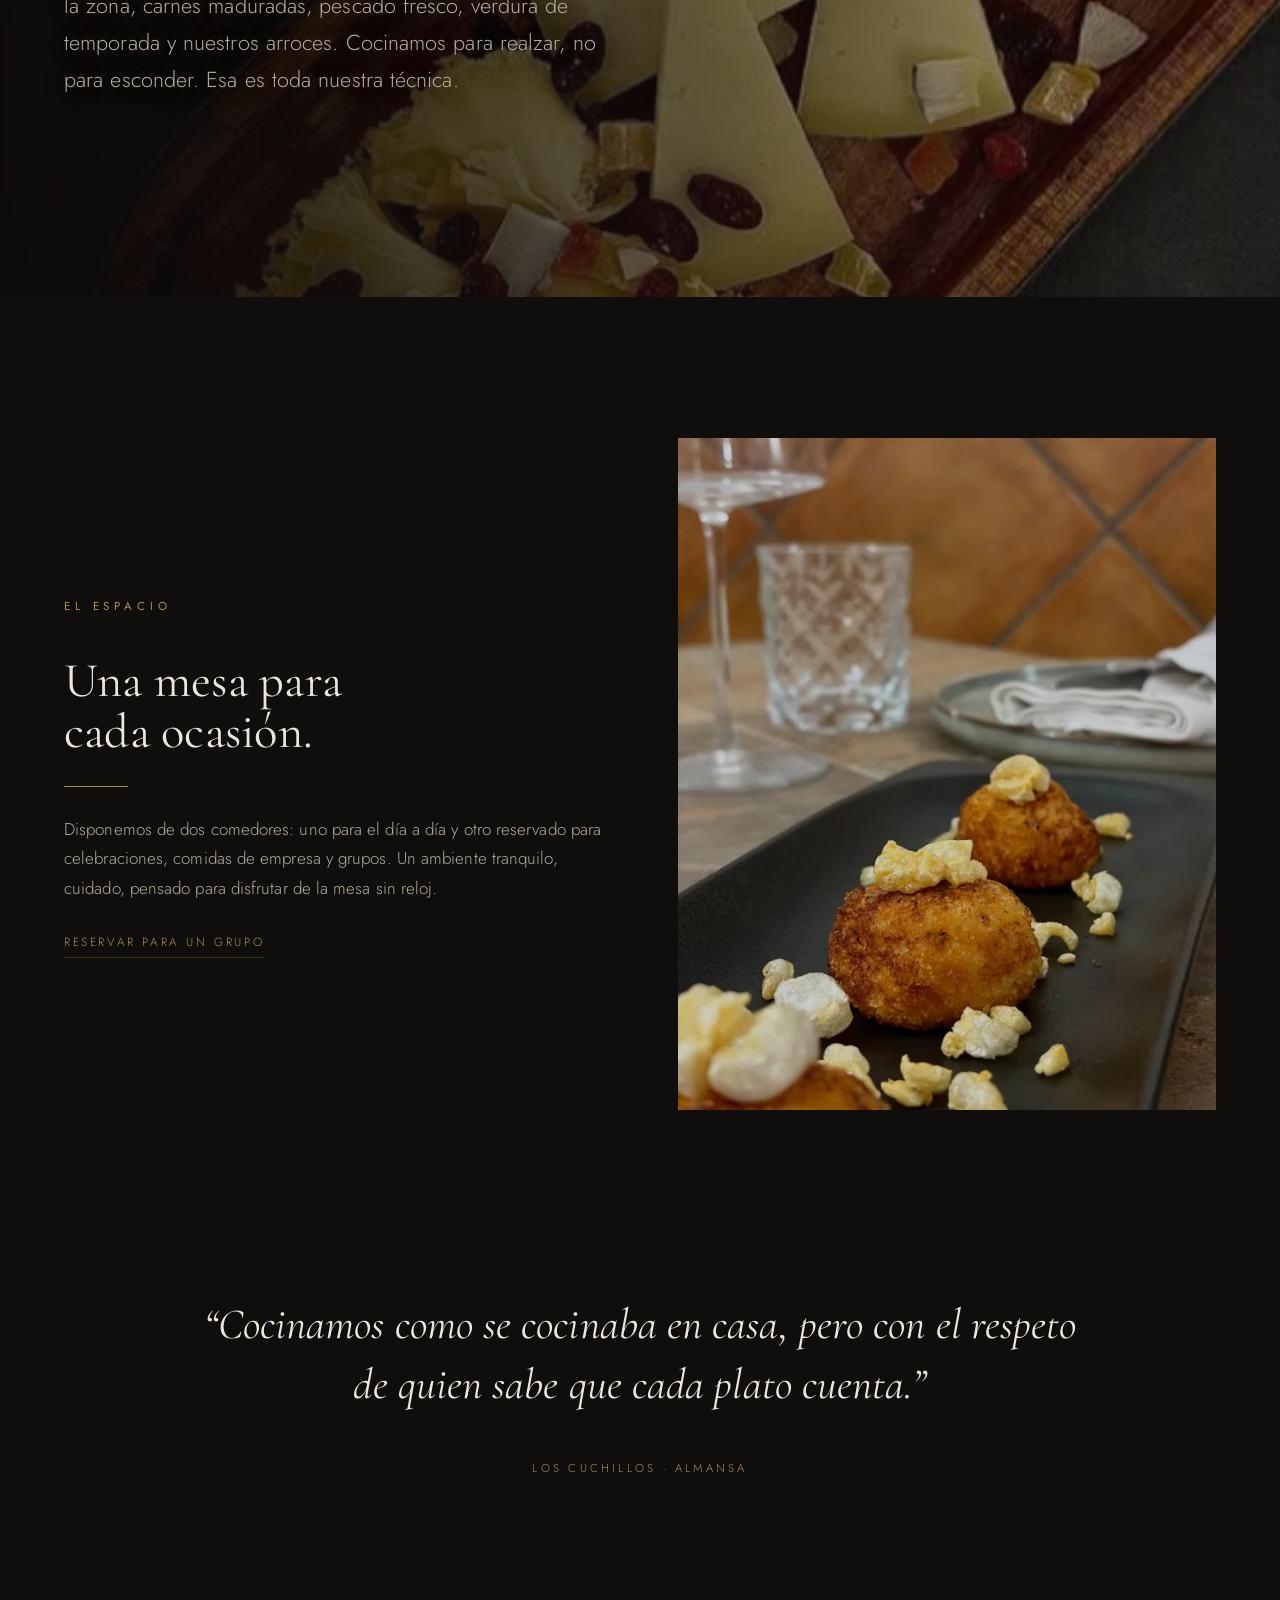
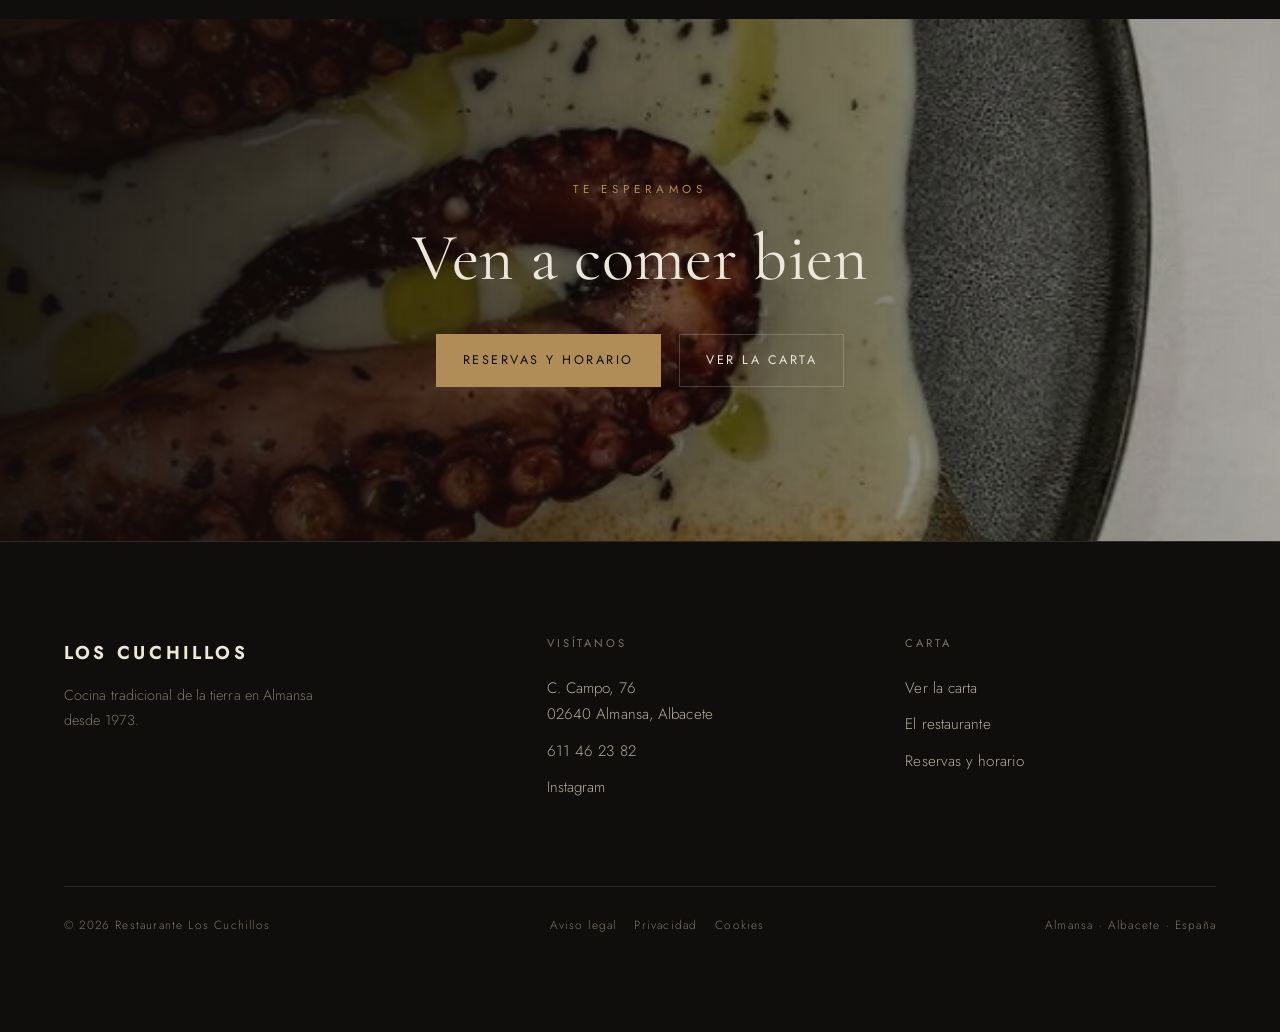
<file: restaurante.html>
<!DOCTYPE html>
<html lang="es">
<head>
<meta charset="UTF-8" />
<meta name="viewport" content="width=device-width, initial-scale=1.0" />
<title data-es="El Restaurante · Los Cuchillos, Almansa desde 1973" data-en="The Restaurant · Los Cuchillos, Almansa since 1973">El Restaurante · Los Cuchillos, Almansa desde 1973</title>
<meta name="description" content="Medio siglo de cocina de la tierra en Almansa. Conoce la historia de Los Cuchillos, su filosofía de producto y sus dos comedores para grupos y celebraciones." />
<link rel="canonical" href="https://lodesiko12.github.io/Web-Los-Cuchillos/restaurante.html" />
<meta name="robots" content="index, follow, max-image-preview:large, max-snippet:-1" />
<meta name="theme-color" content="#100e0c" />
<link rel="icon" href="favicon.ico" sizes="any" />
<link rel="icon" type="image/svg+xml" href="favicon.svg" />
<link rel="apple-touch-icon" href="apple-touch-icon.png" />
<meta property="og:type" content="website" />
<meta property="og:site_name" content="Restaurante Los Cuchillos" />
<meta property="og:locale" content="es_ES" />
<meta property="og:locale:alternate" content="en_US" />
<meta property="og:title" content="El Restaurante · Los Cuchillos, Almansa desde 1973" />
<meta property="og:description" content="Medio siglo de cocina de la tierra en Almansa. Historia, filosofía de producto y dos comedores para grupos y celebraciones." />
<meta property="og:url" content="https://lodesiko12.github.io/Web-Los-Cuchillos/restaurante.html" />
<meta property="og:image" content="https://lodesiko12.github.io/Web-Los-Cuchillos/og-image.jpg" />
<meta property="og:image:width" content="1200" />
<meta property="og:image:height" content="630" />
<meta property="og:image:alt" content="Restaurante Los Cuchillos · Almansa, desde 1973" />
<meta name="twitter:card" content="summary_large_image" />
<meta name="twitter:title" content="El Restaurante · Los Cuchillos, Almansa desde 1973" />
<meta name="twitter:description" content="Medio siglo de cocina de la tierra en Almansa. Historia, filosofía y comedores para grupos." />
<meta name="twitter:image" content="https://lodesiko12.github.io/Web-Los-Cuchillos/og-image.jpg" />
<link rel="stylesheet" href="fonts/fonts.css" />
<link rel="stylesheet" href="css/site.css?v=6" />
<script type="application/ld+json">
{
  "@context": "https://schema.org",
  "@type": "BreadcrumbList",
  "itemListElement": [
    { "@type": "ListItem", "position": 1, "name": "Inicio", "item": "https://lodesiko12.github.io/Web-Los-Cuchillos/" },
    { "@type": "ListItem", "position": 2, "name": "El Restaurante", "item": "https://lodesiko12.github.io/Web-Los-Cuchillos/restaurante.html" }
  ]
}
</script>
</head>
<body>

<nav class="nav">
  <a class="brand" href="index.html" aria-label="Los Cuchillos"><b>Los Cuchillos</b><span>Restaurante</span></a>
  <ul class="nav-links">
    <li><a data-nav="index.html" href="index.html" data-es="Inicio" data-en="Home">Inicio</a></li>
    <li><a data-nav="carta.html" href="carta.html" data-es="Carta" data-en="Menu">Carta</a></li>
    <li><a data-nav="restaurante.html" href="restaurante.html" data-es="El Restaurante" data-en="The Restaurant">El Restaurante</a></li>
    <li><a data-nav="contacto.html" href="contacto.html" data-es="Reservas" data-en="Reservations">Reservas</a></li>
  </ul>
  <div class="nav-right">
    <div class="lang" role="group" aria-label="Idioma"><button data-lang="es" class="on">ES</button><button data-lang="en">EN</button></div>
    <a class="nav-cta" href="contacto.html#reservar" data-es="Reservar" data-en="Book">Reservar</a>
    <button class="burger" aria-label="Menú"><span></span><span></span><span></span></button>
  </div>
</nav>
<div class="mobile-menu">
  <a href="index.html" data-es="Inicio" data-en="Home">Inicio</a>
  <a href="carta.html" data-es="Carta" data-en="Menu">Carta</a>
  <a href="restaurante.html" data-es="El Restaurante" data-en="The Restaurant">El Restaurante</a>
  <a href="contacto.html" data-es="Reservas" data-en="Reservations">Reservas</a>
  <div class="mm-foot"><a href="tel:+34611462382" style="border:0;padding:0;font-family:var(--font-sans);font-size:.95rem">611 46 23 82</a></div>
</div>

<!-- HERO interior -->
<header class="phero" style="min-height:72svh">
  <div class="phero__media"><img width="804" height="798" decoding="async" fetchpriority="high" data-parallax="0.12" src="assets/chuleton.webp" alt="Carne madurada" /></div>
  <div class="wrap phero__inner">
    <span class="eyebrow reveal" data-es="Almansa · desde 1973" data-en="Almansa · since 1973">Almansa · desde 1973</span>
    <h1 class="display reveal d1" style="margin-top:18px;font-size:clamp(2.6rem,7.5vw,6.4rem)" data-es="El Restaurante" data-en="The Restaurant">El Restaurante</h1>
    <p class="lead reveal d2" style="max-width:50ch;margin-top:18px" data-es="Medio siglo de cocina de la tierra en el corazón de Almansa." data-en="Half a century of food of the land in the heart of Almansa.">Medio siglo de cocina de la tierra en el corazón de Almansa.</p>
  </div>
</header>

<!-- HISTORIA -->
<section class="section wrap">
  <div class="split">
    <div class="split__body reveal">
      <span class="eyebrow" data-es="La historia" data-en="The story">La historia</span>
      <h2 class="h-xl" style="margin-top:22px" data-es="Desde 1973, sin prisa." data-en="Since 1973, unhurried.">Desde 1973, sin prisa.</h2>
      <hr class="hairline" />
    </div>
    <div class="split__body reveal d1">
      <p data-es="Llevamos más de cincuenta años cocinando en Almansa lo que mejor sabemos hacer: comida casera, de raíz, con el producto de la tierra como protagonista. Lo que empezó como una casa de comidas es hoy un restaurante que mira al presente sin renunciar a su origen."
         data-en="For more than fifty years we have cooked in Almansa what we know best: honest, rooted home cooking, with the produce of the land at its heart. What began as a humble dining house is today a restaurant that looks to the present without renouncing its origin.">
         Llevamos más de cincuenta años cocinando en Almansa lo que mejor sabemos hacer: comida casera, de raíz, con el producto de la tierra como protagonista. Lo que empezó como una casa de comidas es hoy un restaurante que mira al presente sin renunciar a su origen.
      </p>
      <p data-es="Creemos que la cocina es un arte que honra el pasado y abraza el futuro: respetamos la receta, pero la servimos con la elegancia y el cuidado de hoy."
         data-en="We believe cooking is an art that honours the past and embraces the future: we respect the recipe, but we serve it with the elegance and care of today.">
         Creemos que la cocina es un arte que honra el pasado y abraza el futuro: respetamos la receta, pero la servimos con la elegancia y el cuidado de hoy.
      </p>
    </div>
  </div>
</section>

<!-- FEATURE filosofía -->
<section class="feature">
  <div class="feature__media"><img width="629" height="829" decoding="async" loading="lazy" data-parallax="0.08" src="assets/quesos.webp" alt="Producto de la tierra" /></div>
  <div class="wrap" style="width:100%">
    <div class="feature__inner reveal">
      <span class="eyebrow" data-es="Filosofía" data-en="Philosophy">Filosofía</span>
      <h2 class="h-xl" style="margin-top:22px" data-es="El producto manda." data-en="The produce leads.">El producto manda.</h2>
      <hr class="hairline" />
      <p class="lead" data-es="Trabajamos con productores y mercado: quesos curados de la zona, carnes maduradas, pescado fresco, verdura de temporada y nuestros arroces. Cocinamos para realzar, no para esconder. Esa es toda nuestra técnica."
         data-en="We work with producers and the market: local cured cheeses, aged meats, fresh fish, seasonal vegetables and our rices. We cook to elevate, not to mask. That is our whole technique.">
         Trabajamos con productores y mercado: quesos curados de la zona, carnes maduradas, pescado fresco, verdura de temporada y nuestros arroces. Cocinamos para realzar, no para esconder. Esa es toda nuestra técnica.
      </p>
    </div>
  </div>
</section>

<!-- EL ESPACIO -->
<section class="section wrap">
  <div class="split rev">
    <div class="split__media reveal"><img width="625" height="837" decoding="async" loading="lazy" src="assets/croquetas.webp" alt="Detalle de sala" /></div>
    <div class="split__body reveal d1">
      <span class="eyebrow" data-es="El espacio" data-en="The space">El espacio</span>
      <h2 class="h-lg" style="margin:18px 0 0" data-es="Una mesa para cada ocasión." data-en="A table for every occasion.">Una mesa para cada ocasión.</h2>
      <hr class="hairline" />
      <p data-es="Disponemos de dos comedores: uno para el día a día y otro reservado para celebraciones, comidas de empresa y grupos. Un ambiente tranquilo, cuidado, pensado para disfrutar de la mesa sin reloj."
         data-en="We have two dining rooms: one for everyday dining and another for celebrations, business lunches and groups. A calm, considered atmosphere, made to enjoy the table without watching the clock.">
         Disponemos de dos comedores: uno para el día a día y otro reservado para celebraciones, comidas de empresa y grupos. Un ambiente tranquilo, cuidado, pensado para disfrutar de la mesa sin reloj.
      </p>
      <a class="link-line" href="contacto.html" data-es="Reservar para un grupo" data-en="Book for a group">Reservar para un grupo</a>
    </div>
  </div>
</section>

<!-- CITA -->
<section class="section wrap" style="padding-top:0">
  <div class="quote reveal">
    <p data-es="“Cocinamos como se cocinaba en casa, pero con el respeto de quien sabe que cada plato cuenta.”"
       data-en="“We cook as one cooked at home, but with the respect of those who know that every plate matters.”">
       “Cocinamos como se cocinaba en casa, pero con el respeto de quien sabe que cada plato cuenta.”
    </p>
    <cite data-es="Los Cuchillos · Almansa" data-en="Los Cuchillos · Almansa">Los Cuchillos · Almansa</cite>
  </div>
</section>

<!-- CTA -->
<section class="feature" style="min-height:58svh">
  <div class="feature__media"><img width="628" height="838" decoding="async" loading="lazy" data-parallax="0.08" src="assets/pulpo.webp" alt="Pulpo" /></div>
  <div class="wrap center" style="width:100%;position:relative;z-index:2">
    <div class="reveal" style="max-width:680px;margin-inline:auto">
      <span class="eyebrow" data-es="Te esperamos" data-en="We await you">Te esperamos</span>
      <h2 class="h-xl" style="margin:20px 0 26px" data-es="Ven a comer bien" data-en="Come and eat well">Ven a comer bien</h2>
      <div class="hero__cues">
        <a class="btn btn--solid" href="contacto.html" data-es="Reservas y horario" data-en="Reservations & hours">Reservas y horario</a>
        <a class="btn" href="carta.html" data-es="Ver la carta" data-en="View the menu">Ver la carta</a>
      </div>
    </div>
  </div>
</section>

<!-- FOOTER -->
<footer class="footer">
  <div class="wrap">
    <div class="footer__grid">
      <div class="footer__brand"><b>Los Cuchillos</b><p data-es="Cocina tradicional de la tierra en Almansa desde 1973." data-en="Traditional food of the land in Almansa since 1973.">Cocina tradicional de la tierra en Almansa desde 1973.</p></div>
      <div><h4 data-es="Visítanos" data-en="Visit us">Visítanos</h4><a href="https://maps.google.com/?q=C.+Campo,+76,+02640+Almansa,+Albacete" target="_blank" rel="noopener">C. Campo, 76<br />02640 Almansa, Albacete</a><a href="tel:+34611462382">611 46 23 82</a><a href="https://www.instagram.com/restauranteloscuchillos/" target="_blank" rel="noopener">Instagram</a></div>
      <div><h4 data-es="Carta" data-en="Menu">Carta</h4><a href="carta.html" data-es="Ver la carta" data-en="View the menu">Ver la carta</a><a href="restaurante.html" data-es="El restaurante" data-en="The restaurant">El restaurante</a><a href="contacto.html" data-es="Reservas y horario" data-en="Reservations & hours">Reservas y horario</a></div>
    </div>
    <div class="footer__bot">
      <span>© 2026 Restaurante Los Cuchillos</span>
      <nav class="footer__legal" aria-label="Legal">
        <a href="aviso-legal.html" data-es="Aviso legal" data-en="Legal notice">Aviso legal</a>
        <a href="privacidad.html" data-es="Privacidad" data-en="Privacy">Privacidad</a>
        <a href="cookies.html" data-es="Cookies" data-en="Cookies">Cookies</a>
      </nav>
      <span data-es="Almansa · Albacete · España" data-en="Almansa · Albacete · Spain">Almansa · Albacete · España</span>
    </div>
  </div>
</footer>

<script src="js/site.js?v=2"></script>
</body>
</html>
</file>
<file: fonts/fonts.css>
/* Los Cuchillos — fuentes auto-alojadas (Google Fonts, subsets latin/latin-ext) */
@font-face{font-family:'Cinzel';font-style:normal;font-weight:400;font-display:swap;src:url('cinzel-400-normal-latin-ext.woff2') format('woff2');unicode-range:U+0100-02BA, U+02BD-02C5, U+02C7-02CC, U+02CE-02D7, U+02DD-02FF, U+0304, U+0308, U+0329, U+1D00-1DBF, U+1E00-1E9F, U+1EF2-1EFF, U+2020, U+20A0-20AB, U+20AD-20C0, U+2113, U+2C60-2C7F, U+A720-A7FF;}
@font-face{font-family:'Cinzel';font-style:normal;font-weight:400;font-display:swap;src:url('cinzel-400-normal-latin.woff2') format('woff2');unicode-range:U+0000-00FF, U+0131, U+0152-0153, U+02BB-02BC, U+02C6, U+02DA, U+02DC, U+0304, U+0308, U+0329, U+2000-206F, U+20AC, U+2122, U+2191, U+2193, U+2212, U+2215, U+FEFF, U+FFFD;}
@font-face{font-family:'Cinzel';font-style:normal;font-weight:500;font-display:swap;src:url('cinzel-500-normal-latin-ext.woff2') format('woff2');unicode-range:U+0100-02BA, U+02BD-02C5, U+02C7-02CC, U+02CE-02D7, U+02DD-02FF, U+0304, U+0308, U+0329, U+1D00-1DBF, U+1E00-1E9F, U+1EF2-1EFF, U+2020, U+20A0-20AB, U+20AD-20C0, U+2113, U+2C60-2C7F, U+A720-A7FF;}
@font-face{font-family:'Cinzel';font-style:normal;font-weight:500;font-display:swap;src:url('cinzel-500-normal-latin.woff2') format('woff2');unicode-range:U+0000-00FF, U+0131, U+0152-0153, U+02BB-02BC, U+02C6, U+02DA, U+02DC, U+0304, U+0308, U+0329, U+2000-206F, U+20AC, U+2122, U+2191, U+2193, U+2212, U+2215, U+FEFF, U+FFFD;}
@font-face{font-family:'Cinzel';font-style:normal;font-weight:600;font-display:swap;src:url('cinzel-600-normal-latin-ext.woff2') format('woff2');unicode-range:U+0100-02BA, U+02BD-02C5, U+02C7-02CC, U+02CE-02D7, U+02DD-02FF, U+0304, U+0308, U+0329, U+1D00-1DBF, U+1E00-1E9F, U+1EF2-1EFF, U+2020, U+20A0-20AB, U+20AD-20C0, U+2113, U+2C60-2C7F, U+A720-A7FF;}
@font-face{font-family:'Cinzel';font-style:normal;font-weight:600;font-display:swap;src:url('cinzel-600-normal-latin.woff2') format('woff2');unicode-range:U+0000-00FF, U+0131, U+0152-0153, U+02BB-02BC, U+02C6, U+02DA, U+02DC, U+0304, U+0308, U+0329, U+2000-206F, U+20AC, U+2122, U+2191, U+2193, U+2212, U+2215, U+FEFF, U+FFFD;}
@font-face{font-family:'Cormorant Garamond';font-style:italic;font-weight:400;font-display:swap;src:url('cormorant-garamond-400-italic-latin-ext.woff2') format('woff2');unicode-range:U+0100-02BA, U+02BD-02C5, U+02C7-02CC, U+02CE-02D7, U+02DD-02FF, U+0304, U+0308, U+0329, U+1D00-1DBF, U+1E00-1E9F, U+1EF2-1EFF, U+2020, U+20A0-20AB, U+20AD-20C0, U+2113, U+2C60-2C7F, U+A720-A7FF;}
@font-face{font-family:'Cormorant Garamond';font-style:italic;font-weight:400;font-display:swap;src:url('cormorant-garamond-400-italic-latin.woff2') format('woff2');unicode-range:U+0000-00FF, U+0131, U+0152-0153, U+02BB-02BC, U+02C6, U+02DA, U+02DC, U+0304, U+0308, U+0329, U+2000-206F, U+20AC, U+2122, U+2191, U+2193, U+2212, U+2215, U+FEFF, U+FFFD;}
@font-face{font-family:'Cormorant Garamond';font-style:italic;font-weight:500;font-display:swap;src:url('cormorant-garamond-500-italic-latin-ext.woff2') format('woff2');unicode-range:U+0100-02BA, U+02BD-02C5, U+02C7-02CC, U+02CE-02D7, U+02DD-02FF, U+0304, U+0308, U+0329, U+1D00-1DBF, U+1E00-1E9F, U+1EF2-1EFF, U+2020, U+20A0-20AB, U+20AD-20C0, U+2113, U+2C60-2C7F, U+A720-A7FF;}
@font-face{font-family:'Cormorant Garamond';font-style:italic;font-weight:500;font-display:swap;src:url('cormorant-garamond-500-italic-latin.woff2') format('woff2');unicode-range:U+0000-00FF, U+0131, U+0152-0153, U+02BB-02BC, U+02C6, U+02DA, U+02DC, U+0304, U+0308, U+0329, U+2000-206F, U+20AC, U+2122, U+2191, U+2193, U+2212, U+2215, U+FEFF, U+FFFD;}
@font-face{font-family:'Cormorant Garamond';font-style:normal;font-weight:400;font-display:swap;src:url('cormorant-garamond-400-normal-latin-ext.woff2') format('woff2');unicode-range:U+0100-02BA, U+02BD-02C5, U+02C7-02CC, U+02CE-02D7, U+02DD-02FF, U+0304, U+0308, U+0329, U+1D00-1DBF, U+1E00-1E9F, U+1EF2-1EFF, U+2020, U+20A0-20AB, U+20AD-20C0, U+2113, U+2C60-2C7F, U+A720-A7FF;}
@font-face{font-family:'Cormorant Garamond';font-style:normal;font-weight:400;font-display:swap;src:url('cormorant-garamond-400-normal-latin.woff2') format('woff2');unicode-range:U+0000-00FF, U+0131, U+0152-0153, U+02BB-02BC, U+02C6, U+02DA, U+02DC, U+0304, U+0308, U+0329, U+2000-206F, U+20AC, U+2122, U+2191, U+2193, U+2212, U+2215, U+FEFF, U+FFFD;}
@font-face{font-family:'Cormorant Garamond';font-style:normal;font-weight:500;font-display:swap;src:url('cormorant-garamond-500-normal-latin-ext.woff2') format('woff2');unicode-range:U+0100-02BA, U+02BD-02C5, U+02C7-02CC, U+02CE-02D7, U+02DD-02FF, U+0304, U+0308, U+0329, U+1D00-1DBF, U+1E00-1E9F, U+1EF2-1EFF, U+2020, U+20A0-20AB, U+20AD-20C0, U+2113, U+2C60-2C7F, U+A720-A7FF;}
@font-face{font-family:'Cormorant Garamond';font-style:normal;font-weight:500;font-display:swap;src:url('cormorant-garamond-500-normal-latin.woff2') format('woff2');unicode-range:U+0000-00FF, U+0131, U+0152-0153, U+02BB-02BC, U+02C6, U+02DA, U+02DC, U+0304, U+0308, U+0329, U+2000-206F, U+20AC, U+2122, U+2191, U+2193, U+2212, U+2215, U+FEFF, U+FFFD;}
@font-face{font-family:'Cormorant Garamond';font-style:normal;font-weight:600;font-display:swap;src:url('cormorant-garamond-600-normal-latin-ext.woff2') format('woff2');unicode-range:U+0100-02BA, U+02BD-02C5, U+02C7-02CC, U+02CE-02D7, U+02DD-02FF, U+0304, U+0308, U+0329, U+1D00-1DBF, U+1E00-1E9F, U+1EF2-1EFF, U+2020, U+20A0-20AB, U+20AD-20C0, U+2113, U+2C60-2C7F, U+A720-A7FF;}
@font-face{font-family:'Cormorant Garamond';font-style:normal;font-weight:600;font-display:swap;src:url('cormorant-garamond-600-normal-latin.woff2') format('woff2');unicode-range:U+0000-00FF, U+0131, U+0152-0153, U+02BB-02BC, U+02C6, U+02DA, U+02DC, U+0304, U+0308, U+0329, U+2000-206F, U+20AC, U+2122, U+2191, U+2193, U+2212, U+2215, U+FEFF, U+FFFD;}
@font-face{font-family:'Jost';font-style:normal;font-weight:300;font-display:swap;src:url('jost-300-normal-latin-ext.woff2') format('woff2');unicode-range:U+0100-02BA, U+02BD-02C5, U+02C7-02CC, U+02CE-02D7, U+02DD-02FF, U+0304, U+0308, U+0329, U+1D00-1DBF, U+1E00-1E9F, U+1EF2-1EFF, U+2020, U+20A0-20AB, U+20AD-20C0, U+2113, U+2C60-2C7F, U+A720-A7FF;}
@font-face{font-family:'Jost';font-style:normal;font-weight:300;font-display:swap;src:url('jost-300-normal-latin.woff2') format('woff2');unicode-range:U+0000-00FF, U+0131, U+0152-0153, U+02BB-02BC, U+02C6, U+02DA, U+02DC, U+0304, U+0308, U+0329, U+2000-206F, U+20AC, U+2122, U+2191, U+2193, U+2212, U+2215, U+FEFF, U+FFFD;}
@font-face{font-family:'Jost';font-style:normal;font-weight:400;font-display:swap;src:url('jost-400-normal-latin-ext.woff2') format('woff2');unicode-range:U+0100-02BA, U+02BD-02C5, U+02C7-02CC, U+02CE-02D7, U+02DD-02FF, U+0304, U+0308, U+0329, U+1D00-1DBF, U+1E00-1E9F, U+1EF2-1EFF, U+2020, U+20A0-20AB, U+20AD-20C0, U+2113, U+2C60-2C7F, U+A720-A7FF;}
@font-face{font-family:'Jost';font-style:normal;font-weight:400;font-display:swap;src:url('jost-400-normal-latin.woff2') format('woff2');unicode-range:U+0000-00FF, U+0131, U+0152-0153, U+02BB-02BC, U+02C6, U+02DA, U+02DC, U+0304, U+0308, U+0329, U+2000-206F, U+20AC, U+2122, U+2191, U+2193, U+2212, U+2215, U+FEFF, U+FFFD;}
@font-face{font-family:'Jost';font-style:normal;font-weight:500;font-display:swap;src:url('jost-500-normal-latin-ext.woff2') format('woff2');unicode-range:U+0100-02BA, U+02BD-02C5, U+02C7-02CC, U+02CE-02D7, U+02DD-02FF, U+0304, U+0308, U+0329, U+1D00-1DBF, U+1E00-1E9F, U+1EF2-1EFF, U+2020, U+20A0-20AB, U+20AD-20C0, U+2113, U+2C60-2C7F, U+A720-A7FF;}
@font-face{font-family:'Jost';font-style:normal;font-weight:500;font-display:swap;src:url('jost-500-normal-latin.woff2') format('woff2');unicode-range:U+0000-00FF, U+0131, U+0152-0153, U+02BB-02BC, U+02C6, U+02DA, U+02DC, U+0304, U+0308, U+0329, U+2000-206F, U+20AC, U+2122, U+2191, U+2193, U+2212, U+2215, U+FEFF, U+FFFD;}
</file>
<file: css/site.css>
/* ============================================================
   LOS CUCHILLOS — Restaurante · Almansa, 1973
   Sistema visual compartido
   ============================================================ */

:root{
  /* Tipografía */
  --font-display: "Cormorant Garamond", Georgia, serif;
  --font-sans: "Jost", system-ui, sans-serif;

  /* Color */
  --accent: #b08d57;          /* bronce / oro viejo */
  --accent-soft: color-mix(in oklab, var(--accent) 22%, transparent);

  --bg:      #100e0c;          /* negro cálido */
  --bg-2:    #16130f;          /* superficie */
  --bg-3:    #1d1914;          /* superficie elevada */
  --ink:     #ece6db;          /* texto principal cálido */
  --ink-dim: #b3aa9b;          /* texto secundario */
  --ink-mut: #7d7567;          /* texto terciario */
  --line:    rgba(236,230,219,.13);
  --line-2:  rgba(236,230,219,.22);

  --maxw: 1280px;
  --pad: clamp(22px, 5vw, 88px);

  --ease: cubic-bezier(.22,.61,.36,1);
}

*{ box-sizing:border-box; }
html{ -webkit-text-size-adjust:100%; scroll-behavior:smooth; }
body{
  margin:0;
  background:var(--bg);
  color:var(--ink);
  font-family:var(--font-sans);
  font-weight:300;
  font-size:17px;
  line-height:1.75;
  letter-spacing:.005em;
  -webkit-font-smoothing:antialiased;
  text-rendering:optimizeLegibility;
  overflow-x:hidden;
}
img{ display:block; max-width:100%; }
a{ color:inherit; text-decoration:none; }
::selection{ background:var(--accent); color:#100e0c; }

/* ---------- Tipografía ---------- */
h1,h2,h3,h4{
  font-family:var(--font-display);
  font-weight:400;
  line-height:1.04;
  letter-spacing:.005em;
  margin:0;
  text-wrap:balance;
}
.display{
  font-size:clamp(3rem, 8.5vw, 8.2rem);
  letter-spacing:.01em;
}
.h-xl{ font-size:clamp(2.4rem, 5.2vw, 4.6rem); }
.h-lg{ font-size:clamp(2rem, 3.8vw, 3.2rem); }
.h-md{ font-size:clamp(1.6rem, 2.6vw, 2.2rem); }

.eyebrow{
  font-family:var(--font-sans);
  font-weight:400;
  font-size:.72rem;
  letter-spacing:.42em;
  text-transform:uppercase;
  color:var(--accent);
  display:inline-block;
}
.eyebrow.mut{ color:var(--ink-mut); }

.lead{
  font-size:clamp(1.15rem, 1.7vw, 1.4rem);
  line-height:1.7;
  color:var(--ink-dim);
  font-weight:300;
}
p{ text-wrap:pretty; }
.muted{ color:var(--ink-dim); }

/* ---------- Layout helpers ---------- */
.wrap{ max-width:var(--maxw); margin-inline:auto; padding-inline:var(--pad); }
.section{ padding-block:clamp(72px, 11vw, 160px); }
.center{ text-align:center; }
.rule{ height:1px; background:var(--line); border:0; margin:0; }
.hairline{
  width:64px; height:1px; background:var(--accent); border:0;
  margin:28px 0;
}
.center .hairline{ margin-inline:auto; }

/* ---------- Botones ---------- */
.btn{
  display:inline-flex; align-items:center; gap:.7em;
  font-family:var(--font-sans); font-weight:400;
  font-size:.78rem; letter-spacing:.2em; text-transform:uppercase;
  padding:1.15em 2.1em; border:1px solid var(--line-2);
  color:var(--ink); background:transparent; cursor:pointer; white-space:nowrap;
  transition:all .5s var(--ease);
}
.btn:hover{ border-color:var(--accent); color:var(--accent); }
.btn--solid{ background:var(--accent); border-color:var(--accent); color:#0e0c0a; }
.btn--solid:hover{ background:transparent; color:var(--accent); }
.btn .arr{ transition:transform .4s var(--ease); }
.btn:hover .arr{ transform:translateX(4px); }

.link-line{
  font-family:var(--font-sans); font-size:.74rem; letter-spacing:.22em;
  text-transform:uppercase; color:var(--accent);
  display:inline-flex; align-items:center; gap:.6em;
  padding-bottom:4px; border-bottom:1px solid var(--accent-soft);
  transition:border-color .4s var(--ease), gap .4s var(--ease);
}
.link-line:hover{ border-color:var(--accent); gap:1em; }

/* ============================================================
   NAV
   ============================================================ */
.nav{
  position:fixed; inset:0 0 auto 0; z-index:100;
  display:flex; align-items:center; justify-content:space-between;
  padding:22px var(--pad);
  transition:background .5s var(--ease), padding .5s var(--ease), border-color .5s var(--ease);
  border-bottom:1px solid transparent;
}
.nav.scrolled{
  background:rgba(16,14,12,.82);
  -webkit-backdrop-filter:blur(18px) saturate(140%);
  backdrop-filter:blur(18px) saturate(140%);
  padding-block:14px;
  border-bottom:1px solid var(--line);
}
.brand{
  display:flex; flex-direction:column; align-items:center; line-height:1;
  border:1px solid var(--ink); padding:9px 16px 7px;
  transition:border-color .5s var(--ease);
}
.brand:hover{ border-color:var(--accent); }
.brand b{
  font-family:var(--font-sans); font-weight:400;
  font-size:.95rem; letter-spacing:.26em; text-transform:uppercase;
}
.brand span{
  font-family:var(--font-sans); font-weight:300;
  font-size:.52rem; letter-spacing:.46em; text-transform:uppercase;
  color:var(--ink-dim); margin-top:3px;
}
.nav-links{
  display:flex; align-items:center; gap:clamp(20px,2.4vw,40px);
  list-style:none; margin:0; padding:0;
}
.nav-links a{
  font-size:.74rem; letter-spacing:.18em; text-transform:uppercase;
  font-weight:400; color:var(--ink-dim); white-space:nowrap;
  position:relative; padding:6px 0;
  transition:color .4s var(--ease);
}
.nav-links a::after{
  content:""; position:absolute; left:0; bottom:0; width:0; height:1px;
  background:var(--accent); transition:width .45s var(--ease);
}
.nav-links a:hover{ color:var(--ink); }
.nav-links a:hover::after, .nav-links a.active::after{ width:100%; }
.nav-links a.active{ color:var(--ink); }

.nav-right{ display:flex; align-items:center; gap:18px; }
.lang{
  display:flex; align-items:center; gap:2px;
  font-size:.7rem; letter-spacing:.12em; font-weight:400;
  border:1px solid var(--line-2); border-radius:999px; overflow:hidden;
}
.lang button{
  appearance:none; border:0; background:transparent; cursor:pointer;
  color:var(--ink-mut); font:inherit; padding:6px 11px;
  transition:all .35s var(--ease); letter-spacing:.12em;
}
.lang button.on{ background:var(--accent); color:#0e0c0a; }
.nav-cta{
  font-size:.72rem; letter-spacing:.18em; text-transform:uppercase;
  border:1px solid var(--line-2); padding:11px 20px;
  transition:all .45s var(--ease); white-space:nowrap;
}
.nav-cta:hover{ border-color:var(--accent); color:var(--accent); }

/* hamburguesa */
.burger{ display:none; flex-direction:column; gap:5px; background:none; border:0; cursor:pointer; padding:8px; }
.burger span{ width:22px; height:1.5px; background:var(--ink); transition:.35s var(--ease); }
.mobile-menu{ display:none; }

@media(max-width:920px){
  .nav-links, .nav-cta{ display:none; }
  .burger{ display:flex; }
  .mobile-menu{
    display:flex; flex-direction:column; gap:0;
    position:fixed; inset:0; z-index:99;
    background:rgba(13,11,10,.97);
    -webkit-backdrop-filter:blur(20px); backdrop-filter:blur(20px);
    padding:120px var(--pad) 48px;
    visibility:hidden;
    transform:translateY(-100%); transition:transform .6s var(--ease), visibility 0s .6s;
  }
  .mobile-menu.open{ transform:translateY(0); visibility:visible; transition:transform .6s var(--ease), visibility 0s 0s; }
  .mobile-menu a{
    font-family:var(--font-display); font-size:2.2rem;
    padding:18px 0; border-bottom:1px solid var(--line); color:var(--ink);
  }
  .mobile-menu .mm-foot{ margin-top:auto; color:var(--ink-dim); font-size:.85rem; letter-spacing:.1em; }
}

/* ============================================================
   HERO
   ============================================================ */
.hero{
  position:relative; min-height:100svh;
  display:flex; align-items:center; justify-content:center;
  text-align:center; overflow:hidden;
}
.hero__media{ position:absolute; inset:0; z-index:0; }
.hero__media img{ width:100%; height:100%; object-fit:cover; }
.hero__media::after{
  content:""; position:absolute; inset:0; z-index:4;
  background:
    radial-gradient(120% 95% at 50% 48%, rgba(14,12,10,.58), rgba(14,12,10,.86) 60%, rgba(14,12,10,.97)),
    linear-gradient(180deg, rgba(14,12,10,.8) 0%, rgba(14,12,10,.2) 26%, rgba(14,12,10,.12) 55%, rgba(14,12,10,.6) 100%);
}
.hero__slides{ overflow:hidden; }
.hero__slide{
  position:absolute; inset:0; z-index:0;
  background-size:cover; background-position:center;
  opacity:0; transform:scale(1.04);
  transition:opacity 2s var(--ease);
  will-change:opacity, transform;
}
.hero__slide.is-active{ opacity:1; }
@media (prefers-reduced-motion:no-preference){
  .hero__slide.is-active{ animation:kenburns 9s ease-out both; }
}
@keyframes kenburns{ from{ transform:scale(1.03); } to{ transform:scale(1.13); } }
.hero__inner{ position:relative; z-index:2; padding-inline:var(--pad); max-width:1200px; text-shadow:0 2px 40px rgba(0,0,0,.5); }
.hero__name{
  font-family:"Cinzel", serif;
  font-weight:500;
  text-transform:uppercase;
  font-size:clamp(2.7rem, 11.5vw, 11rem);
  line-height:.98;
  letter-spacing:.06em;
  margin:0;
  color:#f3eee4;
}
.hero__frame{
  display:inline-flex; flex-direction:column; align-items:center;
  border:1px solid rgba(236,230,219,.55); padding:clamp(20px,3vw,40px) clamp(28px,5vw,72px);
}
.hero__frame b{
  font-family:var(--font-sans); font-weight:300;
  font-size:clamp(1.8rem,5.5vw,4.4rem); letter-spacing:.18em; text-transform:uppercase;
  line-height:1;
}
.hero__frame span{
  font-family:var(--font-sans); font-weight:300;
  font-size:clamp(.7rem,1.6vw,1rem); letter-spacing:.6em; text-transform:uppercase;
  color:var(--ink-dim); margin-top:clamp(8px,1.2vw,16px);
}
.hero__tag{
  margin-top:34px; font-family:var(--font-display); font-style:italic;
  font-size:clamp(1.3rem,2.8vw,2.1rem); color:var(--ink); font-weight:400;
  line-height:1.4; max-width:24ch; margin-inline:auto;
}
.hero__cues{ margin-top:42px; display:flex; gap:18px; justify-content:center; flex-wrap:wrap; }
.scroll-cue{
  position:absolute; bottom:30px; left:50%; transform:translateX(-50%);
  z-index:2; display:flex; flex-direction:column; align-items:center; gap:10px;
  font-size:.62rem; letter-spacing:.32em; text-transform:uppercase; color:var(--ink-mut);
}
.scroll-cue i{ width:1px; height:46px; background:linear-gradient(var(--accent),transparent); animation:cue 2.4s var(--ease) infinite; }
@keyframes cue{ 0%{transform:scaleY(0);transform-origin:top} 45%{transform:scaleY(1);transform-origin:top} 55%{transform:scaleY(1);transform-origin:bottom} 100%{transform:scaleY(0);transform-origin:bottom} }

/* ---------- page hero (interior) ---------- */
.phero{
  position:relative; min-height:64svh; display:flex; align-items:center;
  overflow:hidden; padding:140px 0 70px;
}
.phero__media{ position:absolute; inset:0; z-index:0; }
.phero__media img{ width:100%; height:100%; object-fit:cover; }
.phero__media::after{ content:""; position:absolute; inset:0; background:
  linear-gradient(180deg, rgba(16,14,12,.78) 0%, rgba(16,14,12,.34) 32%, rgba(16,14,12,.5) 62%, rgba(16,14,12,.96) 100%),
  linear-gradient(90deg, rgba(16,14,12,.72) 0%, rgba(16,14,12,.15) 55%, transparent 100%); }
.phero__inner{ position:relative; z-index:2; text-shadow:0 2px 30px rgba(0,0,0,.5); }

/* ============================================================
   Reveal / animaciones
   ============================================================ */
@media (prefers-reduced-motion:no-preference){
  .reveal{ opacity:0; transform:translateY(26px); transition:opacity 1.1s var(--ease), transform 1.1s var(--ease); }
  .reveal.in{ opacity:1; transform:none; }
  .reveal.d1{ transition-delay:.1s } .reveal.d2{ transition-delay:.2s }
  .reveal.d3{ transition-delay:.3s } .reveal.d4{ transition-delay:.4s }
}

/* ============================================================
   Componentes de contenido
   ============================================================ */

/* dos columnas texto/imagen */
.split{
  display:grid; grid-template-columns:1fr 1fr; gap:clamp(36px,6vw,96px);
  align-items:center;
}
.split.rev .split__media{ order:2; }
.split__media{ position:relative; aspect-ratio:4/5; overflow:hidden; }
.split__media img{ width:100%; height:100%; object-fit:cover; transition:transform 1.4s var(--ease); }
.split__media:hover img{ transform:scale(1.04); }
.split__body .eyebrow{ margin-bottom:22px; }
.split__body p{ color:var(--ink-dim); margin:0 0 22px; }
@media(max-width:820px){
  .split{ grid-template-columns:1fr; gap:36px; }
  .split.rev .split__media{ order:0; }
}

/* franja a sangre */
.feature{
  position:relative; min-height:78svh; display:flex; align-items:center;
  overflow:hidden;
}
.feature__media{ position:absolute; inset:0; z-index:0; }
.feature__media img{ width:100%; height:100%; object-fit:cover; }
.feature__media::after{ content:""; position:absolute; inset:0; background:linear-gradient(90deg, rgba(13,11,10,.92) 0%, rgba(13,11,10,.72) 38%, rgba(13,11,10,.28) 100%); }
.feature__inner{ position:relative; z-index:2; max-width:560px; text-shadow:0 2px 30px rgba(0,0,0,.4); }
@media(max-width:820px){ .feature__media::after{ background:linear-gradient(180deg, rgba(13,11,10,.55), rgba(13,11,10,.9)); } }

/* grid de platos destacados */
.dishes{ display:grid; grid-template-columns:repeat(3,1fr); gap:clamp(20px,3vw,40px); }
@media(max-width:820px){ .dishes{ grid-template-columns:1fr; max-width:440px; margin-inline:auto; } }
.dish__media{ position:relative; aspect-ratio:3/4; overflow:hidden; margin-bottom:22px; }
.dish__media img{ width:100%; height:100%; object-fit:cover; transition:transform 1.5s var(--ease); }
.dish:hover .dish__media img{ transform:scale(1.05); }
.dish__media::after{ content:""; position:absolute; inset:0; background:linear-gradient(transparent 55%, rgba(13,11,10,.5)); opacity:0; transition:opacity .6s var(--ease); }
.dish:hover .dish__media::after{ opacity:1; }
.dish__num{ font-size:.66rem; letter-spacing:.3em; color:var(--accent); }
.dish h3{ font-size:1.5rem; margin:8px 0 8px; }
.dish p{ color:var(--ink-mut); font-size:.95rem; margin:0; }

/* cita */
.quote{ max-width:900px; margin-inline:auto; text-align:center; }
.quote p{
  font-family:var(--font-display); font-style:italic; font-weight:400;
  font-size:clamp(1.6rem,3.4vw,2.7rem); line-height:1.4; color:var(--ink);
}
.quote cite{ display:block; margin-top:28px; font-style:normal; font-size:.72rem; letter-spacing:.28em; text-transform:uppercase; color:var(--accent); }

/* ============================================================
   CARTA
   ============================================================ */
.menu-block{ margin-bottom:clamp(56px,8vw,96px); }
.menu-head{ display:flex; align-items:baseline; gap:20px; margin-bottom:38px; }
.menu-head h2{ font-size:clamp(1.8rem,3.2vw,2.6rem); white-space:nowrap; }
.menu-head .line{ flex:1; height:1px; background:var(--line); }
.menu-head .idx{ font-size:.7rem; letter-spacing:.24em; color:var(--accent); }
.menu-list{ display:grid; gap:6px; }
.mitem{
  display:grid; grid-template-columns:1fr auto; align-items:baseline; gap:18px;
  padding:18px 0; border-bottom:1px solid var(--line);
}
.mitem:hover .mitem__name{ color:var(--accent); }
.mitem__name{ font-family:var(--font-display); font-size:1.4rem; transition:color .4s var(--ease); }
.mitem__desc{ display:block; font-family:var(--font-sans); font-size:.86rem; color:var(--ink-mut); margin-top:5px; max-width:60ch; line-height:1.6; }
.mitem__price{ font-family:var(--font-sans); font-size:.95rem; color:var(--ink-dim); letter-spacing:.04em; white-space:nowrap; font-variant-numeric:tabular-nums; }
.tag-v{ font-size:.6rem; letter-spacing:.16em; text-transform:uppercase; color:var(--accent); border:1px solid var(--accent-soft); padding:2px 7px; margin-left:10px; vertical-align:middle; }

/* dos columnas carta */
.menu-cols{ display:grid; grid-template-columns:1fr 1fr; gap:clamp(40px,6vw,100px); }
@media(max-width:860px){ .menu-cols{ grid-template-columns:1fr; gap:0; } }

/* índice de secciones de la carta (sticky) */
.menu-nav{
  position:sticky; top:73px; z-index:40;
  background:rgba(16,14,12,.92);
  -webkit-backdrop-filter:blur(16px) saturate(140%); backdrop-filter:blur(16px) saturate(140%);
  border-bottom:1px solid var(--line);
}
.menu-nav ul{
  display:flex; gap:clamp(16px,2.2vw,34px); list-style:none; margin:0 auto;
  padding:15px var(--pad); max-width:var(--maxw);
  overflow-x:auto; scrollbar-width:none;
}
.menu-nav ul::-webkit-scrollbar{ display:none; }
.menu-nav a{
  font-size:.7rem; letter-spacing:.18em; text-transform:uppercase;
  color:var(--ink-mut); white-space:nowrap; padding-bottom:5px;
  border-bottom:1px solid transparent; transition:color .3s var(--ease), border-color .3s var(--ease);
}
.menu-nav a:hover, .menu-nav a.active{ color:var(--accent); border-color:var(--accent); }
.menu-section{ scroll-margin-top:120px; }

/* nota de sección (por encargo / mercado) */
.menu-note{
  font-family:var(--font-display); font-style:italic; font-size:1.15rem;
  color:var(--ink-dim); line-height:1.6; max-width:60ch; margin:0;
}

/* bodega */
.wine-region{
  font-family:var(--font-sans); font-size:.68rem; letter-spacing:.26em; text-transform:uppercase;
  color:var(--accent); margin:30px 0 4px;
}
.wine-region:first-child{ margin-top:0; }
.mitem__grape{ display:block; font-family:var(--font-sans); font-size:.78rem; color:var(--ink-mut); margin-top:4px; letter-spacing:.02em; }
.mitem.wine{ padding:13px 0; }
.mitem.wine .mitem__name{ font-size:1.18rem; }


/* ============================================================
   CONTACTO
   ============================================================ */
.contact-grid{ display:grid; grid-template-columns:1fr 1fr; gap:clamp(40px,6vw,80px); align-items:start; }
@media(max-width:860px){ .contact-grid{ grid-template-columns:1fr; gap:48px; } }
.info-row{ padding:22px 0; border-bottom:1px solid var(--line); }
.info-row .k{ font-size:.68rem; letter-spacing:.26em; text-transform:uppercase; color:var(--accent); display:block; margin-bottom:8px; }
.info-row .v{ font-size:1.15rem; color:var(--ink); }
.info-row .v a:hover{ color:var(--accent); }
.hours{ display:grid; gap:0; }
.hours .hrow{ display:flex; justify-content:space-between; padding:11px 0; border-bottom:1px solid var(--line); font-size:.95rem; }
.hours .hrow.today{ color:var(--ink); }
.hours .day{ color:var(--ink-dim); letter-spacing:.04em; }
.hours .closed{ color:var(--ink-mut); }
.hours .hrow.today .day{ color:var(--accent); }
.map{ width:100%; aspect-ratio:1/1; border:1px solid var(--line); position:relative; overflow:hidden; }
.map iframe{ width:100%; height:100%; border:0; display:block; filter:grayscale(1) contrast(.95) brightness(.85); transition:filter .6s var(--ease); }
.map:hover iframe{ filter:grayscale(.2) contrast(1) brightness(1); }
/* placeholder de carga al clic (RGPD: no carga Google Maps sin acción) */
.map__ph{ position:absolute; inset:0; display:flex; flex-direction:column; align-items:center; justify-content:center; gap:14px; text-align:center; padding:24px; background:var(--bg-2); }
.map__ph p{ margin:0; max-width:34ch; font-size:.82rem; color:var(--ink-mut); line-height:1.6; }

/* ============================================================
   FOOTER
   ============================================================ */
.footer{ border-top:1px solid var(--line); padding-block:clamp(56px,8vw,96px); }
.footer__grid{ display:grid; grid-template-columns:1.4fr 1fr 1fr; gap:48px; }
@media(max-width:760px){ .footer__grid{ grid-template-columns:1fr; gap:36px; } }
.footer h4{ font-family:var(--font-sans); font-size:.7rem; letter-spacing:.26em; text-transform:uppercase; color:var(--ink-mut); margin-bottom:20px; font-weight:400; }
.footer a{ color:var(--ink-dim); display:block; padding:5px 0; font-size:.95rem; transition:color .35s var(--ease); }
.footer a:hover{ color:var(--accent); }
.footer__brand b{ font-family:var(--font-sans); font-size:1.1rem; letter-spacing:.24em; text-transform:uppercase; }
.footer__brand p{ color:var(--ink-mut); font-size:.9rem; margin:14px 0 0; max-width:34ch; }
.footer__bot{ margin-top:clamp(48px,7vw,80px); padding-top:28px; border-top:1px solid var(--line); display:flex; justify-content:space-between; align-items:center; gap:14px 24px; flex-wrap:wrap; font-size:.74rem; letter-spacing:.1em; color:var(--ink-mut); }
.footer__legal{ display:flex; gap:18px; flex-wrap:wrap; }
.footer__legal a{ display:inline; padding:0; font-size:.74rem; color:var(--ink-mut); }
.footer__legal a:hover{ color:var(--accent); }

/* ============================================================
   PÁGINAS LEGALES
   ============================================================ */
.legal{ max-width:820px; }
.legal h1{ font-size:clamp(2.2rem,5vw,3.4rem); }
.legal h2{ font-size:clamp(1.4rem,2.6vw,1.9rem); margin:48px 0 14px; }
.legal h3{ font-size:1.15rem; margin:28px 0 10px; font-family:var(--font-sans); font-weight:500; letter-spacing:.02em; }
.legal p, .legal li{ color:var(--ink-dim); font-size:1rem; line-height:1.8; }
.legal ul{ padding-left:1.2em; margin:0 0 18px; }
.legal li{ margin-bottom:8px; }
.legal a{ color:var(--accent); border-bottom:1px solid var(--accent-soft); }
.legal a:hover{ border-color:var(--accent); }
.legal .updated{ font-size:.8rem; color:var(--ink-mut); letter-spacing:.06em; }
.legal table{ width:100%; border-collapse:collapse; margin:14px 0 24px; font-size:.9rem; }
.legal th, .legal td{ text-align:left; padding:10px 12px; border:1px solid var(--line); color:var(--ink-dim); vertical-align:top; overflow-wrap:anywhere; }
.legal table{ table-layout:fixed; }
.legal th{ color:var(--ink); font-family:var(--font-sans); font-weight:500; background:var(--bg-2); }
.legal .placeholder{ color:var(--accent); font-weight:500; }
.legal .btn{ white-space:normal; max-width:100%; text-align:center; }

/* ============================================================
   MENÚ DEL DÍA (dinámico)
   ============================================================ */
.menudia{ border:1px solid var(--line-2); background:var(--bg-2); padding:clamp(28px,4vw,48px); }
.menudia__top{ display:flex; align-items:baseline; justify-content:space-between; gap:18px; flex-wrap:wrap; }
.menudia__price{ font-family:var(--font-display); font-size:clamp(1.6rem,3vw,2.4rem); color:var(--accent); overflow-wrap:anywhere; }
.menudia__incl{ color:var(--ink-dim); font-size:.95rem; margin:8px 0 0; }
.menudia__note{ color:var(--ink-mut); font-size:.92rem; margin:10px 0 0; }
.menudia__cols{ display:grid; grid-template-columns:repeat(3,1fr); gap:clamp(24px,4vw,48px); margin-top:clamp(24px,3vw,36px); }
@media(max-width:760px){ .menudia__cols{ grid-template-columns:1fr; gap:26px; } }
.menudia__group h3{ font-family:var(--font-sans); font-weight:500; font-size:.72rem; letter-spacing:.24em; text-transform:uppercase; color:var(--ink-mut); margin:0 0 14px; }
.menudia__group ul{ list-style:none; margin:0; padding:0; }
.menudia__group li{ font-family:var(--font-display); font-size:1.25rem; color:var(--ink); padding:7px 0; border-bottom:1px solid var(--line); }
.menudia__desc{ font-family:var(--font-sans); font-size:.82rem; color:var(--ink-mut); }

/* ============================================================
   FAQ
   ============================================================ */
.faq{ max-width:820px; margin-inline:auto; }
.faq__item{ border-bottom:1px solid var(--line); }
.faq__item summary{ cursor:pointer; list-style:none; padding:22px 0; display:flex; justify-content:space-between; align-items:center; gap:18px;
  font-family:var(--font-display); font-size:1.3rem; color:var(--ink); transition:color .3s var(--ease); }
.faq__item summary::-webkit-details-marker{ display:none; }
.faq__item summary::after{ content:"+"; font-family:var(--font-sans); color:var(--accent); font-size:1.4rem; transition:transform .3s var(--ease); }
.faq__item[open] summary::after{ transform:rotate(45deg); }
.faq__item summary:hover{ color:var(--accent); }
.faq__item p{ color:var(--ink-dim); margin:0 0 22px; max-width:70ch; }

/* ============================================================
   BANNER DE COOKIES
   ============================================================ */
.cookie{ position:fixed; left:0; right:0; bottom:0; z-index:200; background:rgba(22,19,15,.97);
  -webkit-backdrop-filter:blur(14px); backdrop-filter:blur(14px); border-top:1px solid var(--line-2);
  padding:20px var(--pad); transform:translateY(110%); transition:transform .5s var(--ease); }
.cookie.show{ transform:translateY(0); }
.cookie__in{ max-width:var(--maxw); margin-inline:auto; display:flex; align-items:center; gap:22px; flex-wrap:wrap; justify-content:space-between; }
.cookie__txt{ font-size:.86rem; color:var(--ink-dim); line-height:1.6; max-width:64ch; margin:0; }
.cookie__txt a{ color:var(--accent); border-bottom:1px solid var(--accent-soft); }
.cookie__btns{ display:flex; gap:12px; flex-wrap:wrap; }
.cookie .btn{ padding:.85em 1.6em; font-size:.72rem; }
@media(max-width:620px){ .cookie__btns{ width:100%; } .cookie .btn{ flex:1; justify-content:center; } }

/* ============================================================
   WIDGET DE RESERVAS (iframe externo)
   ============================================================ */
#reservar{ scroll-margin-top:90px; }
/* reserva hueco hasta que el script monta el iframe (evita saltos de layout) */
#reservas-widget:not([data-reservas-mounted]){ min-height:620px; }
#reservas-widget iframe{ border-radius:0; }

/* Marco del widget: panel oscuro con doble filete bronce, a juego con el resto de la web */
.booking{ position:relative; max-width:568px; margin-inline:auto; padding:clamp(12px,2.6vw,22px);
  background:var(--bg-2); border:1px solid var(--line-2); }
.booking::before{ content:""; position:absolute; inset:5px; border:1px solid var(--accent-soft); pointer-events:none; }
</file>
